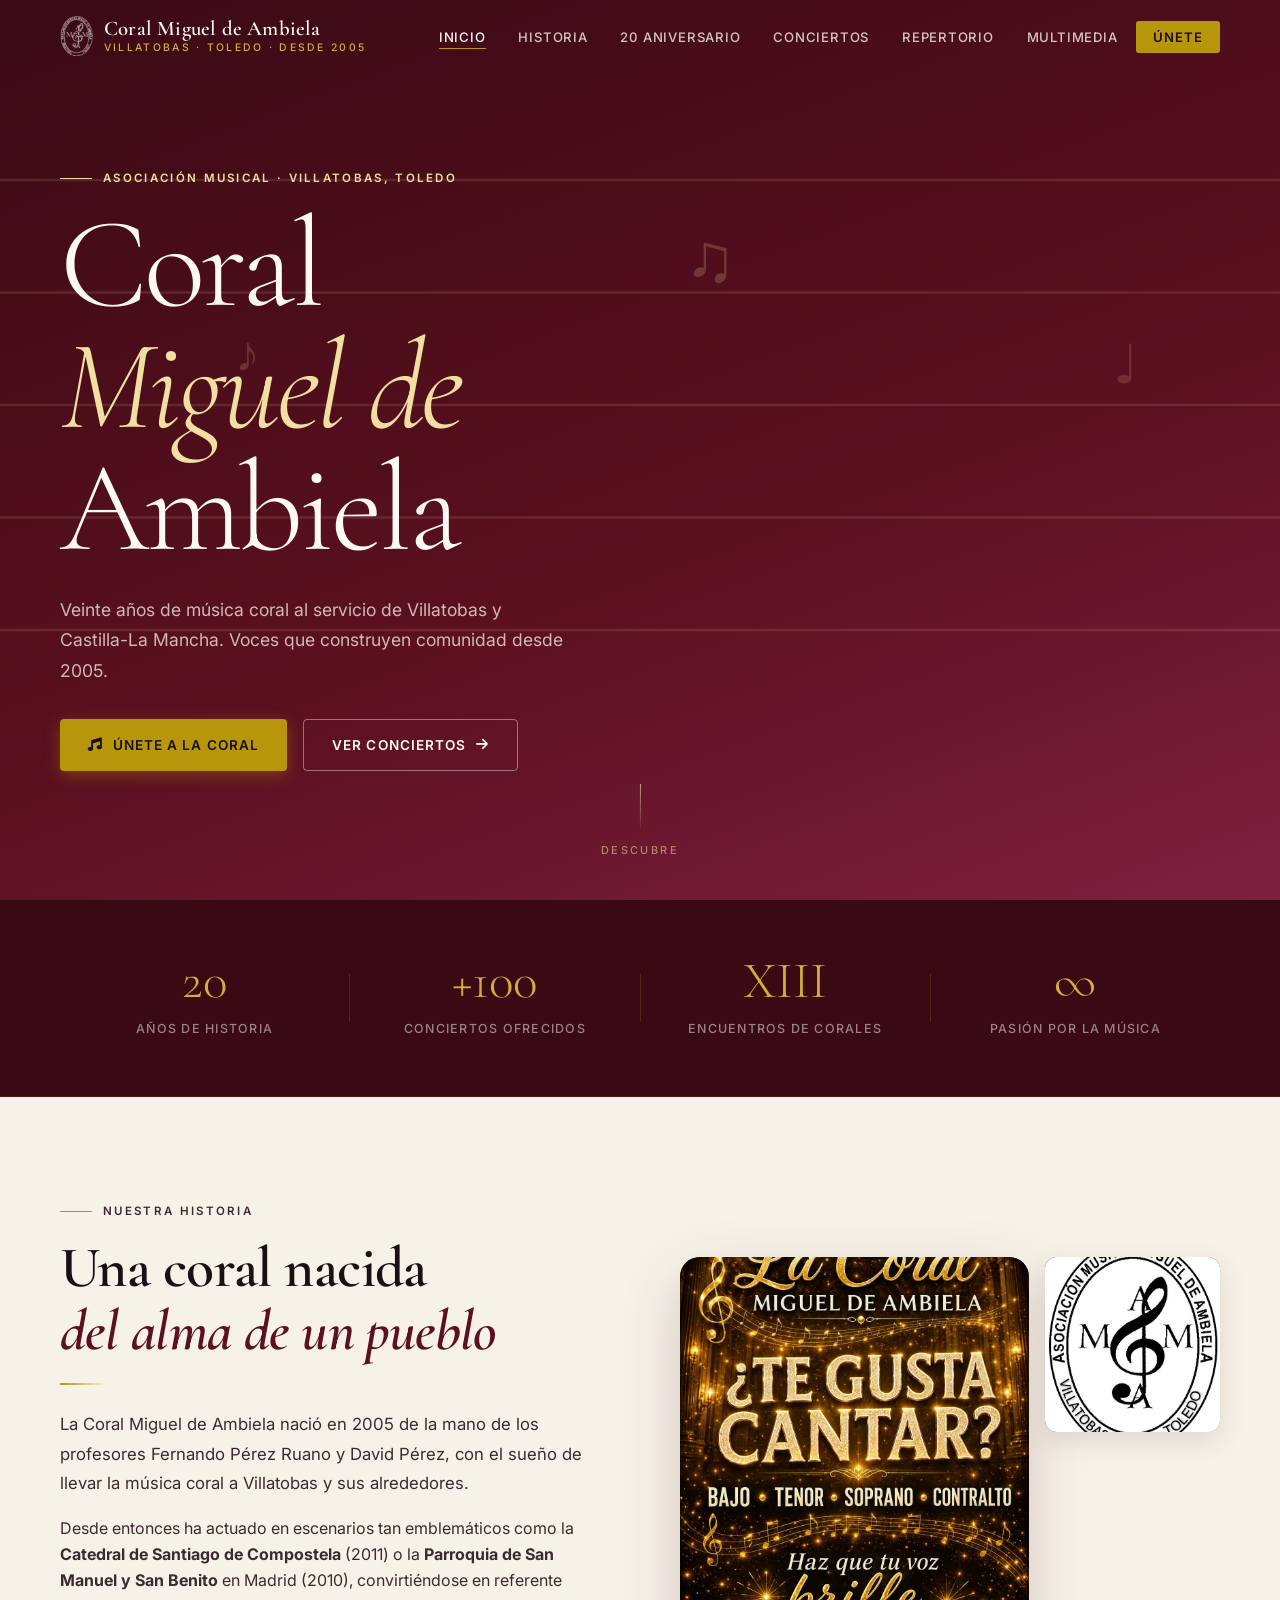
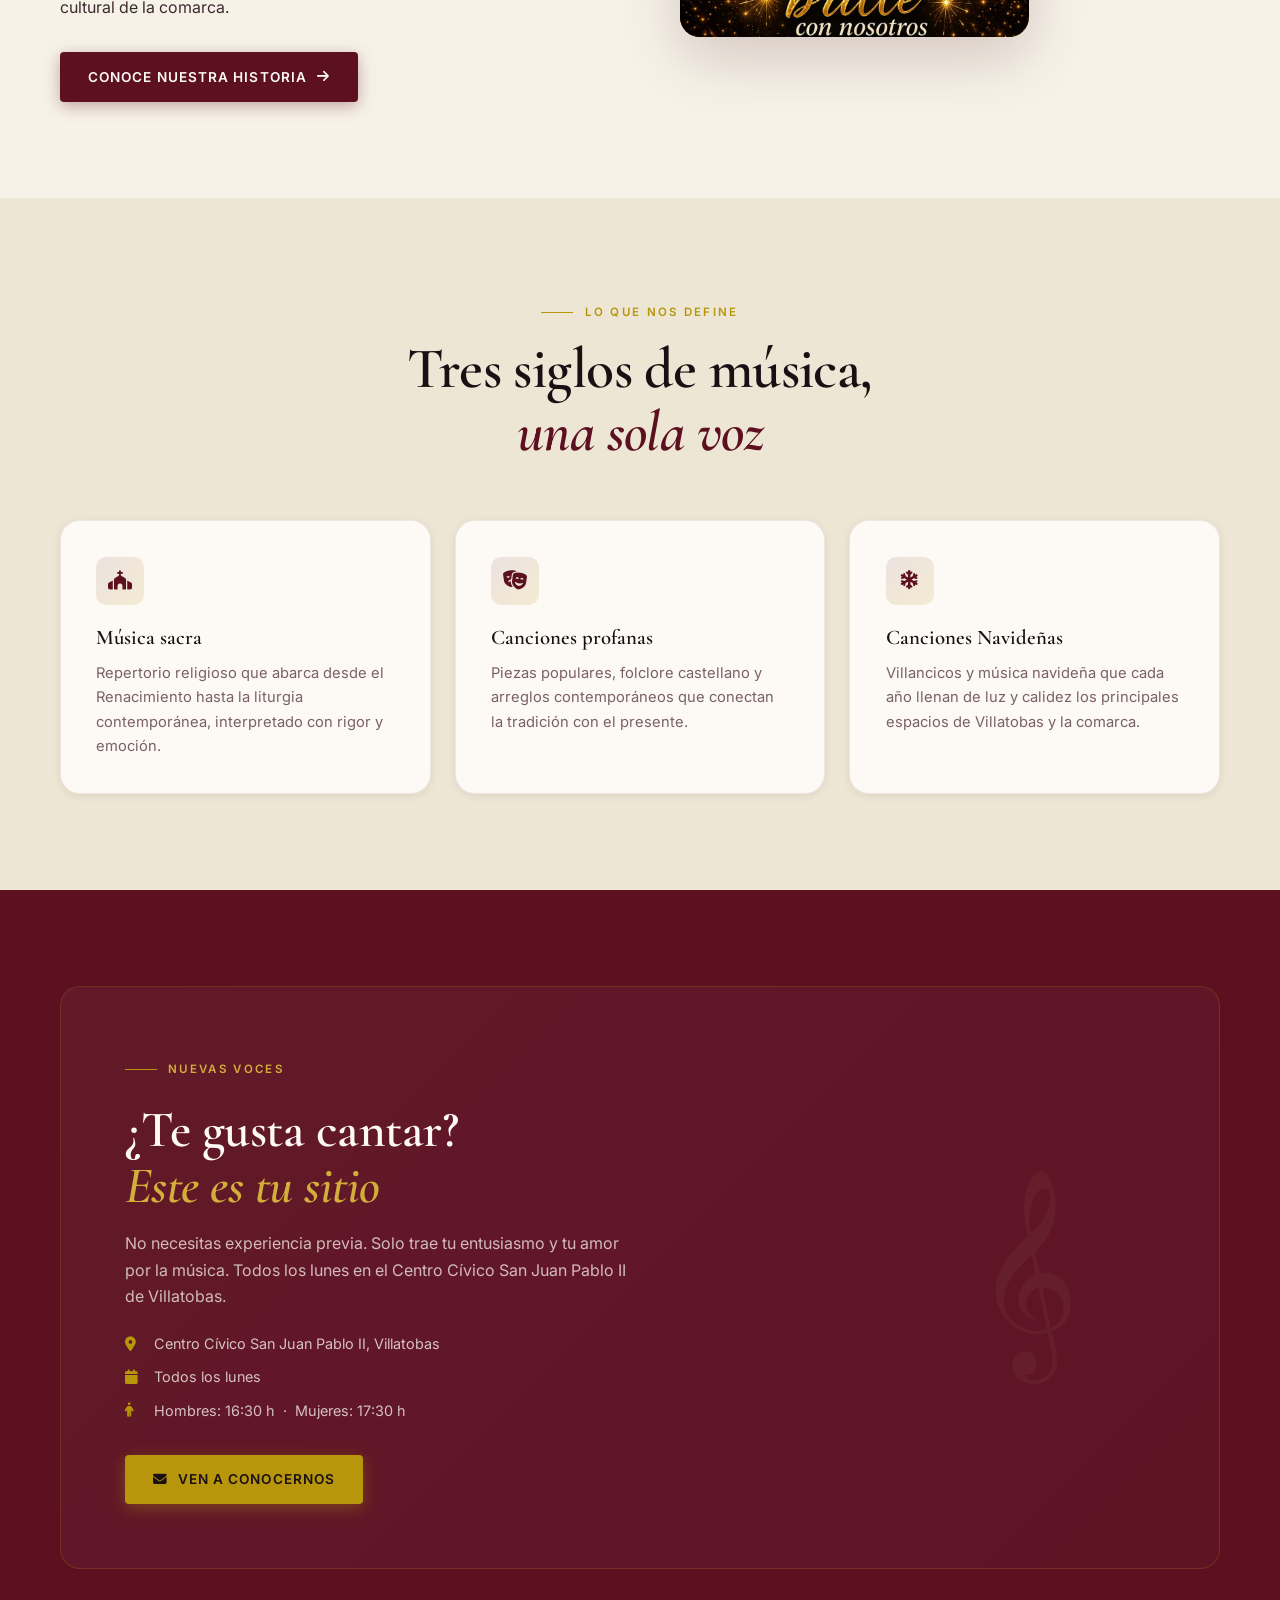
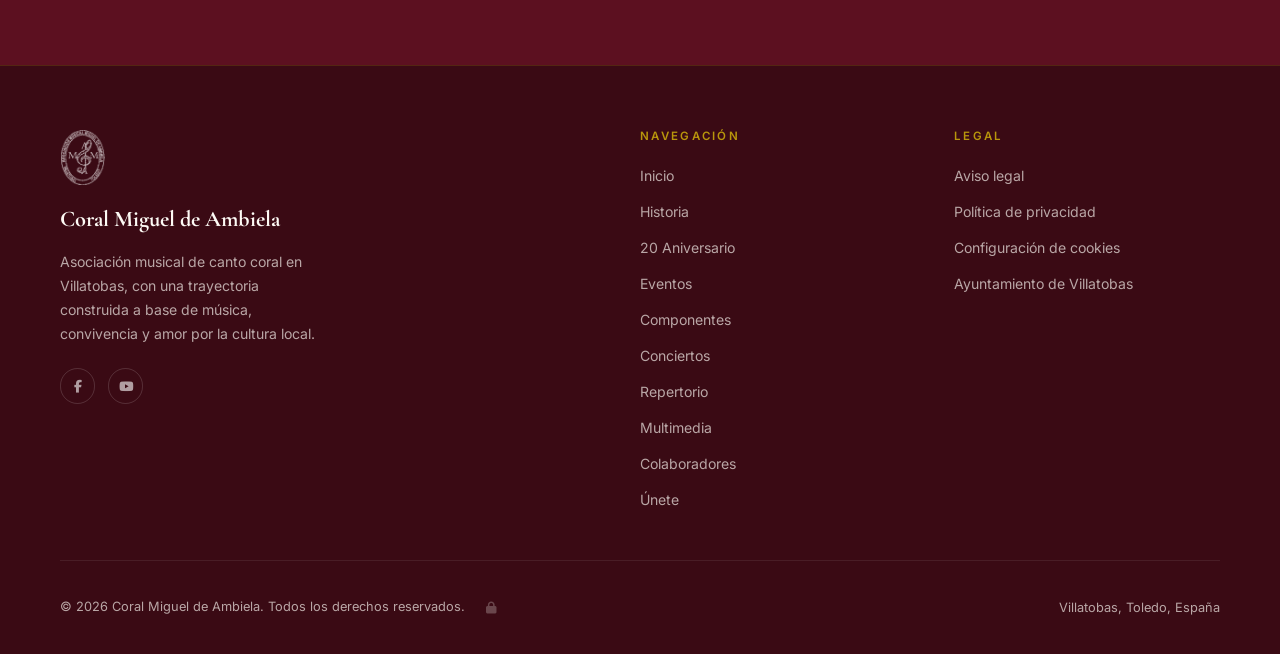
<file: index.html>
<!DOCTYPE html>
<html lang="es">
<head>
  <meta charset="UTF-8">
  <meta name="viewport" content="width=device-width, initial-scale=1.0">
  <title>Coral Miguel de Ambiela | Villatobas, Toledo</title>
  <meta name="description" content="Asociación musical de canto coral desde 2005 en Villatobas, Toledo. Ensayos todos los lunes. Únete sin experiencia previa.">
  <meta property="og:title" content="Coral Miguel de Ambiela">
  <meta property="og:description" content="Canto coral, historia y comunidad desde Villatobas, Toledo.">
  <meta name="theme-color" content="#3A0A14">
  <link rel="icon" type="image/png" href="img/favicon.png">
  <link rel="stylesheet" href="css/main.css">
  <link rel="stylesheet" href="css/home.css">
  <link rel="stylesheet" href="css/media.css">
  <link rel="stylesheet" href="https://cdnjs.cloudflare.com/ajax/libs/font-awesome/6.5.2/css/all.min.css" crossorigin="anonymous">
</head>
<body>

<!-- ── NAV ──────────────────────────────────────────────────── -->
<nav class="site-nav" aria-label="Navegación principal">
  <div class="container nav-inner">
    <a href="index.html" class="nav-brand" aria-label="Inicio Coral Miguel de Ambiela">
      <img src="img/logo-blanco.png" class="nav-logo" alt="" aria-hidden="true">
      <span class="nav-brand-text">
        <strong>Coral Miguel de Ambiela</strong>
        <span>Villatobas · Toledo · Desde 2005</span>
      </span>
    </a>
    <ul class="nav-links" id="nav-links" role="list">
      <li><a href="index.html">Inicio</a></li>
      <li><a href="pages/historia.html">Historia</a></li>
      <li><a href="pages/20-aniversario.html">20 Aniversario</a></li>
      <li><a href="pages/conciertos.html">Conciertos</a></li>
      <li><a href="pages/repertorio.html">Repertorio</a></li>
      <li><a href="pages/multimedia.html">Multimedia</a></li>
      <li><a href="pages/contacto.html" class="nav-cta">Únete</a></li>
    </ul>
    <button class="nav-toggle" id="nav-toggle" aria-controls="nav-links" aria-expanded="false" aria-label="Abrir menú">
      <span></span><span></span><span></span>
    </button>
  </div>
</nav>

<div class="page-wrapper">

<!-- ── HERO ─────────────────────────────────────────────────── -->
<header class="hero" role="banner">
  <!-- Pentagrama SVG animado de fondo -->
  <div class="hero-stave" aria-hidden="true">
    <svg viewBox="0 0 1200 400" preserveAspectRatio="xMidYMid slice" xmlns="http://www.w3.org/2000/svg">
      <line x1="0" y1="80"  x2="1200" y2="80"  stroke="rgba(240,223,160,0.12)" stroke-width="1.2"/>
      <line x1="0" y1="130" x2="1200" y2="130" stroke="rgba(240,223,160,0.12)" stroke-width="1.2"/>
      <line x1="0" y1="180" x2="1200" y2="180" stroke="rgba(240,223,160,0.12)" stroke-width="1.2"/>
      <line x1="0" y1="230" x2="1200" y2="230" stroke="rgba(240,223,160,0.12)" stroke-width="1.2"/>
      <line x1="0" y1="280" x2="1200" y2="280" stroke="rgba(240,223,160,0.12)" stroke-width="1.2"/>
      <!-- Clave de Sol estilizada -->
      <text x="60" y="235" font-size="160" fill="rgba(184,150,12,0.13)" font-family="serif">𝄞</text>
      <text x="960" y="220" font-size="100" fill="rgba(184,150,12,0.08)" font-family="serif">𝄞</text>
      <!-- Notas flotantes -->
      <text class="note n1" x="240" y="115" font-size="28" fill="rgba(240,223,160,0.22)" font-family="serif">♩</text>
      <text class="note n2" x="420" y="165" font-size="22" fill="rgba(240,223,160,0.18)" font-family="serif">♪</text>
      <text class="note n3" x="620" y="125" font-size="30" fill="rgba(240,223,160,0.2)"  font-family="serif">♫</text>
      <text class="note n4" x="810" y="170" font-size="24" fill="rgba(240,223,160,0.16)" font-family="serif">♩</text>
      <text class="note n5" x="1050" y="140" font-size="26" fill="rgba(240,223,160,0.18)" font-family="serif">♪</text>
    </svg>
  </div>

  <div class="container hero-content">
    <p class="eyebrow hero-eyebrow reveal editable" data-edit-id="home-hero-eyebrow" data-edit-type="text">Asociación Musical · Villatobas, Toledo</p>
    <h1 class="hero-title reveal reveal-delay-1">
      Coral<br>
      <em>Miguel de</em><br>
      Ambiela
    </h1>
    <p class="hero-sub reveal reveal-delay-2 editable" data-edit-id="home-hero-sub" data-edit-type="textarea">Veinte años de música coral al servicio de Villatobas y Castilla-La Mancha. Voces que construyen comunidad desde 2005.</p>
    <div class="btn-row reveal reveal-delay-3">
      <a href="pages/contacto.html" class="btn btn-gold">
        <i class="fa-solid fa-music" aria-hidden="true"></i>
        <span class="editable" data-edit-id="home-hero-btn1" data-edit-type="text">Únete a la coral</span>
      </a>
      <a href="pages/conciertos.html" class="btn btn-outline">
        <span class="editable" data-edit-id="home-hero-btn2" data-edit-type="text">Ver conciertos</span>
        <i class="fa-solid fa-arrow-right" aria-hidden="true"></i>
      </a>
    </div>
  </div>

  <!-- Scroll indicator -->
  <div class="hero-scroll" aria-hidden="true">
    <span class="scroll-line"></span>
    <span class="scroll-label">Descubre</span>
  </div>
</header>

<!-- ── STATS ─────────────────────────────────────────────────── -->
<section class="stats-band">
  <div class="container stats-grid">
    <div class="stat reveal">
      <strong class="editable" data-edit-id="stats-anos" data-edit-type="text">20</strong>
      <span>Años de historia</span>
    </div>
    <div class="stat-divider" aria-hidden="true"></div>
    <div class="stat reveal reveal-delay-1">
      <strong class="editable" data-edit-id="stats-conciertos" data-edit-type="text">+100</strong>
      <span>Conciertos ofrecidos</span>
    </div>
    <div class="stat-divider" aria-hidden="true"></div>
    <div class="stat reveal reveal-delay-2">
      <strong class="editable" data-edit-id="stats-encuentros" data-edit-type="text">XIII</strong>
      <span>Encuentros de corales</span>
    </div>
    <div class="stat-divider" aria-hidden="true"></div>
    <div class="stat reveal reveal-delay-3">
      <strong>∞</strong>
      <span>Pasión por la música</span>
    </div>
  </div>
</section>

<!-- ── HISTORIA BREVE ─────────────────────────────────────────── -->
<section class="section about-home">
  <div class="container about-grid">
    <div class="about-text">
      <p class="eyebrow reveal editable" data-edit-id="home-historia-eyebrow" data-edit-type="text">Nuestra historia</p>
      <h2 class="reveal reveal-delay-1">Una coral nacida<br><em>del alma de un pueblo</em></h2>
      <div class="divider reveal reveal-delay-2"></div>
      <p class="lead reveal reveal-delay-2 editable" data-edit-id="home-historia-lead" data-edit-type="textarea">La Coral Miguel de Ambiela nació en 2005 de la mano de los profesores Fernando Pérez Ruano y David Pérez, con el sueño de llevar la música coral a Villatobas y sus alrededores.</p>
      <p class="reveal reveal-delay-3">
        Desde entonces ha actuado en escenarios tan emblemáticos como la <strong>Catedral de Santiago
        de Compostela</strong> (2011) o la <strong>Parroquia de San Manuel y San Benito</strong> en Madrid (2010),
        convirtiéndose en referente cultural de la comarca.
      </p>
      <div class="btn-row reveal reveal-delay-3">
        <a href="pages/historia.html" class="btn btn-primary">
          <span class="editable" data-edit-id="home-historia-btn" data-edit-type="text">Conoce nuestra historia</span>
          <i class="fa-solid fa-arrow-right" aria-hidden="true"></i>
        </a>
      </div>
    </div>
    <div class="about-visual reveal reveal-delay-2">
      <div class="about-img img-ph" data-media-id="home-about-1" role="img" aria-label="Fotografía de la coral">
      </div>
      <div class="about-img-small img-ph" data-media-id="home-about-2" role="img" aria-label="Actuación coral">
      </div>
    </div>
  </div>
</section>

<!-- ── PILARES ─────────────────────────────────────────────────── -->
<section class="section section--cream pillars-section">
  <div class="container">
    <div class="pillars-header reveal">
      <p class="eyebrow editable" data-edit-id="home-pilares-eyebrow" data-edit-type="text">Lo que nos define</p>
      <h2>Tres siglos de música,<br><em>una sola voz</em></h2>
    </div>
    <div class="pillars-grid">
      <div class="pillar-card card reveal reveal-delay-1">
        <div class="pillar-icon">
          <i class="fa-solid fa-church" aria-hidden="true"></i>
        </div>
        <h3 class="editable" data-edit-id="home-pilar1-titulo" data-edit-type="text">Música sacra</h3>
        <p class="editable" data-edit-id="home-pilar1-desc" data-edit-type="textarea">Repertorio religioso que abarca desde el Renacimiento hasta la liturgia contemporánea, interpretado con rigor y emoción.</p>
      </div>
      <div class="pillar-card card reveal reveal-delay-2">
        <div class="pillar-icon">
          <i class="fa-solid fa-masks-theater" aria-hidden="true"></i>
        </div>
        <h3 class="editable" data-edit-id="home-pilar2-titulo" data-edit-type="text">Canciones profanas</h3>
        <p class="editable" data-edit-id="home-pilar2-desc" data-edit-type="textarea">Piezas populares, folclore castellano y arreglos contemporáneos que conectan la tradición con el presente.</p>
      </div>
      <div class="pillar-card card reveal reveal-delay-3">
        <div class="pillar-icon">
          <i class="fa-solid fa-snowflake" aria-hidden="true"></i>
        </div>
        <h3 class="editable" data-edit-id="home-pilar3-titulo" data-edit-type="text">Ciclo de Navidad</h3>
        <p class="editable" data-edit-id="home-pilar3-desc" data-edit-type="textarea">Villancicos y música navideña que cada año llenan de luz y calidez los principales espacios de Villatobas y la comarca.</p>
      </div>
    </div>
  </div>
</section>

<!-- ── ÚNETE CTA ───────────────────────────────────────────────── -->
<section class="section join-cta">
  <div class="container">
    <div class="join-band reveal">
      <div class="join-text">
        <p class="eyebrow editable" data-edit-id="home-join-eyebrow" data-edit-type="text" style="color: var(--gold-soft);">Nuevas voces</p>
        <h2>¿Te gusta cantar?<br><em>Este es tu sitio</em></h2>
        <p class="editable" data-edit-id="home-join-texto" data-edit-type="textarea">No necesitas experiencia previa. Solo trae tu entusiasmo y tu amor por la música. Todos los lunes en el Centro Cívico San Juan Pablo II de Villatobas.</p>
        <ul class="join-details">
          <li><i class="fa-solid fa-location-dot" aria-hidden="true"></i> <span><span class="editable" data-edit-id="info-ensayo-lugar" data-edit-type="text">Centro Cívico San Juan Pablo II</span>, Villatobas</span></li>
          <li><i class="fa-solid fa-calendar" aria-hidden="true"></i> <span class="editable" data-edit-id="info-ensayo-dia" data-edit-type="text">Todos los lunes</span></li>
          <li><i class="fa-solid fa-person" aria-hidden="true"></i> <span>Hombres: <span class="editable" data-edit-id="info-ensayo-hombres" data-edit-type="text">16:30 h</span> &nbsp;·&nbsp; Mujeres: <span class="editable" data-edit-id="info-ensayo-mujeres" data-edit-type="text">17:30 h</span></span></li>
        </ul>
        <div class="btn-row">
          <a href="pages/contacto.html" class="btn btn-gold">
            <i class="fa-solid fa-envelope" aria-hidden="true"></i>
            <span class="editable" data-edit-id="home-join-btn" data-edit-type="text">Ven a conocernos</span>
          </a>
        </div>
      </div>
      <div class="join-deco" aria-hidden="true">
        <svg viewBox="0 0 200 200" xmlns="http://www.w3.org/2000/svg">
          <text x="50%" y="55%" text-anchor="middle" dominant-baseline="middle"
                font-size="140" fill="rgba(240,223,160,0.08)" font-family="serif">𝄞</text>
        </svg>
      </div>
    </div>
  </div>
</section>

<!-- ── FOOTER ─────────────────────────────────────────────────── -->
<footer class="site-footer">
  <div class="container">
    <div class="footer-grid">
      <div class="footer-brand">
        <img src="img/logo-blanco.png" class="footer-logo" alt="Coral Miguel de Ambiela">
        <strong>Coral Miguel de Ambiela</strong>
        <p class="editable" data-edit-id="footer-descripcion" data-edit-type="textarea">Asociación musical de canto coral en Villatobas, con una trayectoria construida a base de música, convivencia y amor por la cultura local.</p>
        <div class="social-links" style="margin-top:1.4rem;">
          <a href="https://www.facebook.com/coralmiguelambiela/" class="social-link" target="_blank" rel="noreferrer" aria-label="Facebook">
            <i class="fa-brands fa-facebook-f" aria-hidden="true"></i>
          </a>
          <a href="https://www.youtube.com/channel/UCY3bQiBl7YdPn1gV87L536Q" class="social-link" target="_blank" rel="noreferrer" aria-label="YouTube">
            <i class="fa-brands fa-youtube" aria-hidden="true"></i>
          </a>
        </div>
      </div>
      <div class="footer-col">
        <h4>Navegación</h4>
        <ul>
          <li><a href="index.html">Inicio</a></li>
          <li><a href="pages/historia.html">Historia</a></li>
          <li><a href="pages/20-aniversario.html">20 Aniversario</a></li>
          <li><a href="pages/eventos.html">Eventos</a></li>
          <li><a href="pages/componentes.html">Componentes</a></li>
          <li><a href="pages/conciertos.html">Conciertos</a></li>
          <li><a href="pages/repertorio.html">Repertorio</a></li>
          <li><a href="pages/multimedia.html">Multimedia</a></li>
          <li><a href="pages/colaboradores.html">Colaboradores</a></li>
          <li><a href="pages/contacto.html">Únete</a></li>
        </ul>
      </div>
      <div class="footer-col">
        <h4>Legal</h4>
        <ul>
          <li><a href="https://www.coralmigueldeambiela.com/aviso-legal/" target="_blank" rel="noreferrer">Aviso legal</a></li>
          <li><a href="https://www.coralmigueldeambiela.com/politica-de-privacidad/" target="_blank" rel="noreferrer">Política de privacidad</a></li>
          <li><a href="pages/privacidad-cookies.html">Configuración de cookies</a></li>
          <li><a href="http://www.villatobas.es/" target="_blank" rel="noreferrer">Ayuntamiento de Villatobas</a></li>
        </ul>
      </div>
    </div>
    <div class="footer-bottom">
      <p>&copy; <span class="copyright-year">2025</span> Coral Miguel de Ambiela. Todos los derechos reservados.</p>
      <p>Villatobas, Toledo, España</p>
    </div>
  </div>
</footer>

</div><!-- /page-wrapper -->

<button class="back-top" id="back-top" aria-label="Volver arriba">
  <i class="fa-solid fa-arrow-up" aria-hidden="true"></i>
</button>

<script src="js/main.js"></script>
<script src="js/media.js"></script>
</body>
</html>
</file>
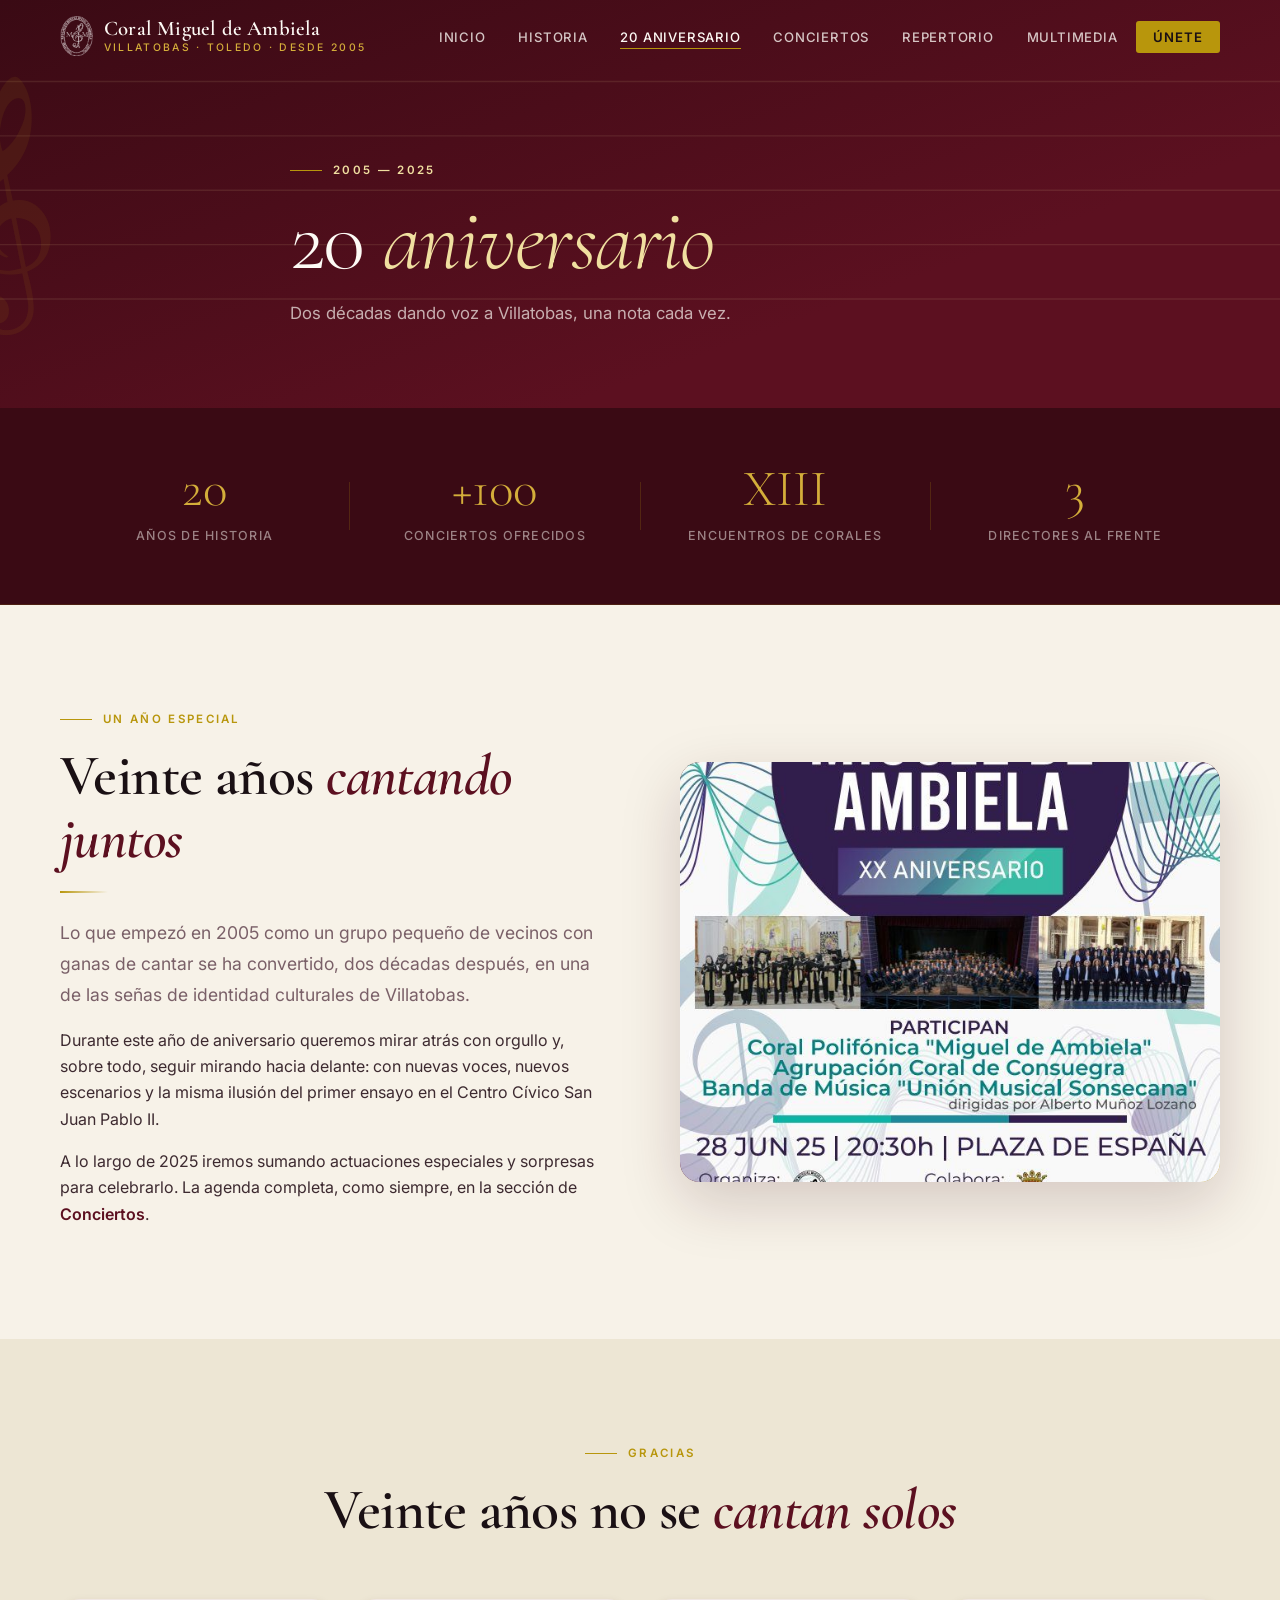
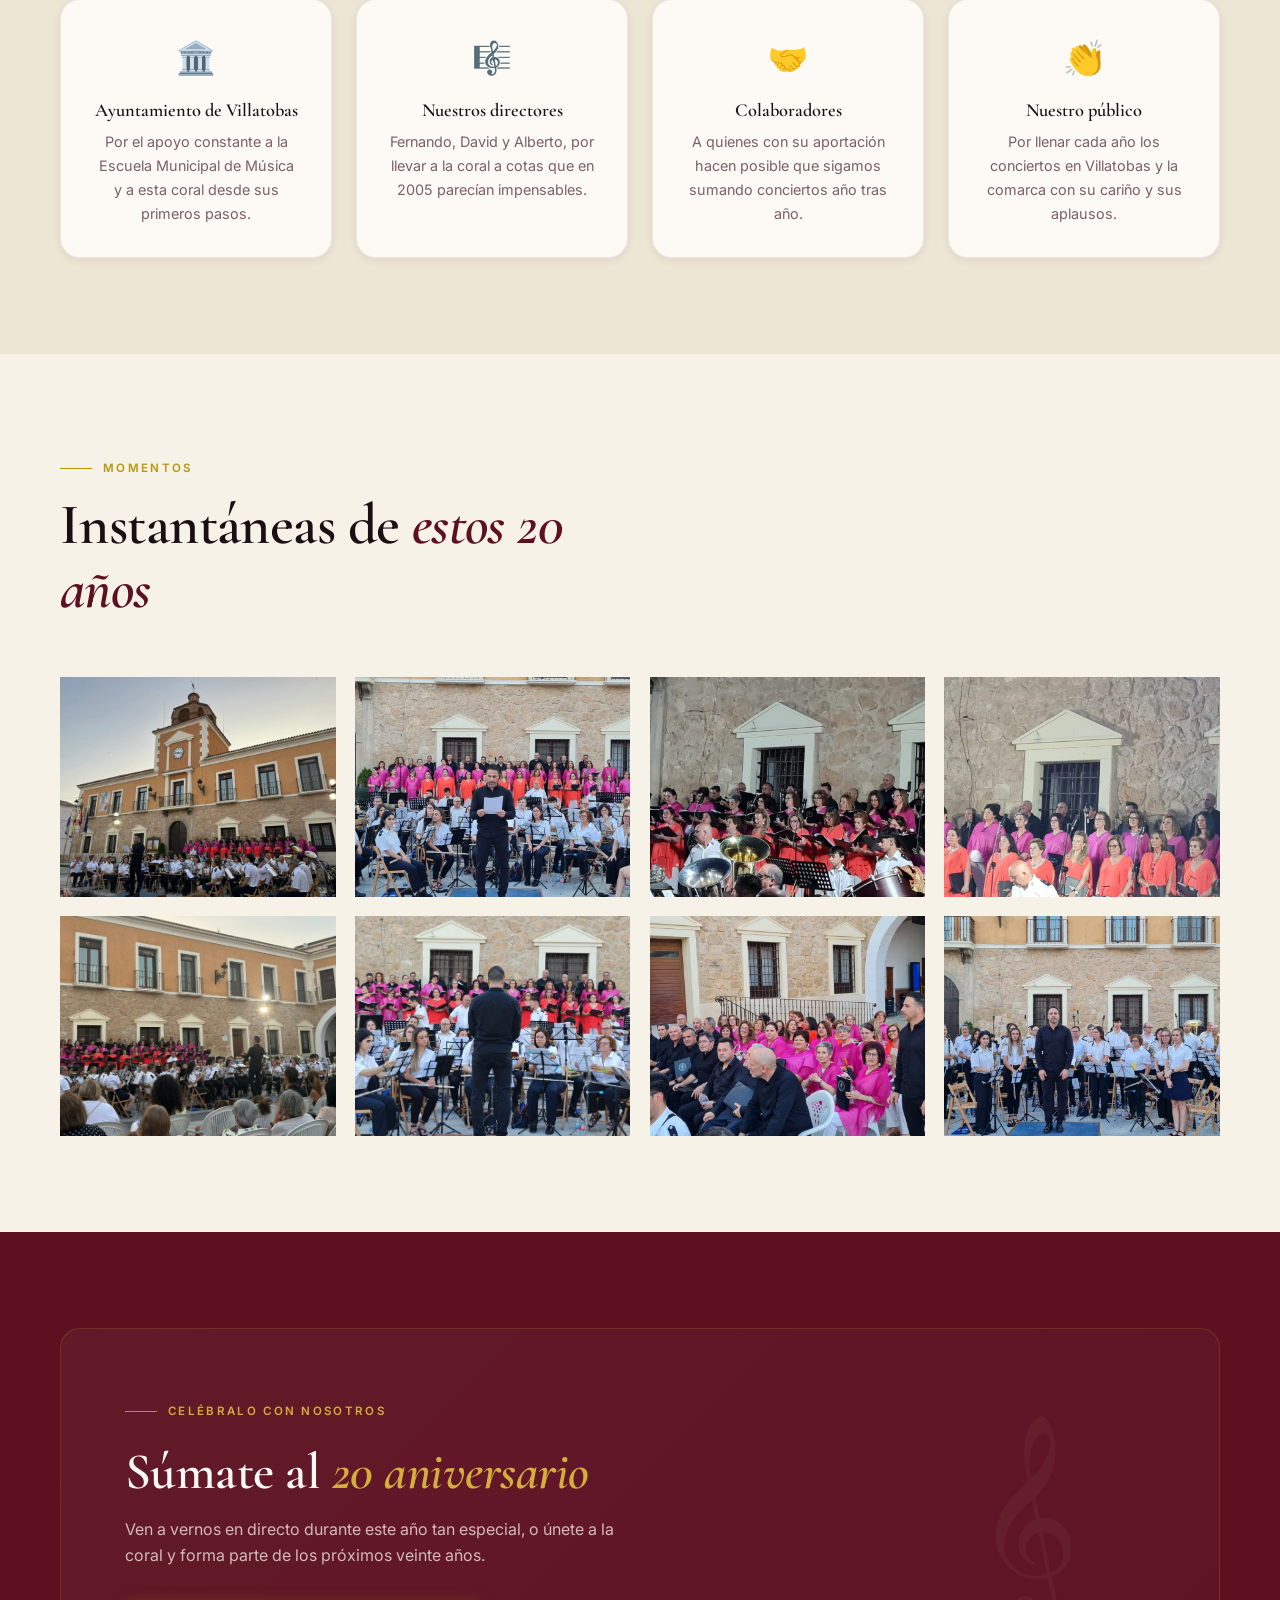
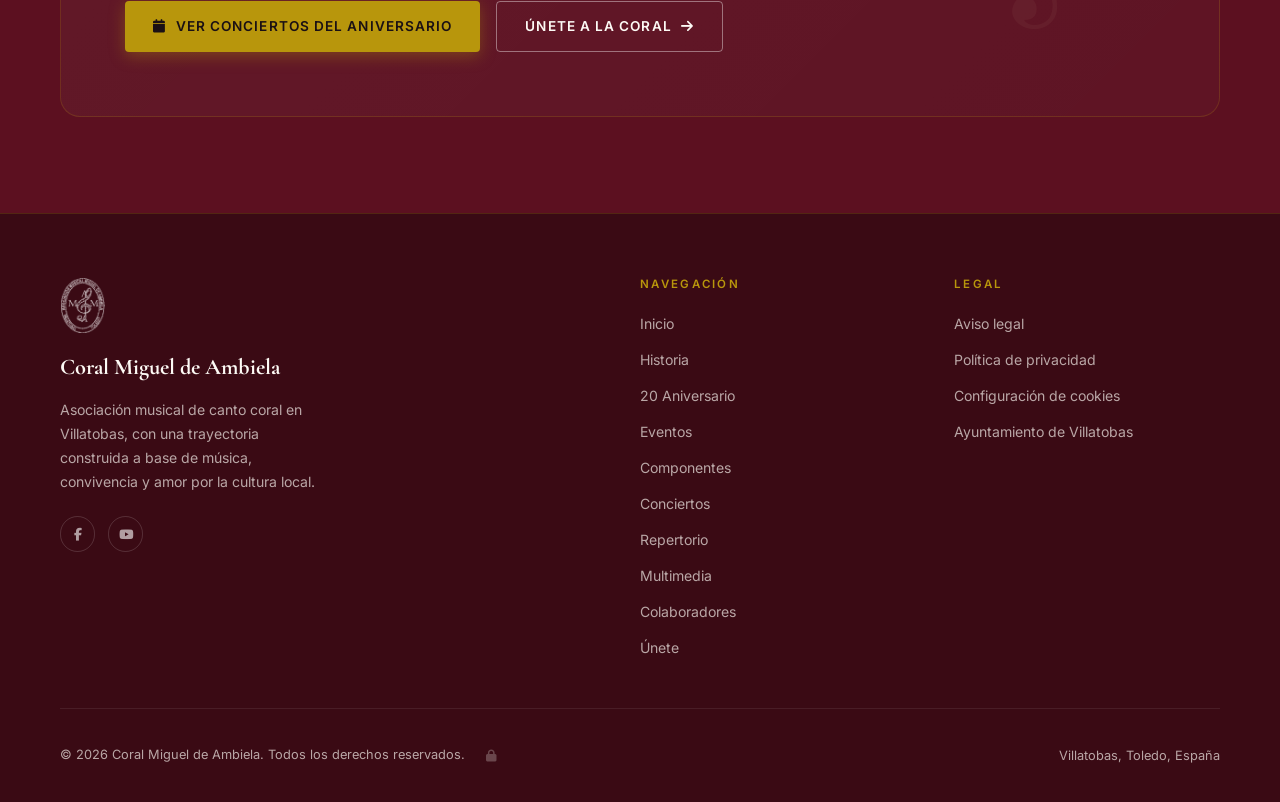
<file: pages/20-aniversario.html>
<!DOCTYPE html>
<html lang="es">
<head>
  <meta charset="UTF-8">
  <meta name="viewport" content="width=device-width, initial-scale=1.0">
  <title>20 Aniversario | Coral Miguel de Ambiela</title>
  <meta name="description" content="La Coral Miguel de Ambiela celebra sus 20 años de historia musical en Villatobas, Toledo. 2005-2025.">
  <meta name="theme-color" content="#3A0A14">
  <link rel="icon" type="image/png" href="../img/favicon.png">
  <link rel="stylesheet" href="../css/main.css">
  <link rel="stylesheet" href="../css/pages.css">
  <link rel="stylesheet" href="../css/home.css">
  <link rel="stylesheet" href="../css/media.css">
  <link rel="stylesheet" href="https://cdnjs.cloudflare.com/ajax/libs/font-awesome/6.5.2/css/all.min.css" crossorigin="anonymous">
</head>
<body>

<nav class="site-nav" aria-label="Navegación principal">
  <div class="container nav-inner">
    <a href="../index.html" class="nav-brand">
      <img src="../img/logo-blanco.png" class="nav-logo" alt="" aria-hidden="true">
      <span class="nav-brand-text">
        <strong>Coral Miguel de Ambiela</strong>
        <span>Villatobas · Toledo · Desde 2005</span>
      </span>
    </a>
    <ul class="nav-links" id="nav-links" role="list">
      <li><a href="../index.html">Inicio</a></li>
      <li><a href="historia.html">Historia</a></li>
      <li><a href="20-aniversario.html">20 Aniversario</a></li>
      <li><a href="conciertos.html">Conciertos</a></li>
      <li><a href="repertorio.html">Repertorio</a></li>
      <li><a href="multimedia.html">Multimedia</a></li>
      <li><a href="contacto.html" class="nav-cta">Únete</a></li>
    </ul>
    <button class="nav-toggle" id="nav-toggle" aria-controls="nav-links" aria-expanded="false" aria-label="Abrir menú">
      <span></span><span></span><span></span>
    </button>
  </div>
</nav>

<div class="page-wrapper">

<header class="page-hero">
  <div class="page-hero-bg" aria-hidden="true">
    <svg viewBox="0 0 1200 300" preserveAspectRatio="xMidYMid slice" xmlns="http://www.w3.org/2000/svg">
      <line x1="0" y1="60"  x2="1200" y2="60"  stroke="rgba(240,223,160,0.1)" stroke-width="1"/>
      <line x1="0" y1="100" x2="1200" y2="100" stroke="rgba(240,223,160,0.1)" stroke-width="1"/>
      <line x1="0" y1="140" x2="1200" y2="140" stroke="rgba(240,223,160,0.1)" stroke-width="1"/>
      <line x1="0" y1="180" x2="1200" y2="180" stroke="rgba(240,223,160,0.1)" stroke-width="1"/>
      <line x1="0" y1="220" x2="1200" y2="220" stroke="rgba(240,223,160,0.1)" stroke-width="1"/>
      <text x="80" y="200" font-size="160" fill="rgba(184,150,12,0.09)" font-family="serif">𝄞</text>
    </svg>
  </div>
  <div class="container page-hero-content">
    <p class="eyebrow reveal editable" data-edit-id="aniv-hero-eyebrow" data-edit-type="text" style="color:var(--gold-pale)">2005 — 2025</p>
    <h1 class="reveal reveal-delay-1">20 <em>aniversario</em></h1>
    <p class="page-hero-sub reveal reveal-delay-2 editable" data-edit-id="aniv-hero-sub" data-edit-type="text">Dos décadas dando voz a Villatobas, una nota cada vez.</p>
  </div>
</header>

<!-- CIFRAS -->
<section class="stats-band">
  <div class="container stats-grid">
    <div class="stat reveal">
      <strong class="editable" data-edit-id="stats-anos" data-edit-type="text">20</strong>
      <span>Años de historia</span>
    </div>
    <div class="stat-divider" aria-hidden="true"></div>
    <div class="stat reveal reveal-delay-1">
      <strong class="editable" data-edit-id="stats-conciertos" data-edit-type="text">+100</strong>
      <span>Conciertos ofrecidos</span>
    </div>
    <div class="stat-divider" aria-hidden="true"></div>
    <div class="stat reveal reveal-delay-2">
      <strong class="editable" data-edit-id="stats-encuentros" data-edit-type="text">XIII</strong>
      <span>Encuentros de corales</span>
    </div>
    <div class="stat-divider" aria-hidden="true"></div>
    <div class="stat reveal reveal-delay-3">
      <strong>3</strong>
      <span>Directores al frente</span>
    </div>
  </div>
</section>

<!-- INTRO ANIVERSARIO -->
<section class="section">
  <div class="container story-block">
    <div class="story-text reveal">
      <p class="eyebrow editable" data-edit-id="aniv-intro-eyebrow" data-edit-type="text">Un año especial</p>
      <h2>Veinte años <em>cantando juntos</em></h2>
      <div class="divider"></div>
      <p class="lead editable" data-edit-id="aniv-intro-lead" data-edit-type="textarea">Lo que empezó en 2005 como un grupo pequeño de vecinos con ganas de cantar se ha convertido, dos décadas después, en una de las señas de identidad culturales de Villatobas.</p>
      <p class="editable" data-edit-id="aniv-intro-p2" data-edit-type="textarea">Durante este año de aniversario queremos mirar atrás con orgullo y, sobre todo, seguir mirando hacia delante: con nuevas voces, nuevos escenarios y la misma ilusión del primer ensayo en el Centro Cívico San Juan Pablo II.</p>
      <p>A lo largo de 2025 iremos sumando actuaciones especiales y sorpresas para celebrarlo. La agenda completa, como siempre, en la sección de <a href="conciertos.html" style="color:var(--garnet); font-weight:600;">Conciertos</a>.</p>
    </div>
    <div class="story-media reveal reveal-delay-2">
      <div class="img-ph story-img" data-media-id="aniversario-portada" role="img" aria-label="20 aniversario de la coral">
      </div>
    </div>
  </div>
</section>

<!-- AGRADECIMIENTOS -->
<section class="section section--cream">
  <div class="container">
    <div class="section-header centered reveal">
      <p class="eyebrow editable" data-edit-id="aniv-gracias-eyebrow" data-edit-type="text">Gracias</p>
      <h2>Veinte años no se <em>cantan solos</em></h2>
    </div>
    <div style="display:grid; grid-template-columns: repeat(auto-fit, minmax(240px,1fr)); gap:1.5rem; margin-top:1rem;">
      <div class="card reveal" style="padding:2rem; text-align:center;">
        <div style="font-size:2rem; margin-bottom:1rem;">🏛️</div>
        <h3 style="font-size:1.15rem; margin-bottom:0.6rem;" class="editable" data-edit-id="aniv-gracias1-titulo" data-edit-type="text">Ayuntamiento de Villatobas</h3>
        <p style="font-size:0.9rem; color:var(--ink-muted)" class="editable" data-edit-id="aniv-gracias1-texto" data-edit-type="textarea">Por el apoyo constante a la Escuela Municipal de Música y a esta coral desde sus primeros pasos.</p>
      </div>
      <div class="card reveal reveal-delay-1" style="padding:2rem; text-align:center;">
        <div style="font-size:2rem; margin-bottom:1rem;">🎼</div>
        <h3 style="font-size:1.15rem; margin-bottom:0.6rem;" class="editable" data-edit-id="aniv-gracias2-titulo" data-edit-type="text">Nuestros directores</h3>
        <p style="font-size:0.9rem; color:var(--ink-muted)" class="editable" data-edit-id="aniv-gracias2-texto" data-edit-type="textarea">Fernando, David y Alberto, por llevar a la coral a cotas que en 2005 parecían impensables.</p>
      </div>
      <div class="card reveal reveal-delay-2" style="padding:2rem; text-align:center;">
        <div style="font-size:2rem; margin-bottom:1rem;">🤝</div>
        <h3 style="font-size:1.15rem; margin-bottom:0.6rem;" class="editable" data-edit-id="aniv-gracias3-titulo" data-edit-type="text">Colaboradores</h3>
        <p style="font-size:0.9rem; color:var(--ink-muted)" class="editable" data-edit-id="aniv-gracias3-texto" data-edit-type="textarea">A quienes con su aportación hacen posible que sigamos sumando conciertos año tras año.</p>
      </div>
      <div class="card reveal reveal-delay-3" style="padding:2rem; text-align:center;">
        <div style="font-size:2rem; margin-bottom:1rem;">👏</div>
        <h3 style="font-size:1.15rem; margin-bottom:0.6rem;" class="editable" data-edit-id="aniv-gracias4-titulo" data-edit-type="text">Nuestro público</h3>
        <p style="font-size:0.9rem; color:var(--ink-muted)" class="editable" data-edit-id="aniv-gracias4-texto" data-edit-type="textarea">Por llenar cada año los conciertos de Villatobas y la comarca con su cariño y sus aplausos.</p>
      </div>
    </div>
  </div>
</section>

<!-- GALERÍA DE LA CELEBRACIÓN -->
<section class="section">
  <div class="container">
    <div class="section-header reveal">
      <p class="eyebrow editable" data-edit-id="aniv-galeria-eyebrow" data-edit-type="text">Momentos</p>
      <h2>Instantáneas de <em>estos 20 años</em></h2>
    </div>
    <div class="dyn-gallery-grid reveal reveal-delay-1" data-gallery-id="aniversario-momentos" data-gallery-variant="grid">
      <div class="img-ph" data-media-id="aniversario-momento-1" role="img" aria-label="Momento del 20 aniversario"></div>
      <div class="img-ph" data-media-id="aniversario-momento-2" role="img" aria-label="Momento del 20 aniversario"></div>
      <button type="button" class="dyn-gallery-add" data-gallery-add>
        <i class="fa-solid fa-plus" aria-hidden="true"></i>
        <span>Añadir foto</span>
      </button>
    </div>
  </div>
</section>

<!-- CTA -->
<section class="section join-cta">
  <div class="container">
    <div class="join-band reveal">
      <div class="join-text">
        <p class="eyebrow editable" data-edit-id="aniv-cta-eyebrow" data-edit-type="text" style="color: var(--gold-soft);">Celébralo con nosotros</p>
        <h2>Súmate al <em>20 aniversario</em></h2>
        <p class="editable" data-edit-id="aniv-cta-texto" data-edit-type="textarea">Ven a vernos en directo durante este año tan especial, o únete a la coral y forma parte de los próximos veinte años.</p>
        <div class="btn-row">
          <a href="conciertos.html" class="btn btn-gold">
            <i class="fa-solid fa-calendar" aria-hidden="true"></i>
            <span class="editable" data-edit-id="aniv-cta-btn1" data-edit-type="text">Ver conciertos del aniversario</span>
          </a>
          <a href="contacto.html" class="btn btn-outline">
            <span class="editable" data-edit-id="aniv-cta-btn2" data-edit-type="text">Únete a la coral</span>
            <i class="fa-solid fa-arrow-right" aria-hidden="true"></i>
          </a>
        </div>
      </div>
      <div class="join-deco" aria-hidden="true">
        <svg viewBox="0 0 200 200" xmlns="http://www.w3.org/2000/svg">
          <text x="50%" y="55%" text-anchor="middle" dominant-baseline="middle"
                font-size="140" fill="rgba(240,223,160,0.08)" font-family="serif">𝄞</text>
        </svg>
      </div>
    </div>
  </div>
</section>

<footer class="site-footer">
  <div class="container">
    <div class="footer-grid">
      <div class="footer-brand">
        <img src="../img/logo-blanco.png" class="footer-logo" alt="Coral Miguel de Ambiela">
        <strong>Coral Miguel de Ambiela</strong>
        <p class="editable" data-edit-id="footer-descripcion" data-edit-type="textarea">Asociación musical de canto coral en Villatobas, con una trayectoria construida a base de música, convivencia y amor por la cultura local.</p>
        <div class="social-links" style="margin-top:1.4rem;">
          <a href="https://www.facebook.com/coralmiguelambiela/" class="social-link" target="_blank" rel="noreferrer" aria-label="Facebook"><i class="fa-brands fa-facebook-f"></i></a>
          <a href="https://www.youtube.com/channel/UCY3bQiBl7YdPn1gV87L536Q" class="social-link" target="_blank" rel="noreferrer" aria-label="YouTube"><i class="fa-brands fa-youtube"></i></a>
        </div>
      </div>
      <div class="footer-col">
        <h4>Navegación</h4>
        <ul>
          <li><a href="../index.html">Inicio</a></li>
          <li><a href="historia.html">Historia</a></li>
          <li><a href="20-aniversario.html">20 Aniversario</a></li>
          <li><a href="eventos.html">Eventos</a></li>
          <li><a href="componentes.html">Componentes</a></li>
          <li><a href="conciertos.html">Conciertos</a></li>
          <li><a href="repertorio.html">Repertorio</a></li>
          <li><a href="multimedia.html">Multimedia</a></li>
          <li><a href="colaboradores.html">Colaboradores</a></li>
          <li><a href="contacto.html">Únete</a></li>
        </ul>
      </div>
      <div class="footer-col">
        <h4>Legal</h4>
        <ul>
          <li><a href="https://www.coralmigueldeambiela.com/aviso-legal/" target="_blank" rel="noreferrer">Aviso legal</a></li>
          <li><a href="https://www.coralmigueldeambiela.com/politica-de-privacidad/" target="_blank" rel="noreferrer">Política de privacidad</a></li>
          <li><a href="privacidad-cookies.html">Configuración de cookies</a></li>
          <li><a href="http://www.villatobas.es/" target="_blank" rel="noreferrer">Ayuntamiento de Villatobas</a></li>
        </ul>
      </div>
    </div>
    <div class="footer-bottom">
      <p>&copy; <span class="copyright-year">2025</span> Coral Miguel de Ambiela. Todos los derechos reservados.</p>
      <p>Villatobas, Toledo, España</p>
    </div>
  </div>
</footer>

</div>

<button class="back-top" id="back-top" aria-label="Volver arriba">
  <i class="fa-solid fa-arrow-up" aria-hidden="true"></i>
</button>

<script src="../js/main.js"></script>
<script src="../js/media.js"></script>
</body>
</html>
</file>
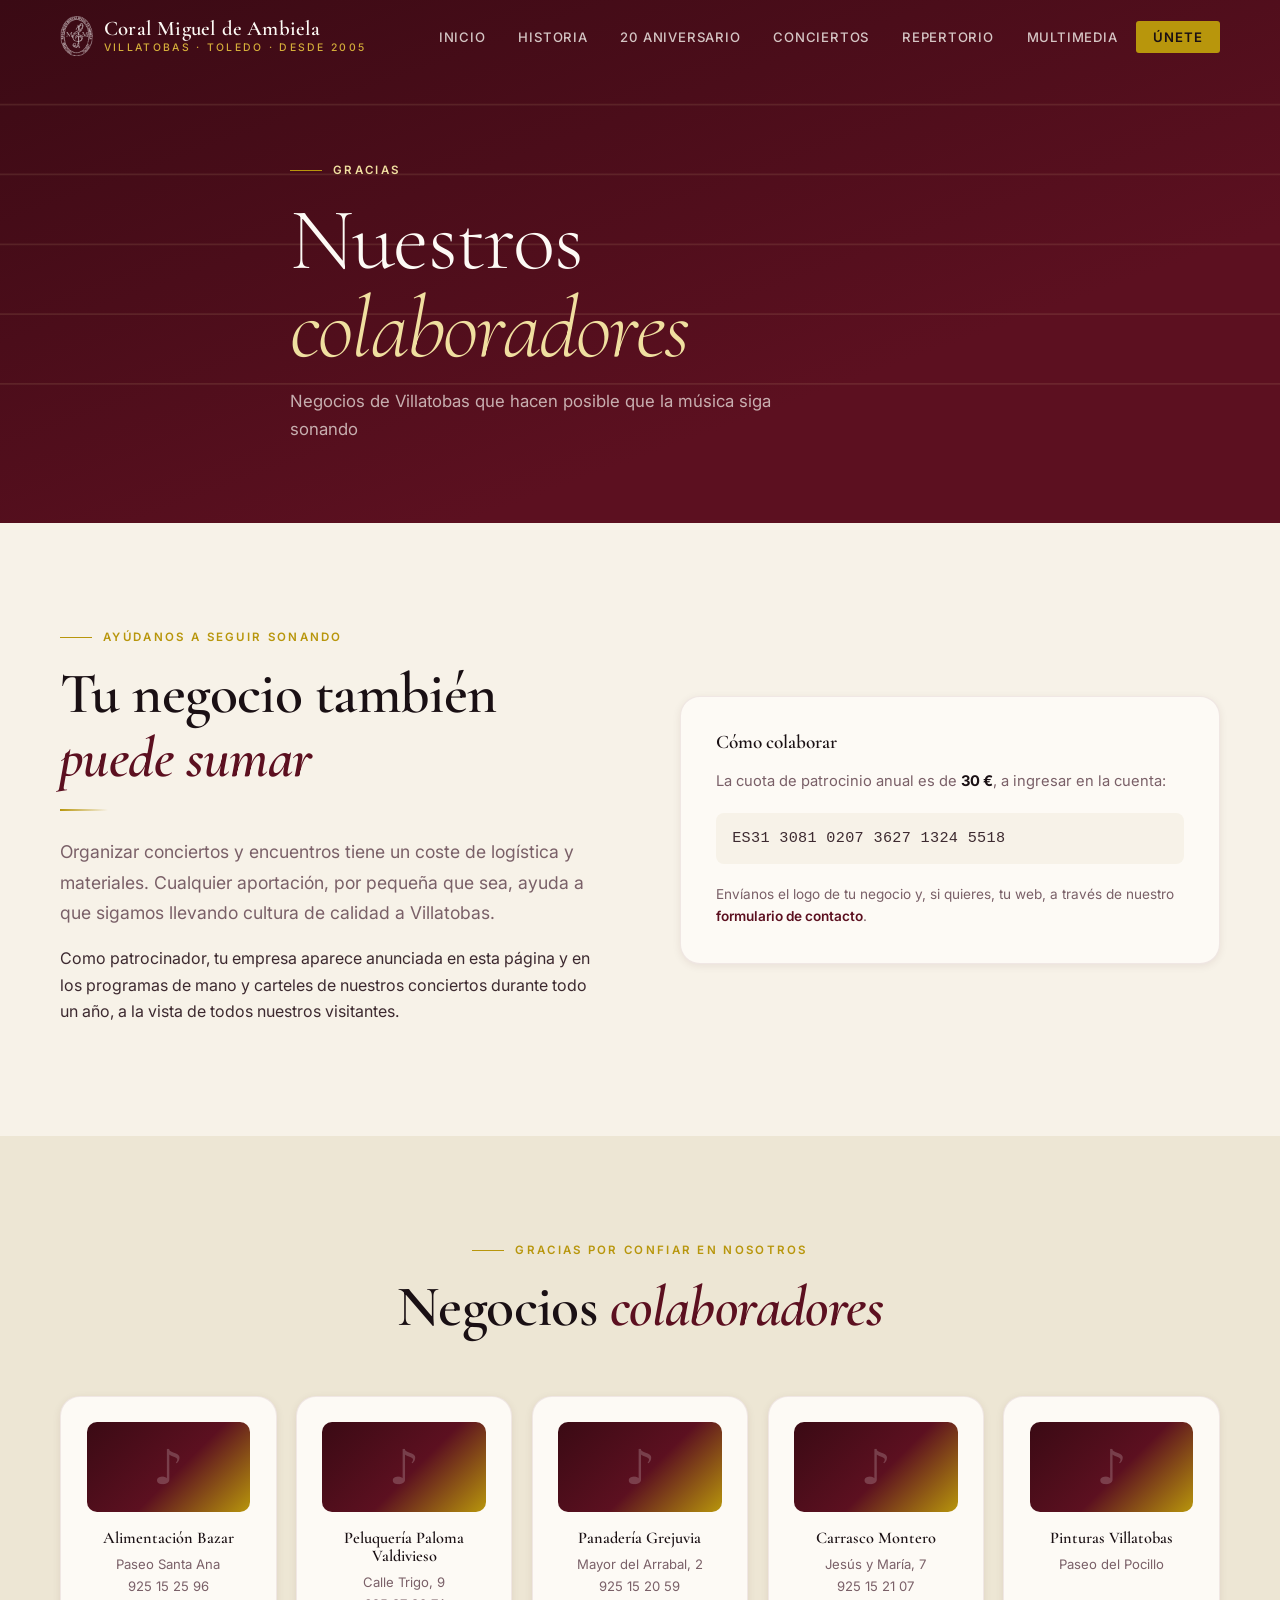
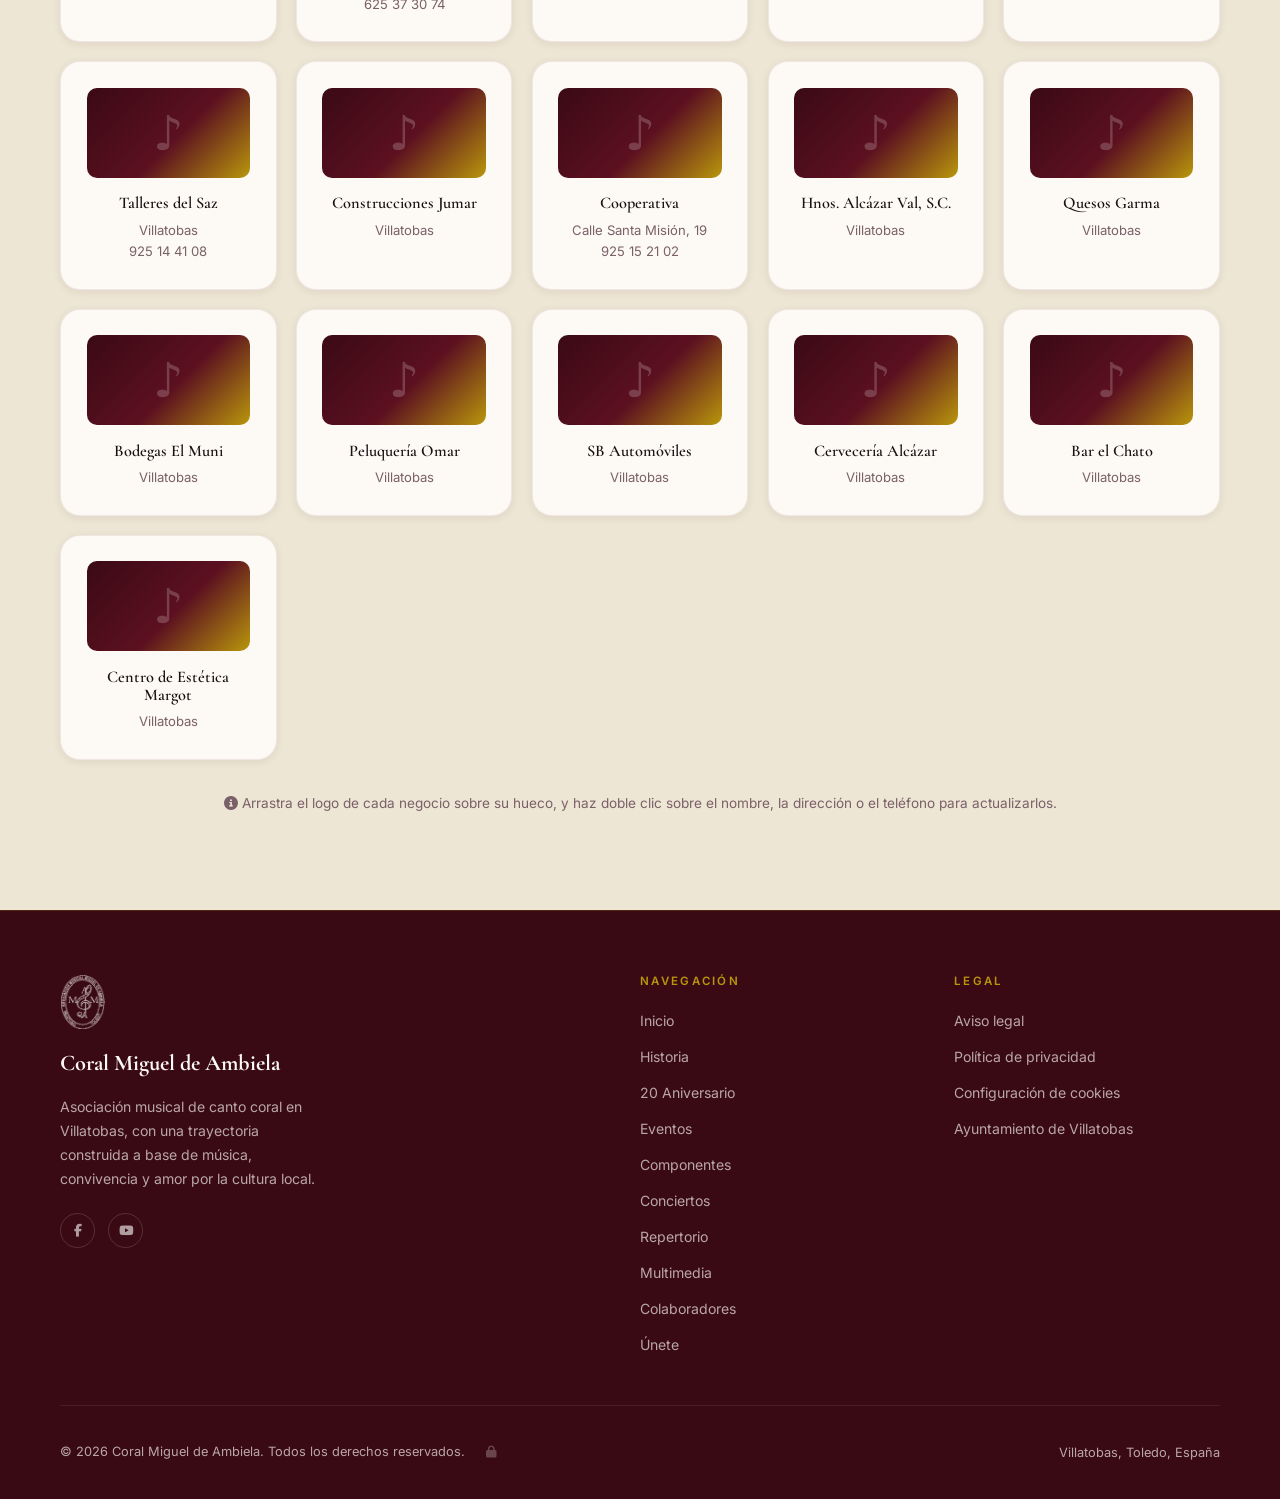
<file: pages/colaboradores.html>
<!DOCTYPE html>
<html lang="es">
<head>
  <meta charset="UTF-8">
  <meta name="viewport" content="width=device-width, initial-scale=1.0">
  <title>Colaboradores | Coral Miguel de Ambiela</title>
  <meta name="description" content="Empresas y comercios colaboradores de la Coral Miguel de Ambiela de Villatobas, Toledo.">
  <meta name="theme-color" content="#3A0A14">
  <link rel="icon" type="image/png" href="../img/favicon.png">
  <link rel="stylesheet" href="../css/main.css">
  <link rel="stylesheet" href="../css/pages.css">
  <link rel="stylesheet" href="../css/media.css">
  <link rel="stylesheet" href="https://cdnjs.cloudflare.com/ajax/libs/font-awesome/6.5.2/css/all.min.css" crossorigin="anonymous">
</head>
<body>

<nav class="site-nav" aria-label="Navegación principal">
  <div class="container nav-inner">
    <a href="../index.html" class="nav-brand">
      <img src="../img/logo-blanco.png" class="nav-logo" alt="" aria-hidden="true">
      <span class="nav-brand-text">
        <strong>Coral Miguel de Ambiela</strong>
        <span>Villatobas · Toledo · Desde 2005</span>
      </span>
    </a>
    <ul class="nav-links" id="nav-links" role="list">
      <li><a href="../index.html">Inicio</a></li>
      <li><a href="historia.html">Historia</a></li>
      <li><a href="20-aniversario.html">20 Aniversario</a></li>
      <li><a href="conciertos.html">Conciertos</a></li>
      <li><a href="repertorio.html">Repertorio</a></li>
      <li><a href="multimedia.html">Multimedia</a></li>
      <li><a href="contacto.html" class="nav-cta">Únete</a></li>
    </ul>
    <button class="nav-toggle" id="nav-toggle" aria-controls="nav-links" aria-expanded="false" aria-label="Abrir menú">
      <span></span><span></span><span></span>
    </button>
  </div>
</nav>

<div class="page-wrapper">

<header class="page-hero">
  <div class="page-hero-bg" aria-hidden="true">
    <svg viewBox="0 0 1200 300" preserveAspectRatio="xMidYMid slice" xmlns="http://www.w3.org/2000/svg">
      <line x1="0" y1="60"  x2="1200" y2="60"  stroke="rgba(240,223,160,0.1)" stroke-width="1"/>
      <line x1="0" y1="100" x2="1200" y2="100" stroke="rgba(240,223,160,0.1)" stroke-width="1"/>
      <line x1="0" y1="140" x2="1200" y2="140" stroke="rgba(240,223,160,0.1)" stroke-width="1"/>
      <line x1="0" y1="180" x2="1200" y2="180" stroke="rgba(240,223,160,0.1)" stroke-width="1"/>
      <line x1="0" y1="220" x2="1200" y2="220" stroke="rgba(240,223,160,0.1)" stroke-width="1"/>
      <text x="80" y="200" font-size="160" fill="rgba(184,150,12,0.09)" font-family="serif">𝄞</text>
    </svg>
  </div>
  <div class="container page-hero-content">
    <p class="eyebrow reveal editable" data-edit-id="colab-hero-eyebrow" data-edit-type="text" style="color:var(--gold-pale)">Gracias</p>
    <h1 class="reveal reveal-delay-1">Nuestros <em>colaboradores</em></h1>
    <p class="page-hero-sub reveal reveal-delay-2 editable" data-edit-id="colab-hero-sub" data-edit-type="text">Negocios de Villatobas que hacen posible que la música siga sonando</p>
  </div>
</header>

<!-- LLAMADA A COLABORAR -->
<section class="section">
  <div class="container story-block">
    <div class="story-text reveal">
      <p class="eyebrow editable" data-edit-id="colab-intro-eyebrow" data-edit-type="text">Ayúdanos a seguir sonando</p>
      <h2>Tu negocio también <em>puede sumar</em></h2>
      <div class="divider"></div>
      <p class="lead editable" data-edit-id="colab-intro-lead" data-edit-type="textarea">Organizar conciertos y encuentros tiene un coste de logística y materiales. Cualquier aportación, por pequeña que sea, ayuda a que sigamos llevando cultura de calidad a Villatobas.</p>
      <p class="editable" data-edit-id="colab-intro-texto" data-edit-type="textarea">Como patrocinador, tu empresa aparece anunciada en esta página y en los programas de mano y carteles de nuestros conciertos durante todo un año, a la vista de todos nuestros visitantes.</p>
    </div>
    <div class="card reveal reveal-delay-2" style="padding:2.2rem;">
      <h3 style="font-size:1.2rem; margin-bottom:1rem;" class="editable" data-edit-id="colab-como-titulo" data-edit-type="text">Cómo colaborar</h3>
      <p style="font-size:0.92rem; color:var(--ink-muted); margin-bottom:1.2rem;">La cuota de patrocinio anual es de <strong class="editable" data-edit-id="colaboradores-cuota" data-edit-type="text" style="color:var(--ink);">30 €</strong>, a ingresar en la cuenta:</p>
      <p style="font-family:var(--font-mono, monospace); font-size:0.95rem; background:var(--parchment); padding:0.8rem 1rem; border-radius:8px; letter-spacing:0.02em; word-break:break-all;" class="editable" data-edit-id="colaboradores-iban" data-edit-type="text">ES31 3081 0207 3627 1324 5518</p>
      <p style="font-size:0.85rem; color:var(--ink-muted); margin-top:1.2rem;">Envíanos el logo de tu negocio y, si quieres, tu web, a través de nuestro <a href="contacto.html" style="color:var(--garnet); font-weight:600;">formulario de contacto</a>.</p>
    </div>
  </div>
</section>

<!-- GRID DE COLABORADORES -->
<section class="section section--cream">
  <div class="container">
    <div class="section-header centered reveal">
      <p class="eyebrow editable" data-edit-id="colab-grid-eyebrow" data-edit-type="text">Gracias por confiar en nosotros</p>
      <h2>Negocios <em>colaboradores</em></h2>
    </div>
    <div style="display:grid; grid-template-columns: repeat(auto-fit, minmax(180px,1fr)); gap:1.2rem;">
      <div class="card reveal reveal-delay-2" style="padding:1.6rem; text-align:center;">
        <div class="img-ph" data-media-id="colaboradores-01-logo" style="height:90px; border-radius:10px; margin-bottom:1.1rem;" role="img" aria-label="Logo de Alimentación Bazar"></div>
        <h3 class="editable" data-edit-id="colaboradores-01-nombre" data-edit-type="text" style="font-size:1.02rem; margin-bottom:0.4rem;">Alimentación Bazar</h3>
        <p class="editable" data-edit-id="colaboradores-01-direccion" data-edit-type="text" style="font-size:0.82rem; color:var(--ink-muted); margin:0;">Paseo Santa Ana</p>
        <p class="editable" data-edit-id="colaboradores-01-telefono" data-edit-type="text" style="font-size:0.82rem; color:var(--ink-muted); margin:0;">925 15 25 96</p>
      </div>
      <div class="card reveal reveal-delay-3" style="padding:1.6rem; text-align:center;">
        <div class="img-ph" data-media-id="colaboradores-02-logo" style="height:90px; border-radius:10px; margin-bottom:1.1rem;" role="img" aria-label="Logo de Peluquería Paloma Valdivieso"></div>
        <h3 class="editable" data-edit-id="colaboradores-02-nombre" data-edit-type="text" style="font-size:1.02rem; margin-bottom:0.4rem;">Peluquería Paloma Valdivieso</h3>
        <p class="editable" data-edit-id="colaboradores-02-direccion" data-edit-type="text" style="font-size:0.82rem; color:var(--ink-muted); margin:0;">Calle Trigo, 9</p>
        <p class="editable" data-edit-id="colaboradores-02-telefono" data-edit-type="text" style="font-size:0.82rem; color:var(--ink-muted); margin:0;">625 37 30 74</p>
      </div>
      <div class="card reveal reveal-delay-4" style="padding:1.6rem; text-align:center;">
        <div class="img-ph" data-media-id="colaboradores-03-logo" style="height:90px; border-radius:10px; margin-bottom:1.1rem;" role="img" aria-label="Logo de Panadería Grejuvia"></div>
        <h3 class="editable" data-edit-id="colaboradores-03-nombre" data-edit-type="text" style="font-size:1.02rem; margin-bottom:0.4rem;">Panadería Grejuvia</h3>
        <p class="editable" data-edit-id="colaboradores-03-direccion" data-edit-type="text" style="font-size:0.82rem; color:var(--ink-muted); margin:0;">Mayor del Arrabal, 2</p>
        <p class="editable" data-edit-id="colaboradores-03-telefono" data-edit-type="text" style="font-size:0.82rem; color:var(--ink-muted); margin:0;">925 15 20 59</p>
      </div>
      <div class="card reveal" style="padding:1.6rem; text-align:center;">
        <div class="img-ph" data-media-id="colaboradores-04-logo" style="height:90px; border-radius:10px; margin-bottom:1.1rem;" role="img" aria-label="Logo de Carrasco Montero"></div>
        <h3 class="editable" data-edit-id="colaboradores-04-nombre" data-edit-type="text" style="font-size:1.02rem; margin-bottom:0.4rem;">Carrasco Montero</h3>
        <p class="editable" data-edit-id="colaboradores-04-direccion" data-edit-type="text" style="font-size:0.82rem; color:var(--ink-muted); margin:0;">Jesús y María, 7</p>
        <p class="editable" data-edit-id="colaboradores-04-telefono" data-edit-type="text" style="font-size:0.82rem; color:var(--ink-muted); margin:0;">925 15 21 07</p>
      </div>
      <div class="card reveal reveal-delay-2" style="padding:1.6rem; text-align:center;">
        <div class="img-ph" data-media-id="colaboradores-05-logo" style="height:90px; border-radius:10px; margin-bottom:1.1rem;" role="img" aria-label="Logo de Pinturas Villatobas"></div>
        <h3 class="editable" data-edit-id="colaboradores-05-nombre" data-edit-type="text" style="font-size:1.02rem; margin-bottom:0.4rem;">Pinturas Villatobas</h3>
        <p class="editable" data-edit-id="colaboradores-05-direccion" data-edit-type="text" style="font-size:0.82rem; color:var(--ink-muted); margin:0;">Paseo del Pocillo</p>
        <p class="editable" data-edit-id="colaboradores-05-telefono" data-edit-type="text" style="font-size:0.82rem; color:var(--ink-muted); margin:0;"></p>
      </div>
      <div class="card reveal reveal-delay-3" style="padding:1.6rem; text-align:center;">
        <div class="img-ph" data-media-id="colaboradores-06-logo" style="height:90px; border-radius:10px; margin-bottom:1.1rem;" role="img" aria-label="Logo de Talleres del Saz"></div>
        <h3 class="editable" data-edit-id="colaboradores-06-nombre" data-edit-type="text" style="font-size:1.02rem; margin-bottom:0.4rem;">Talleres del Saz</h3>
        <p class="editable" data-edit-id="colaboradores-06-direccion" data-edit-type="text" style="font-size:0.82rem; color:var(--ink-muted); margin:0;">Villatobas</p>
        <p class="editable" data-edit-id="colaboradores-06-telefono" data-edit-type="text" style="font-size:0.82rem; color:var(--ink-muted); margin:0;">925 14 41 08</p>
      </div>
      <div class="card reveal reveal-delay-4" style="padding:1.6rem; text-align:center;">
        <div class="img-ph" data-media-id="colaboradores-07-logo" style="height:90px; border-radius:10px; margin-bottom:1.1rem;" role="img" aria-label="Logo de Construcciones Jumar"></div>
        <h3 class="editable" data-edit-id="colaboradores-07-nombre" data-edit-type="text" style="font-size:1.02rem; margin-bottom:0.4rem;">Construcciones Jumar</h3>
        <p class="editable" data-edit-id="colaboradores-07-direccion" data-edit-type="text" style="font-size:0.82rem; color:var(--ink-muted); margin:0;">Villatobas</p>
        <p class="editable" data-edit-id="colaboradores-07-telefono" data-edit-type="text" style="font-size:0.82rem; color:var(--ink-muted); margin:0;"></p>
      </div>
      <div class="card reveal" style="padding:1.6rem; text-align:center;">
        <div class="img-ph" data-media-id="colaboradores-08-logo" style="height:90px; border-radius:10px; margin-bottom:1.1rem;" role="img" aria-label="Logo de Cooperativa"></div>
        <h3 class="editable" data-edit-id="colaboradores-08-nombre" data-edit-type="text" style="font-size:1.02rem; margin-bottom:0.4rem;">Cooperativa</h3>
        <p class="editable" data-edit-id="colaboradores-08-direccion" data-edit-type="text" style="font-size:0.82rem; color:var(--ink-muted); margin:0;">Calle Santa Misión, 19</p>
        <p class="editable" data-edit-id="colaboradores-08-telefono" data-edit-type="text" style="font-size:0.82rem; color:var(--ink-muted); margin:0;">925 15 21 02</p>
      </div>
      <div class="card reveal reveal-delay-2" style="padding:1.6rem; text-align:center;">
        <div class="img-ph" data-media-id="colaboradores-09-logo" style="height:90px; border-radius:10px; margin-bottom:1.1rem;" role="img" aria-label="Logo de Hnos. Alcázar Val, S.C."></div>
        <h3 class="editable" data-edit-id="colaboradores-09-nombre" data-edit-type="text" style="font-size:1.02rem; margin-bottom:0.4rem;">Hnos. Alcázar Val, S.C.</h3>
        <p class="editable" data-edit-id="colaboradores-09-direccion" data-edit-type="text" style="font-size:0.82rem; color:var(--ink-muted); margin:0;">Villatobas</p>
        <p class="editable" data-edit-id="colaboradores-09-telefono" data-edit-type="text" style="font-size:0.82rem; color:var(--ink-muted); margin:0;"></p>
      </div>
      <div class="card reveal reveal-delay-3" style="padding:1.6rem; text-align:center;">
        <div class="img-ph" data-media-id="colaboradores-10-logo" style="height:90px; border-radius:10px; margin-bottom:1.1rem;" role="img" aria-label="Logo de Quesos Garma"></div>
        <h3 class="editable" data-edit-id="colaboradores-10-nombre" data-edit-type="text" style="font-size:1.02rem; margin-bottom:0.4rem;">Quesos Garma</h3>
        <p class="editable" data-edit-id="colaboradores-10-direccion" data-edit-type="text" style="font-size:0.82rem; color:var(--ink-muted); margin:0;">Villatobas</p>
        <p class="editable" data-edit-id="colaboradores-10-telefono" data-edit-type="text" style="font-size:0.82rem; color:var(--ink-muted); margin:0;"></p>
      </div>
      <div class="card reveal reveal-delay-4" style="padding:1.6rem; text-align:center;">
        <div class="img-ph" data-media-id="colaboradores-11-logo" style="height:90px; border-radius:10px; margin-bottom:1.1rem;" role="img" aria-label="Logo de Bodegas El Muni"></div>
        <h3 class="editable" data-edit-id="colaboradores-11-nombre" data-edit-type="text" style="font-size:1.02rem; margin-bottom:0.4rem;">Bodegas El Muni</h3>
        <p class="editable" data-edit-id="colaboradores-11-direccion" data-edit-type="text" style="font-size:0.82rem; color:var(--ink-muted); margin:0;">Villatobas</p>
        <p class="editable" data-edit-id="colaboradores-11-telefono" data-edit-type="text" style="font-size:0.82rem; color:var(--ink-muted); margin:0;"></p>
      </div>
      <div class="card reveal" style="padding:1.6rem; text-align:center;">
        <div class="img-ph" data-media-id="colaboradores-12-logo" style="height:90px; border-radius:10px; margin-bottom:1.1rem;" role="img" aria-label="Logo de Peluquería Omar"></div>
        <h3 class="editable" data-edit-id="colaboradores-12-nombre" data-edit-type="text" style="font-size:1.02rem; margin-bottom:0.4rem;">Peluquería Omar</h3>
        <p class="editable" data-edit-id="colaboradores-12-direccion" data-edit-type="text" style="font-size:0.82rem; color:var(--ink-muted); margin:0;">Villatobas</p>
        <p class="editable" data-edit-id="colaboradores-12-telefono" data-edit-type="text" style="font-size:0.82rem; color:var(--ink-muted); margin:0;"></p>
      </div>
      <div class="card reveal reveal-delay-2" style="padding:1.6rem; text-align:center;">
        <div class="img-ph" data-media-id="colaboradores-13-logo" style="height:90px; border-radius:10px; margin-bottom:1.1rem;" role="img" aria-label="Logo de SB Automóviles"></div>
        <h3 class="editable" data-edit-id="colaboradores-13-nombre" data-edit-type="text" style="font-size:1.02rem; margin-bottom:0.4rem;">SB Automóviles</h3>
        <p class="editable" data-edit-id="colaboradores-13-direccion" data-edit-type="text" style="font-size:0.82rem; color:var(--ink-muted); margin:0;">Villatobas</p>
        <p class="editable" data-edit-id="colaboradores-13-telefono" data-edit-type="text" style="font-size:0.82rem; color:var(--ink-muted); margin:0;"></p>
      </div>
      <div class="card reveal reveal-delay-3" style="padding:1.6rem; text-align:center;">
        <div class="img-ph" data-media-id="colaboradores-14-logo" style="height:90px; border-radius:10px; margin-bottom:1.1rem;" role="img" aria-label="Logo de Cervecería Alcázar"></div>
        <h3 class="editable" data-edit-id="colaboradores-14-nombre" data-edit-type="text" style="font-size:1.02rem; margin-bottom:0.4rem;">Cervecería Alcázar</h3>
        <p class="editable" data-edit-id="colaboradores-14-direccion" data-edit-type="text" style="font-size:0.82rem; color:var(--ink-muted); margin:0;">Villatobas</p>
        <p class="editable" data-edit-id="colaboradores-14-telefono" data-edit-type="text" style="font-size:0.82rem; color:var(--ink-muted); margin:0;"></p>
      </div>
      <div class="card reveal reveal-delay-4" style="padding:1.6rem; text-align:center;">
        <div class="img-ph" data-media-id="colaboradores-15-logo" style="height:90px; border-radius:10px; margin-bottom:1.1rem;" role="img" aria-label="Logo de Bar el Chato"></div>
        <h3 class="editable" data-edit-id="colaboradores-15-nombre" data-edit-type="text" style="font-size:1.02rem; margin-bottom:0.4rem;">Bar el Chato</h3>
        <p class="editable" data-edit-id="colaboradores-15-direccion" data-edit-type="text" style="font-size:0.82rem; color:var(--ink-muted); margin:0;">Villatobas</p>
        <p class="editable" data-edit-id="colaboradores-15-telefono" data-edit-type="text" style="font-size:0.82rem; color:var(--ink-muted); margin:0;"></p>
      </div>
      <div class="card reveal" style="padding:1.6rem; text-align:center;">
        <div class="img-ph" data-media-id="colaboradores-16-logo" style="height:90px; border-radius:10px; margin-bottom:1.1rem;" role="img" aria-label="Logo de Centro de Estética Margot"></div>
        <h3 class="editable" data-edit-id="colaboradores-16-nombre" data-edit-type="text" style="font-size:1.02rem; margin-bottom:0.4rem;">Centro de Estética Margot</h3>
        <p class="editable" data-edit-id="colaboradores-16-direccion" data-edit-type="text" style="font-size:0.82rem; color:var(--ink-muted); margin:0;">Villatobas</p>
        <p class="editable" data-edit-id="colaboradores-16-telefono" data-edit-type="text" style="font-size:0.82rem; color:var(--ink-muted); margin:0;"></p>
      </div>    </div>
    <p class="reveal" style="margin-top:2rem; font-size:0.85rem; color:var(--ink-muted); text-align:center;">
      <i class="fa-solid fa-circle-info" aria-hidden="true"></i>
      Arrastra el logo de cada negocio sobre su hueco, y haz doble clic sobre el nombre, la dirección o el teléfono para actualizarlos.
    </p>
  </div>
</section>

<footer class="site-footer">
  <div class="container">
    <div class="footer-grid">
      <div class="footer-brand">
        <img src="../img/logo-blanco.png" class="footer-logo" alt="Coral Miguel de Ambiela">
        <strong>Coral Miguel de Ambiela</strong>
        <p class="editable" data-edit-id="footer-descripcion" data-edit-type="textarea">Asociación musical de canto coral en Villatobas, con una trayectoria construida a base de música, convivencia y amor por la cultura local.</p>
        <div class="social-links" style="margin-top:1.4rem;">
          <a href="https://www.facebook.com/coralmiguelambiela/" class="social-link" target="_blank" rel="noreferrer" aria-label="Facebook"><i class="fa-brands fa-facebook-f"></i></a>
          <a href="https://www.youtube.com/channel/UCY3bQiBl7YdPn1gV87L536Q" class="social-link" target="_blank" rel="noreferrer" aria-label="YouTube"><i class="fa-brands fa-youtube"></i></a>
        </div>
      </div>
      <div class="footer-col">
        <h4>Navegación</h4>
        <ul>
          <li><a href="../index.html">Inicio</a></li>
          <li><a href="historia.html">Historia</a></li>
          <li><a href="20-aniversario.html">20 Aniversario</a></li>
          <li><a href="eventos.html">Eventos</a></li>
          <li><a href="componentes.html">Componentes</a></li>
          <li><a href="conciertos.html">Conciertos</a></li>
          <li><a href="repertorio.html">Repertorio</a></li>
          <li><a href="multimedia.html">Multimedia</a></li>
          <li><a href="colaboradores.html">Colaboradores</a></li>
          <li><a href="contacto.html">Únete</a></li>
        </ul>
      </div>
      <div class="footer-col">
        <h4>Legal</h4>
        <ul>
          <li><a href="https://www.coralmigueldeambiela.com/aviso-legal/" target="_blank" rel="noreferrer">Aviso legal</a></li>
          <li><a href="https://www.coralmigueldeambiela.com/politica-de-privacidad/" target="_blank" rel="noreferrer">Política de privacidad</a></li>
          <li><a href="privacidad-cookies.html">Configuración de cookies</a></li>
          <li><a href="http://www.villatobas.es/" target="_blank" rel="noreferrer">Ayuntamiento de Villatobas</a></li>
        </ul>
      </div>
    </div>
    <div class="footer-bottom">
      <p>&copy; <span class="copyright-year">2025</span> Coral Miguel de Ambiela. Todos los derechos reservados.</p>
      <p>Villatobas, Toledo, España</p>
    </div>
  </div>
</footer>

</div>

<button class="back-top" id="back-top" aria-label="Volver arriba">
  <i class="fa-solid fa-arrow-up" aria-hidden="true"></i>
</button>

<script src="../js/main.js"></script>
<script src="../js/media.js"></script>
</body>
</html>
</file>
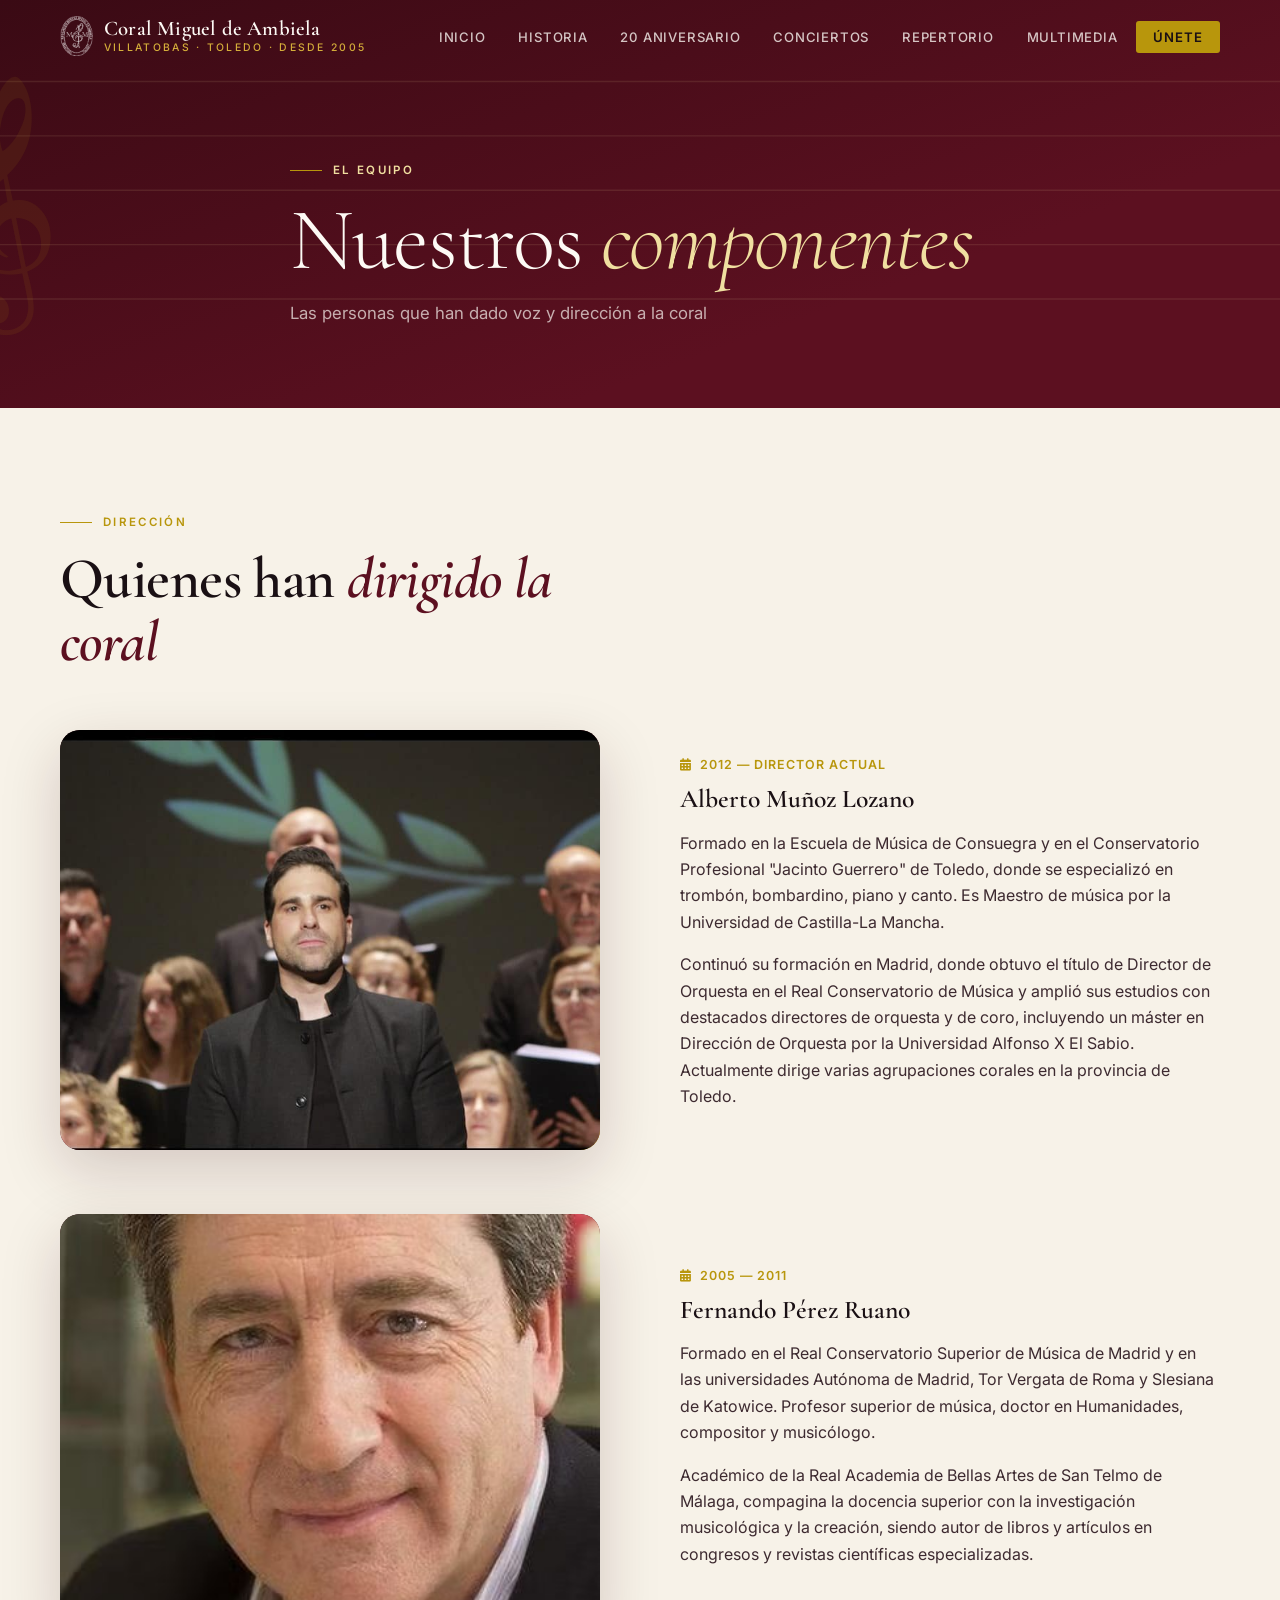
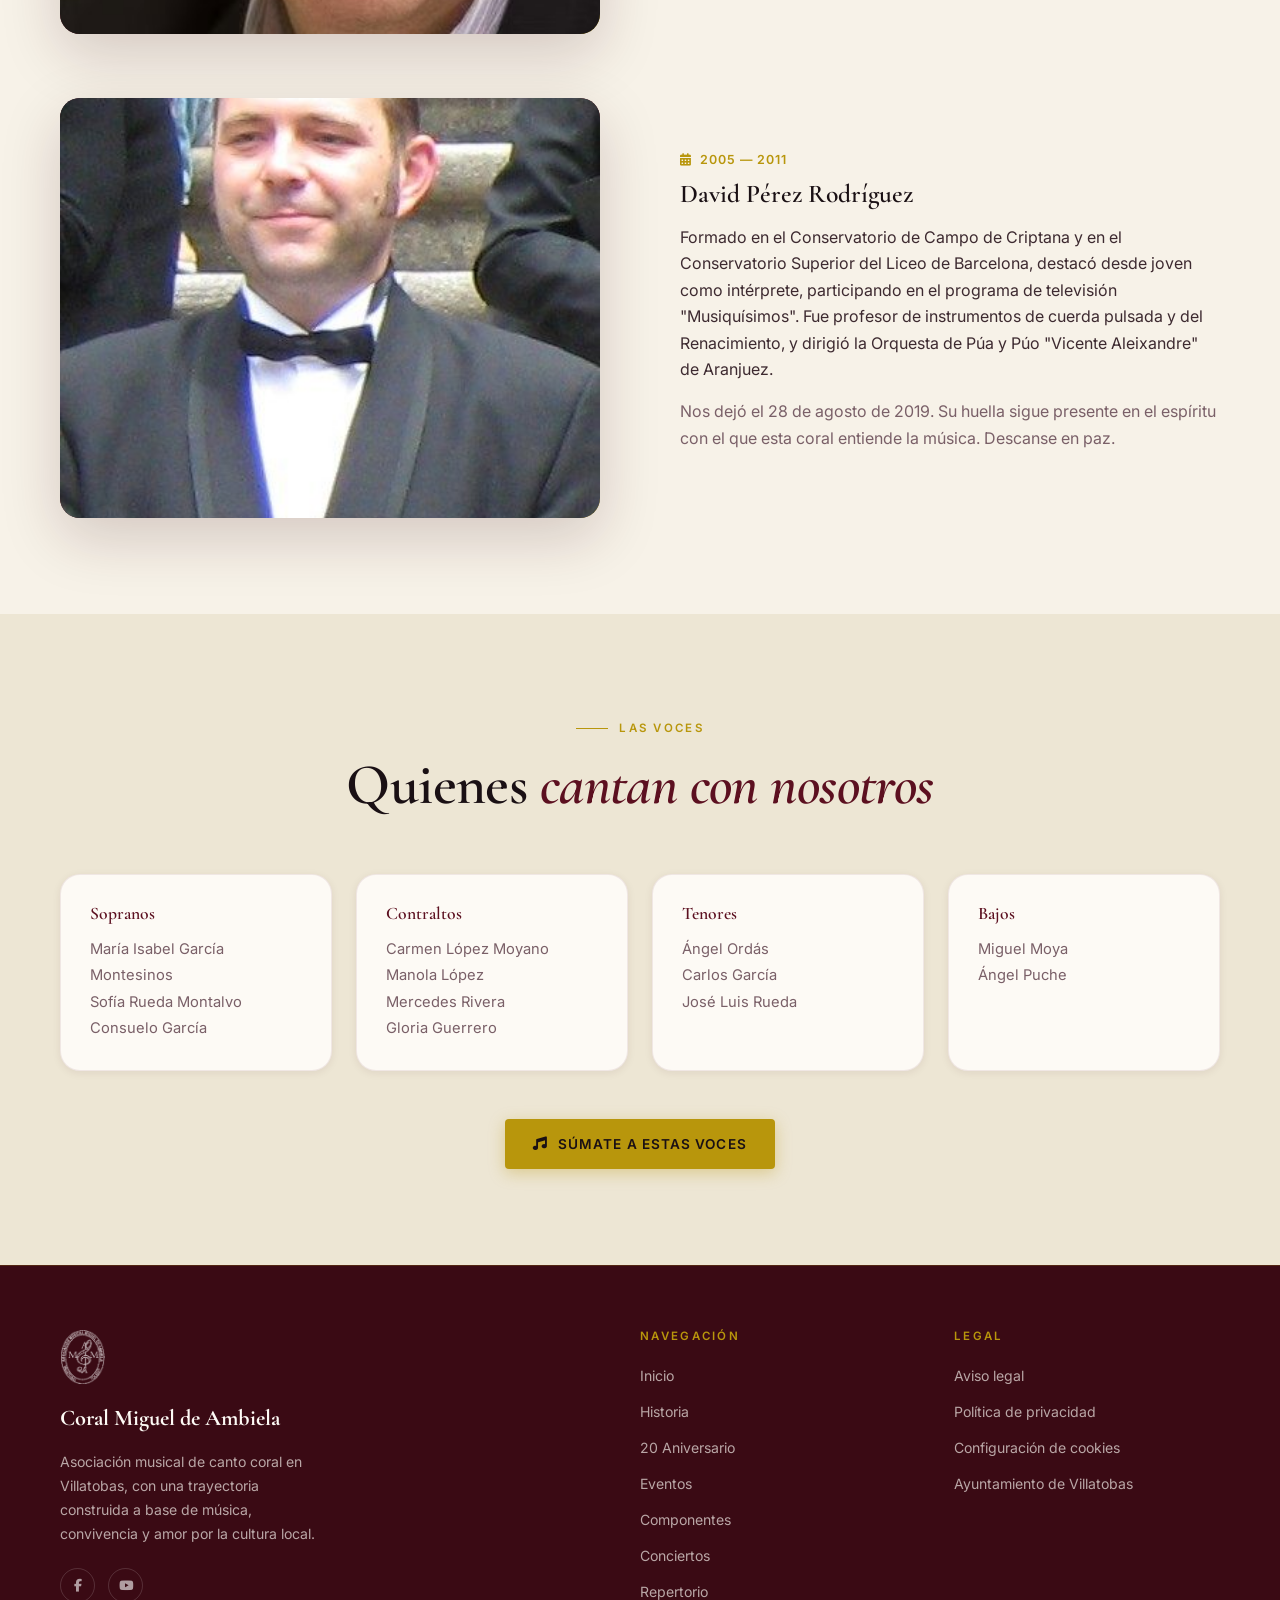
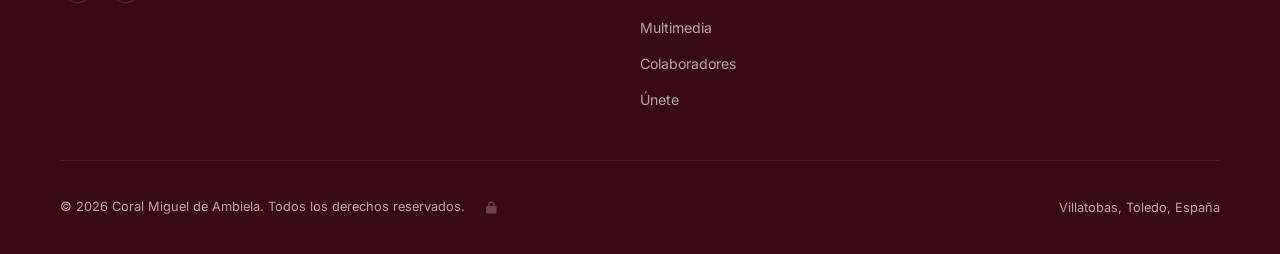
<file: pages/componentes.html>
<!DOCTYPE html>
<html lang="es">
<head>
  <meta charset="UTF-8">
  <meta name="viewport" content="width=device-width, initial-scale=1.0">
  <title>Componentes | Coral Miguel de Ambiela</title>
  <meta name="description" content="Directores y voces de la Coral Miguel de Ambiela de Villatobas, Toledo.">
  <meta name="theme-color" content="#3A0A14">
  <link rel="icon" type="image/png" href="../img/favicon.png">
  <link rel="stylesheet" href="../css/main.css">
  <link rel="stylesheet" href="../css/pages.css">
  <link rel="stylesheet" href="../css/media.css">
  <link rel="stylesheet" href="https://cdnjs.cloudflare.com/ajax/libs/font-awesome/6.5.2/css/all.min.css" crossorigin="anonymous">
</head>
<body>

<nav class="site-nav" aria-label="Navegación principal">
  <div class="container nav-inner">
    <a href="../index.html" class="nav-brand">
      <img src="../img/logo-blanco.png" class="nav-logo" alt="" aria-hidden="true">
      <span class="nav-brand-text">
        <strong>Coral Miguel de Ambiela</strong>
        <span>Villatobas · Toledo · Desde 2005</span>
      </span>
    </a>
    <ul class="nav-links" id="nav-links" role="list">
      <li><a href="../index.html">Inicio</a></li>
      <li><a href="historia.html">Historia</a></li>
      <li><a href="20-aniversario.html">20 Aniversario</a></li>
      <li><a href="conciertos.html">Conciertos</a></li>
      <li><a href="repertorio.html">Repertorio</a></li>
      <li><a href="multimedia.html">Multimedia</a></li>
      <li><a href="contacto.html" class="nav-cta">Únete</a></li>
    </ul>
    <button class="nav-toggle" id="nav-toggle" aria-controls="nav-links" aria-expanded="false" aria-label="Abrir menú">
      <span></span><span></span><span></span>
    </button>
  </div>
</nav>

<div class="page-wrapper">

<header class="page-hero">
  <div class="page-hero-bg" aria-hidden="true">
    <svg viewBox="0 0 1200 300" preserveAspectRatio="xMidYMid slice" xmlns="http://www.w3.org/2000/svg">
      <line x1="0" y1="60"  x2="1200" y2="60"  stroke="rgba(240,223,160,0.1)" stroke-width="1"/>
      <line x1="0" y1="100" x2="1200" y2="100" stroke="rgba(240,223,160,0.1)" stroke-width="1"/>
      <line x1="0" y1="140" x2="1200" y2="140" stroke="rgba(240,223,160,0.1)" stroke-width="1"/>
      <line x1="0" y1="180" x2="1200" y2="180" stroke="rgba(240,223,160,0.1)" stroke-width="1"/>
      <line x1="0" y1="220" x2="1200" y2="220" stroke="rgba(240,223,160,0.1)" stroke-width="1"/>
      <text x="80" y="200" font-size="160" fill="rgba(184,150,12,0.09)" font-family="serif">𝄞</text>
    </svg>
  </div>
  <div class="container page-hero-content">
    <p class="eyebrow reveal editable" data-edit-id="comp-hero-eyebrow" data-edit-type="text" style="color:var(--gold-pale)">El equipo</p>
    <h1 class="reveal reveal-delay-1">Nuestros <em>componentes</em></h1>
    <p class="page-hero-sub reveal reveal-delay-2 editable" data-edit-id="comp-hero-sub" data-edit-type="text">Las personas que han dado voz y dirección a la coral</p>
  </div>
</header>

<!-- DIRECTORES EN DETALLE -->
<section class="section">
  <div class="container">
    <div class="section-header reveal">
      <p class="eyebrow editable" data-edit-id="comp-direccion-eyebrow" data-edit-type="text">Dirección</p>
      <h2>Quienes han <em>dirigido la coral</em></h2>
    </div>

    <div class="story-block reveal" style="margin-bottom:4rem;">
      <div class="story-media">
        <div class="img-ph story-img" data-media-id="componentes-alberto" role="img" aria-label="Alberto Muñoz Lozano"></div>
      </div>
      <div class="story-text">
        <p class="director-period" style="margin-bottom:0.6rem;"><i class="fa-solid fa-calendar-days" aria-hidden="true"></i> <span class="editable" data-edit-id="comp-dir1-periodo" data-edit-type="text">2012 — Director actual</span></p>
        <h3 style="font-size:1.6rem; margin-bottom:1rem;" class="editable" data-edit-id="comp-dir1-nombre" data-edit-type="text">Alberto Muñoz Lozano</h3>
        <p class="editable" data-edit-id="comp-dir1-bio1" data-edit-type="textarea">Formado en la Escuela de Música de Consuegra y en el Conservatorio Profesional "Jacinto Guerrero" de Toledo, donde se especializó en trombón, bombardino, piano y canto. Es Maestro de música por la Universidad de Castilla-La Mancha.</p>
        <p class="editable" data-edit-id="comp-dir1-bio2" data-edit-type="textarea">Continuó su formación en Madrid, donde obtuvo el título de Director de Orquesta en el Real Conservatorio de Música y amplió sus estudios con destacados directores de orquesta y de coro, incluyendo un máster en Dirección de Orquesta por la Universidad Alfonso X El Sabio. Actualmente dirige varias agrupaciones corales en la provincia de Toledo.</p>
      </div>
    </div>

    <div class="story-block reveal" style="margin-bottom:4rem; grid-template-columns: 1fr 1fr;">
      <div class="story-text" style="order:2;">
        <p class="director-period" style="margin-bottom:0.6rem;"><i class="fa-solid fa-calendar-days" aria-hidden="true"></i> <span class="editable" data-edit-id="comp-dir2-periodo" data-edit-type="text">2005 — 2011</span></p>
        <h3 style="font-size:1.6rem; margin-bottom:1rem;" class="editable" data-edit-id="comp-dir2-nombre" data-edit-type="text">Fernando Pérez Ruano</h3>
        <p class="editable" data-edit-id="comp-dir2-bio1" data-edit-type="textarea">Formado en el Real Conservatorio Superior de Música de Madrid y en las universidades Autónoma de Madrid, Tor Vergata de Roma y Slesiana de Katowice. Profesor superior de música, doctor en Humanidades, compositor y musicólogo.</p>
        <p class="editable" data-edit-id="comp-dir2-bio2" data-edit-type="textarea">Académico de la Real Academia de Bellas Artes de San Telmo de Málaga, compagina la docencia superior con la investigación musicológica y la creación, siendo autor de libros y artículos en congresos y revistas científicas especializadas.</p>
      </div>
      <div class="story-media" style="order:1;">
        <div class="img-ph story-img" data-media-id="componentes-fernando" role="img" aria-label="Fernando Pérez Ruano"></div>
      </div>
    </div>

    <div class="story-block reveal">
      <div class="story-media">
        <div class="img-ph story-img" data-media-id="componentes-david" role="img" aria-label="David Pérez Rodríguez"></div>
      </div>
      <div class="story-text">
        <p class="director-period" style="margin-bottom:0.6rem;"><i class="fa-solid fa-calendar-days" aria-hidden="true"></i> <span class="editable" data-edit-id="comp-dir3-periodo" data-edit-type="text">2005 — 2011</span></p>
        <h3 style="font-size:1.6rem; margin-bottom:1rem;" class="editable" data-edit-id="comp-dir3-nombre" data-edit-type="text">David Pérez Rodríguez</h3>
        <p class="editable" data-edit-id="comp-dir3-bio1" data-edit-type="textarea">Formado en el Conservatorio de Campo de Criptana y en el Conservatorio Superior del Liceo de Barcelona, destacó desde joven como intérprete, participando en el programa de televisión "Musiquísimos". Fue profesor de instrumentos de cuerda pulsada y del Renacimiento, y dirigió la Orquesta de Púa y Púo "Vicente Aleixandre" de Aranjuez.</p>
        <p style="color:var(--ink-muted);" class="editable" data-edit-id="comp-dir3-bio2" data-edit-type="textarea">Nos dejó el 28 de agosto de 2019. Su huella sigue presente en el espíritu con el que esta coral entiende la música. Descanse en paz.</p>
      </div>
    </div>
  </div>
</section>

<!-- VOCES -->
<section class="section section--cream">
  <div class="container">
    <div class="section-header centered reveal">
      <p class="eyebrow editable" data-edit-id="comp-voces-eyebrow" data-edit-type="text">Las voces</p>
      <h2>Quienes <em>cantan con nosotros</em></h2>
    </div>
    <div style="display:grid; grid-template-columns: repeat(auto-fit, minmax(220px,1fr)); gap:1.5rem;">
      <div class="card reveal" style="padding:1.8rem;">
        <h3 style="font-size:1.1rem; margin-bottom:0.8rem; color:var(--garnet);">Sopranos</h3>
        <p style="font-size:0.92rem; color:var(--ink-muted); line-height:1.8; white-space:pre-line;" class="editable" data-edit-id="comp-voces-sopranos" data-edit-type="textarea">María Isabel García Montesinos
Sofía Rueda Montalvo
Consuelo García</p>
      </div>
      <div class="card reveal reveal-delay-1" style="padding:1.8rem;">
        <h3 style="font-size:1.1rem; margin-bottom:0.8rem; color:var(--garnet);">Contraltos</h3>
        <p style="font-size:0.92rem; color:var(--ink-muted); line-height:1.8; white-space:pre-line;" class="editable" data-edit-id="comp-voces-contraltos" data-edit-type="textarea">Carmen López Moyano
Manola López
Mercedes Rivera
Gloria Guerrero</p>
      </div>
      <div class="card reveal reveal-delay-2" style="padding:1.8rem;">
        <h3 style="font-size:1.1rem; margin-bottom:0.8rem; color:var(--garnet);">Tenores</h3>
        <p style="font-size:0.92rem; color:var(--ink-muted); line-height:1.8; white-space:pre-line;" class="editable" data-edit-id="comp-voces-tenores" data-edit-type="textarea">Ángel Ordás
Carlos García
José Luis Rueda</p>
      </div>
      <div class="card reveal reveal-delay-3" style="padding:1.8rem;">
        <h3 style="font-size:1.1rem; margin-bottom:0.8rem; color:var(--garnet);">Bajos</h3>
        <p style="font-size:0.92rem; color:var(--ink-muted); line-height:1.8; white-space:pre-line;" class="editable" data-edit-id="comp-voces-bajos" data-edit-type="textarea">Miguel Moya
Ángel Puche</p>
      </div>
    </div>
    <div class="reveal" style="text-align:center; margin-top:3rem;">
      <a href="contacto.html" class="btn btn-gold">
        <i class="fa-solid fa-music" aria-hidden="true"></i>
        <span class="editable" data-edit-id="comp-voces-btn" data-edit-type="text">Súmate a estas voces</span>
      </a>
    </div>
  </div>
</section>

<footer class="site-footer">
  <div class="container">
    <div class="footer-grid">
      <div class="footer-brand">
        <img src="../img/logo-blanco.png" class="footer-logo" alt="Coral Miguel de Ambiela">
        <strong>Coral Miguel de Ambiela</strong>
        <p class="editable" data-edit-id="footer-descripcion" data-edit-type="textarea">Asociación musical de canto coral en Villatobas, con una trayectoria construida a base de música, convivencia y amor por la cultura local.</p>
        <div class="social-links" style="margin-top:1.4rem;">
          <a href="https://www.facebook.com/coralmiguelambiela/" class="social-link" target="_blank" rel="noreferrer" aria-label="Facebook"><i class="fa-brands fa-facebook-f"></i></a>
          <a href="https://www.youtube.com/channel/UCY3bQiBl7YdPn1gV87L536Q" class="social-link" target="_blank" rel="noreferrer" aria-label="YouTube"><i class="fa-brands fa-youtube"></i></a>
        </div>
      </div>
      <div class="footer-col">
        <h4>Navegación</h4>
        <ul>
          <li><a href="../index.html">Inicio</a></li>
          <li><a href="historia.html">Historia</a></li>
          <li><a href="20-aniversario.html">20 Aniversario</a></li>
          <li><a href="eventos.html">Eventos</a></li>
          <li><a href="componentes.html">Componentes</a></li>
          <li><a href="conciertos.html">Conciertos</a></li>
          <li><a href="repertorio.html">Repertorio</a></li>
          <li><a href="multimedia.html">Multimedia</a></li>
          <li><a href="colaboradores.html">Colaboradores</a></li>
          <li><a href="contacto.html">Únete</a></li>
        </ul>
      </div>
      <div class="footer-col">
        <h4>Legal</h4>
        <ul>
          <li><a href="https://www.coralmigueldeambiela.com/aviso-legal/" target="_blank" rel="noreferrer">Aviso legal</a></li>
          <li><a href="https://www.coralmigueldeambiela.com/politica-de-privacidad/" target="_blank" rel="noreferrer">Política de privacidad</a></li>
          <li><a href="privacidad-cookies.html">Configuración de cookies</a></li>
          <li><a href="http://www.villatobas.es/" target="_blank" rel="noreferrer">Ayuntamiento de Villatobas</a></li>
        </ul>
      </div>
    </div>
    <div class="footer-bottom">
      <p>&copy; <span class="copyright-year">2025</span> Coral Miguel de Ambiela. Todos los derechos reservados.</p>
      <p>Villatobas, Toledo, España</p>
    </div>
  </div>
</footer>

</div>

<button class="back-top" id="back-top" aria-label="Volver arriba">
  <i class="fa-solid fa-arrow-up" aria-hidden="true"></i>
</button>

<script src="../js/main.js"></script>
<script src="../js/media.js"></script>
</body>
</html>
</file>
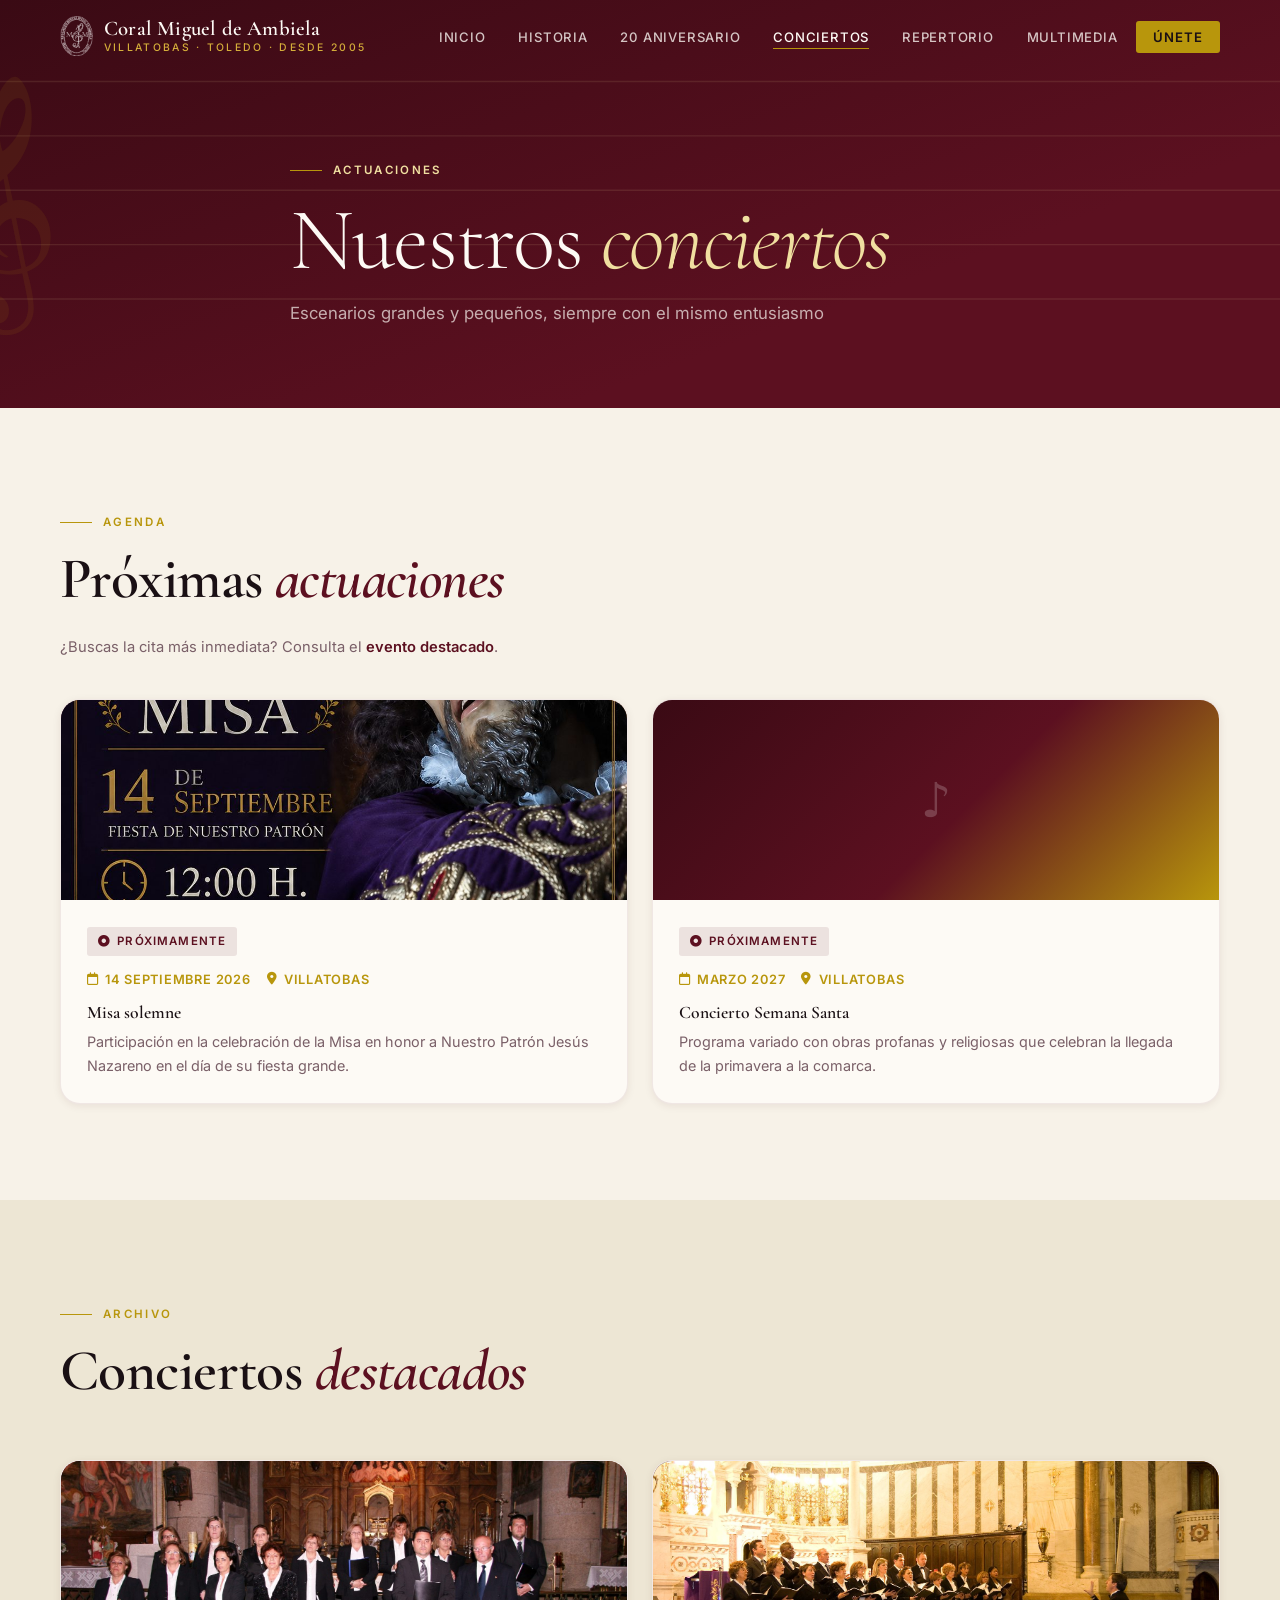
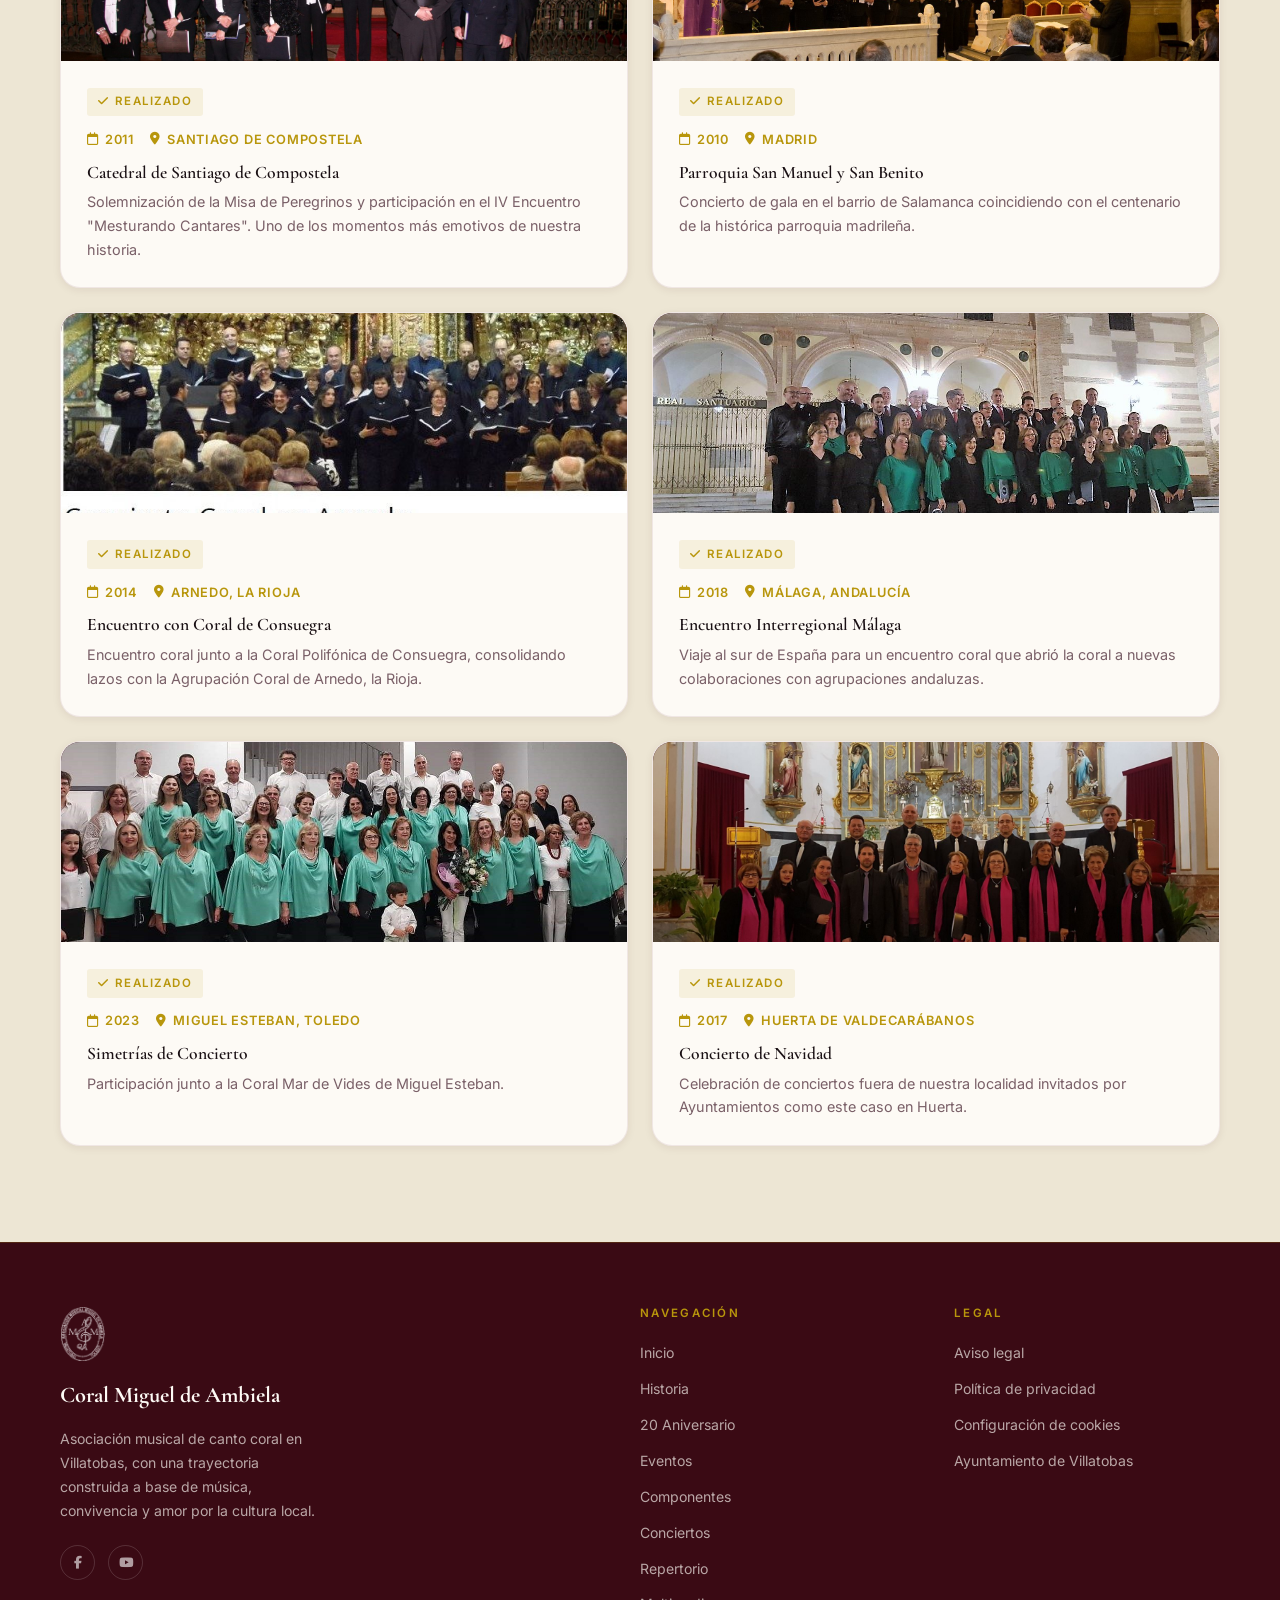
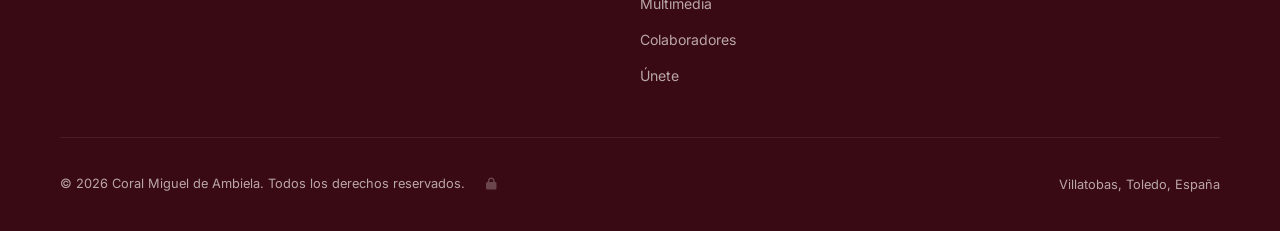
<file: pages/conciertos.html>
<!DOCTYPE html>
<html lang="es">
<head>
  <meta charset="UTF-8">
  <meta name="viewport" content="width=device-width, initial-scale=1.0">
  <title>Conciertos | Coral Miguel de Ambiela</title>
  <meta name="description" content="Conciertos y actuaciones de la Coral Miguel de Ambiela de Villatobas, Toledo.">
  <meta name="theme-color" content="#3A0A14">
  <link rel="icon" type="image/png" href="../img/favicon.png">
  <link rel="stylesheet" href="../css/main.css">
  <link rel="stylesheet" href="../css/pages.css">
  <link rel="stylesheet" href="../css/media.css">
  <link rel="stylesheet" href="https://cdnjs.cloudflare.com/ajax/libs/font-awesome/6.5.2/css/all.min.css" crossorigin="anonymous">
</head>
<body>

<nav class="site-nav" aria-label="Navegación principal">
  <div class="container nav-inner">
    <a href="../index.html" class="nav-brand">
      <img src="../img/logo-blanco.png" class="nav-logo" alt="" aria-hidden="true">
      <span class="nav-brand-text">
        <strong>Coral Miguel de Ambiela</strong>
        <span>Villatobas · Toledo · Desde 2005</span>
      </span>
    </a>
    <ul class="nav-links" id="nav-links" role="list">
      <li><a href="../index.html">Inicio</a></li>
      <li><a href="historia.html">Historia</a></li>
      <li><a href="20-aniversario.html">20 Aniversario</a></li>
      <li><a href="conciertos.html">Conciertos</a></li>
      <li><a href="repertorio.html">Repertorio</a></li>
      <li><a href="multimedia.html">Multimedia</a></li>
      <li><a href="contacto.html" class="nav-cta">Únete</a></li>
    </ul>
    <button class="nav-toggle" id="nav-toggle" aria-controls="nav-links" aria-expanded="false" aria-label="Abrir menú">
      <span></span><span></span><span></span>
    </button>
  </div>
</nav>

<div class="page-wrapper">

<header class="page-hero">
  <div class="page-hero-bg" aria-hidden="true">
    <svg viewBox="0 0 1200 300" preserveAspectRatio="xMidYMid slice" xmlns="http://www.w3.org/2000/svg">
      <line x1="0" y1="60"  x2="1200" y2="60"  stroke="rgba(240,223,160,0.1)" stroke-width="1"/>
      <line x1="0" y1="100" x2="1200" y2="100" stroke="rgba(240,223,160,0.1)" stroke-width="1"/>
      <line x1="0" y1="140" x2="1200" y2="140" stroke="rgba(240,223,160,0.1)" stroke-width="1"/>
      <line x1="0" y1="180" x2="1200" y2="180" stroke="rgba(240,223,160,0.1)" stroke-width="1"/>
      <line x1="0" y1="220" x2="1200" y2="220" stroke="rgba(240,223,160,0.1)" stroke-width="1"/>
      <text x="80" y="200" font-size="160" fill="rgba(184,150,12,0.09)" font-family="serif">𝄞</text>
    </svg>
  </div>
  <div class="container page-hero-content">
    <p class="eyebrow reveal editable" data-edit-id="conciertos-hero-eyebrow" data-edit-type="text" style="color:var(--gold-pale)">Actuaciones</p>
    <h1 class="reveal reveal-delay-1">Nuestros <em>conciertos</em></h1>
    <p class="page-hero-sub reveal reveal-delay-2 editable" data-edit-id="conciertos-hero-sub" data-edit-type="text">Escenarios grandes y pequeños, siempre con el mismo entusiasmo</p>
  </div>
</header>

<!-- PRÓXIMOS -->
<section class="section">
  <div class="container">
    <div class="section-header reveal">
      <p class="eyebrow editable" data-edit-id="conciertos-agenda-eyebrow" data-edit-type="text">Agenda</p>
      <h2>Próximas <em>actuaciones</em></h2>
    </div>
    <p class="reveal" style="margin-top:-2rem; margin-bottom:2.5rem; font-size:0.92rem; color:var(--ink-muted);">
      ¿Buscas la cita más inmediata? Consulta el <a href="eventos.html" style="color:var(--garnet); font-weight:600;">evento destacado</a>.
    </p>
    <div class="concerts-grid">
      <div class="concert-card card reveal">
        <div class="concert-img img-ph" data-media-id="conciertos-navidad-2025"></div>
        <div class="concert-body">
          <span class="badge-upcoming editable" data-edit-id="conciertos-navidad-2025-badge" data-edit-type="badge" data-badge-state="upcoming"><i class="fa-solid fa-circle-dot" aria-hidden="true"></i> Próximamente</span>
          <div class="concert-meta">
            <span><i class="fa-regular fa-calendar" aria-hidden="true"></i> <span class="editable" data-edit-id="conciertos-navidad-2025-fecha" data-edit-type="text">Diciembre 2025</span></span>
            <span><i class="fa-solid fa-location-dot" aria-hidden="true"></i> <span class="editable" data-edit-id="conciertos-navidad-2025-lugar" data-edit-type="text">Villatobas</span></span>
          </div>
          <h3 class="editable" data-edit-id="conciertos-navidad-2025-titulo" data-edit-type="text">Concierto de Navidad 2025</h3>
          <p class="editable" data-edit-id="conciertos-navidad-2025-desc" data-edit-type="textarea">Nuestro tradicional concierto navideño que cierra el año con los villancicos y obras religiosas que más emocionan a nuestro público.</p>
        </div>
      </div>
      <div class="concert-card card reveal reveal-delay-1">
        <div class="concert-img img-ph" data-media-id="conciertos-primavera-2025"></div>
        <div class="concert-body">
          <span class="badge-upcoming editable" data-edit-id="conciertos-primavera-2025-badge" data-edit-type="badge" data-badge-state="upcoming"><i class="fa-solid fa-circle-dot" aria-hidden="true"></i> Próximamente</span>
          <div class="concert-meta">
            <span><i class="fa-regular fa-calendar" aria-hidden="true"></i> <span class="editable" data-edit-id="conciertos-primavera-2025-fecha" data-edit-type="text">Mayo 2025</span></span>
            <span><i class="fa-solid fa-location-dot" aria-hidden="true"></i> <span class="editable" data-edit-id="conciertos-primavera-2025-lugar" data-edit-type="text">Comarca La Mancha</span></span>
          </div>
          <h3 class="editable" data-edit-id="conciertos-primavera-2025-titulo" data-edit-type="text">Concierto de Primavera</h3>
          <p class="editable" data-edit-id="conciertos-primavera-2025-desc" data-edit-type="textarea">Programa variado con obras profanas y religiosas que celebran la llegada de la primavera a la comarca.</p>
        </div>
      </div>
    </div>
  </div>
</section>

<!-- DESTACADOS -->
<section class="section section--cream">
  <div class="container">
    <div class="section-header reveal">
      <p class="eyebrow editable" data-edit-id="conciertos-archivo-eyebrow" data-edit-type="text">Archivo</p>
      <h2>Conciertos <em>destacados</em></h2>
    </div>
    <div class="concerts-grid">

      <div class="concert-card card reveal">
        <div class="concert-img img-ph" data-media-id="conciertos-santiago-2011"></div>
        <div class="concert-body">
          <span class="badge-past editable" data-edit-id="conciertos-santiago-2011-badge" data-edit-type="badge" data-badge-state="past"><i class="fa-solid fa-check" aria-hidden="true"></i> Realizado</span>
          <div class="concert-meta">
            <span><i class="fa-regular fa-calendar" aria-hidden="true"></i> <span class="editable" data-edit-id="conciertos-santiago-2011-fecha" data-edit-type="text">2011</span></span>
            <span><i class="fa-solid fa-location-dot" aria-hidden="true"></i> <span class="editable" data-edit-id="conciertos-santiago-2011-lugar" data-edit-type="text">Santiago de Compostela</span></span>
          </div>
          <h3 class="editable" data-edit-id="conciertos-santiago-2011-titulo" data-edit-type="text">Catedral de Santiago de Compostela</h3>
          <p class="editable" data-edit-id="conciertos-santiago-2011-desc" data-edit-type="textarea">Solemnización de la Misa de Peregrinos y participación en el IV Encuentro "Mesturando Cantares". Uno de los momentos más emotivos de nuestra historia.</p>
        </div>
      </div>

      <div class="concert-card card reveal reveal-delay-1">
        <div class="concert-img img-ph" data-media-id="conciertos-madrid-2010"></div>
        <div class="concert-body">
          <span class="badge-past editable" data-edit-id="conciertos-madrid-2010-badge" data-edit-type="badge" data-badge-state="past"><i class="fa-solid fa-check" aria-hidden="true"></i> Realizado</span>
          <div class="concert-meta">
            <span><i class="fa-regular fa-calendar" aria-hidden="true"></i> <span class="editable" data-edit-id="conciertos-madrid-2010-fecha" data-edit-type="text">2010</span></span>
            <span><i class="fa-solid fa-location-dot" aria-hidden="true"></i> <span class="editable" data-edit-id="conciertos-madrid-2010-lugar" data-edit-type="text">Madrid</span></span>
          </div>
          <h3 class="editable" data-edit-id="conciertos-madrid-2010-titulo" data-edit-type="text">Parroquia San Manuel y San Benito</h3>
          <p class="editable" data-edit-id="conciertos-madrid-2010-desc" data-edit-type="textarea">Concierto de gala en el barrio de Salamanca coincidiendo con el centenario de la histórica parroquia madrileña.</p>
        </div>
      </div>

      <div class="concert-card card reveal">
        <div class="concert-img img-ph" data-media-id="conciertos-arnedo-2014"></div>
        <div class="concert-body">
          <span class="badge-past editable" data-edit-id="conciertos-arnedo-2014-badge" data-edit-type="badge" data-badge-state="past"><i class="fa-solid fa-check" aria-hidden="true"></i> Realizado</span>
          <div class="concert-meta">
            <span><i class="fa-regular fa-calendar" aria-hidden="true"></i> <span class="editable" data-edit-id="conciertos-arnedo-2014-fecha" data-edit-type="text">2014</span></span>
            <span><i class="fa-solid fa-location-dot" aria-hidden="true"></i> <span class="editable" data-edit-id="conciertos-arnedo-2014-lugar" data-edit-type="text">Arnedo, La Rioja</span></span>
          </div>
          <h3 class="editable" data-edit-id="conciertos-arnedo-2014-titulo" data-edit-type="text">Encuentro con Coral de Consuegra</h3>
          <p class="editable" data-edit-id="conciertos-arnedo-2014-desc" data-edit-type="textarea">Encuentro coral junto a la Coral Polifónica de Consuegra, consolidando lazos con otras agrupaciones de Castilla-La Mancha y La Rioja.</p>
        </div>
      </div>

      <div class="concert-card card reveal reveal-delay-1">
        <div class="concert-img img-ph" data-media-id="conciertos-malaga-2018"></div>
        <div class="concert-body">
          <span class="badge-past editable" data-edit-id="conciertos-malaga-2018-badge" data-edit-type="badge" data-badge-state="past"><i class="fa-solid fa-check" aria-hidden="true"></i> Realizado</span>
          <div class="concert-meta">
            <span><i class="fa-regular fa-calendar" aria-hidden="true"></i> <span class="editable" data-edit-id="conciertos-malaga-2018-fecha" data-edit-type="text">2018</span></span>
            <span><i class="fa-solid fa-location-dot" aria-hidden="true"></i> <span class="editable" data-edit-id="conciertos-malaga-2018-lugar" data-edit-type="text">Málaga, Andalucía</span></span>
          </div>
          <h3 class="editable" data-edit-id="conciertos-malaga-2018-titulo" data-edit-type="text">Encuentro Interregional Málaga</h3>
          <p class="editable" data-edit-id="conciertos-malaga-2018-desc" data-edit-type="textarea">Viaje al sur de España para un encuentro coral que abrió la coral a nuevas colaboraciones con agrupaciones andaluzas.</p>
        </div>
      </div>

      <div class="concert-card card reveal">
        <div class="concert-img img-ph" data-media-id="conciertos-miguelesteban-2023"></div>
        <div class="concert-body">
          <span class="badge-past editable" data-edit-id="conciertos-miguelesteban-2023-badge" data-edit-type="badge" data-badge-state="past"><i class="fa-solid fa-check" aria-hidden="true"></i> Realizado</span>
          <div class="concert-meta">
            <span><i class="fa-regular fa-calendar" aria-hidden="true"></i> <span class="editable" data-edit-id="conciertos-miguelesteban-2023-fecha" data-edit-type="text">2023</span></span>
            <span><i class="fa-solid fa-location-dot" aria-hidden="true"></i> <span class="editable" data-edit-id="conciertos-miguelesteban-2023-lugar" data-edit-type="text">Miguel Esteban, Toledo</span></span>
          </div>
          <h3 class="editable" data-edit-id="conciertos-miguelesteban-2023-titulo" data-edit-type="text">XII Encuentro de Corales</h3>
          <p class="editable" data-edit-id="conciertos-miguelesteban-2023-desc" data-edit-type="textarea">Participación en el duodécimo encuentro de corales de la comarca, consolidando la presencia de la coral en el movimiento coral manchego.</p>
        </div>
      </div>

      <div class="concert-card card reveal reveal-delay-1">
        <div class="concert-img img-ph" data-media-id="conciertos-navidad-anual"></div>
        <div class="concert-body">
          <span class="badge-past editable" data-edit-id="conciertos-navidad-anual-badge" data-edit-type="badge" data-badge-state="past"><i class="fa-solid fa-check" aria-hidden="true"></i> Realizado</span>
          <div class="concert-meta">
            <span><i class="fa-regular fa-calendar" aria-hidden="true"></i> <span class="editable" data-edit-id="conciertos-navidad-anual-fecha" data-edit-type="text">Anual</span></span>
            <span><i class="fa-solid fa-location-dot" aria-hidden="true"></i> <span class="editable" data-edit-id="conciertos-navidad-anual-lugar" data-edit-type="text">Villatobas</span></span>
          </div>
          <h3 class="editable" data-edit-id="conciertos-navidad-anual-titulo" data-edit-type="text">Conciertos de Navidad — Tradición anual</h3>
          <p class="editable" data-edit-id="conciertos-navidad-anual-desc" data-edit-type="textarea">Cada diciembre, la coral llena de música el pueblo de Villatobas con sus ya tradicionales conciertos navideños que congregan a vecinos de toda la comarca.</p>
        </div>
      </div>

    </div>
  </div>
</section>

<footer class="site-footer">
  <div class="container">
    <div class="footer-grid">
      <div class="footer-brand">
        <img src="../img/logo-blanco.png" class="footer-logo" alt="Coral Miguel de Ambiela">
        <strong>Coral Miguel de Ambiela</strong>
        <p class="editable" data-edit-id="footer-descripcion" data-edit-type="textarea">Asociación musical de canto coral en Villatobas, con una trayectoria construida a base de música, convivencia y amor por la cultura local.</p>
        <div class="social-links" style="margin-top:1.4rem;">
          <a href="https://www.facebook.com/coralmiguelambiela/" class="social-link" target="_blank" rel="noreferrer" aria-label="Facebook"><i class="fa-brands fa-facebook-f"></i></a>
          <a href="https://www.youtube.com/channel/UCY3bQiBl7YdPn1gV87L536Q" class="social-link" target="_blank" rel="noreferrer" aria-label="YouTube"><i class="fa-brands fa-youtube"></i></a>
        </div>
      </div>
      <div class="footer-col">
        <h4>Navegación</h4>
        <ul>
          <li><a href="../index.html">Inicio</a></li>
          <li><a href="historia.html">Historia</a></li>
          <li><a href="20-aniversario.html">20 Aniversario</a></li>
          <li><a href="eventos.html">Eventos</a></li>
          <li><a href="componentes.html">Componentes</a></li>
          <li><a href="conciertos.html">Conciertos</a></li>
          <li><a href="repertorio.html">Repertorio</a></li>
          <li><a href="multimedia.html">Multimedia</a></li>
          <li><a href="colaboradores.html">Colaboradores</a></li>
          <li><a href="contacto.html">Únete</a></li>
        </ul>
      </div>
      <div class="footer-col">
        <h4>Legal</h4>
        <ul>
          <li><a href="https://www.coralmigueldeambiela.com/aviso-legal/" target="_blank" rel="noreferrer">Aviso legal</a></li>
          <li><a href="https://www.coralmigueldeambiela.com/politica-de-privacidad/" target="_blank" rel="noreferrer">Política de privacidad</a></li>
          <li><a href="privacidad-cookies.html">Configuración de cookies</a></li>
          <li><a href="http://www.villatobas.es/" target="_blank" rel="noreferrer">Ayuntamiento de Villatobas</a></li>
        </ul>
      </div>
    </div>
    <div class="footer-bottom">
      <p>&copy; <span class="copyright-year">2025</span> Coral Miguel de Ambiela. Todos los derechos reservados.</p>
      <p>Villatobas, Toledo, España</p>
    </div>
  </div>
</footer>
</div>

<button class="back-top" id="back-top" aria-label="Volver arriba"><i class="fa-solid fa-arrow-up"></i></button>
<script src="../js/main.js"></script>
<script src="../js/media.js"></script>
</body>
</html>
</file>
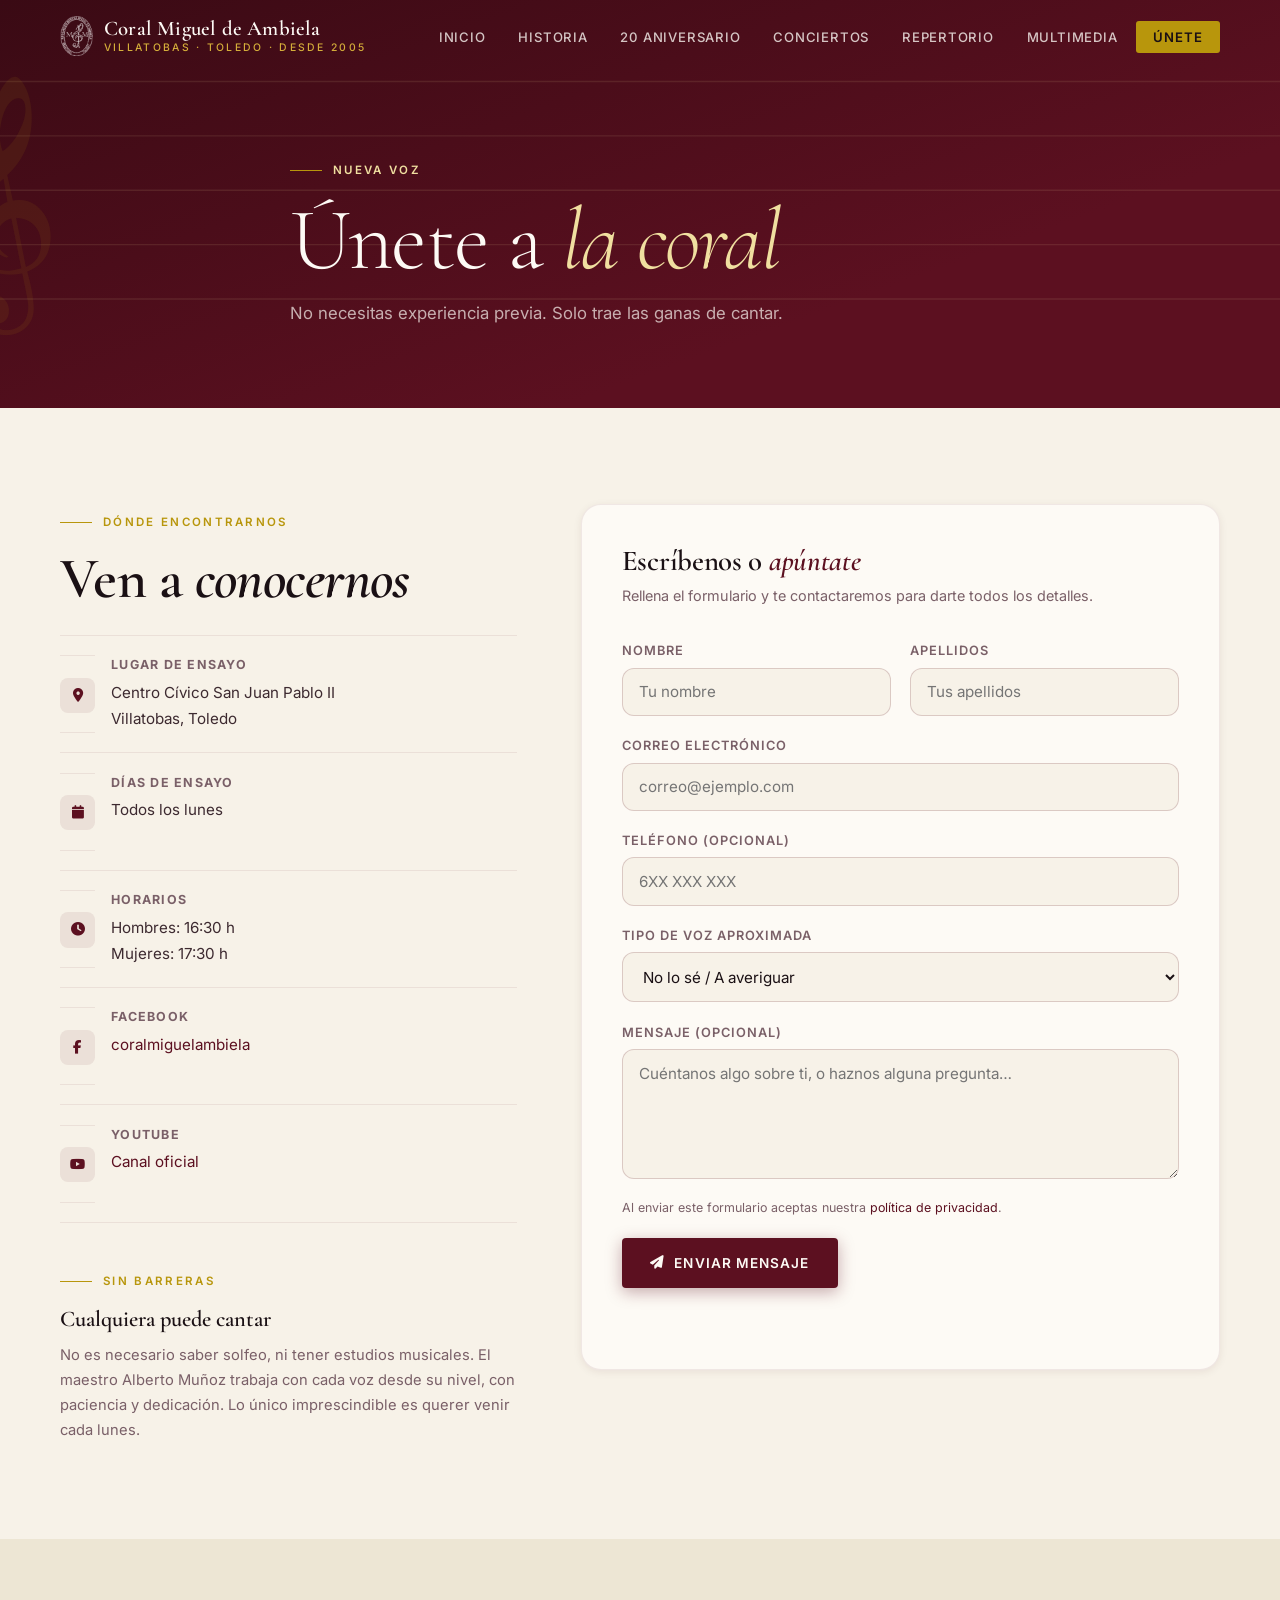
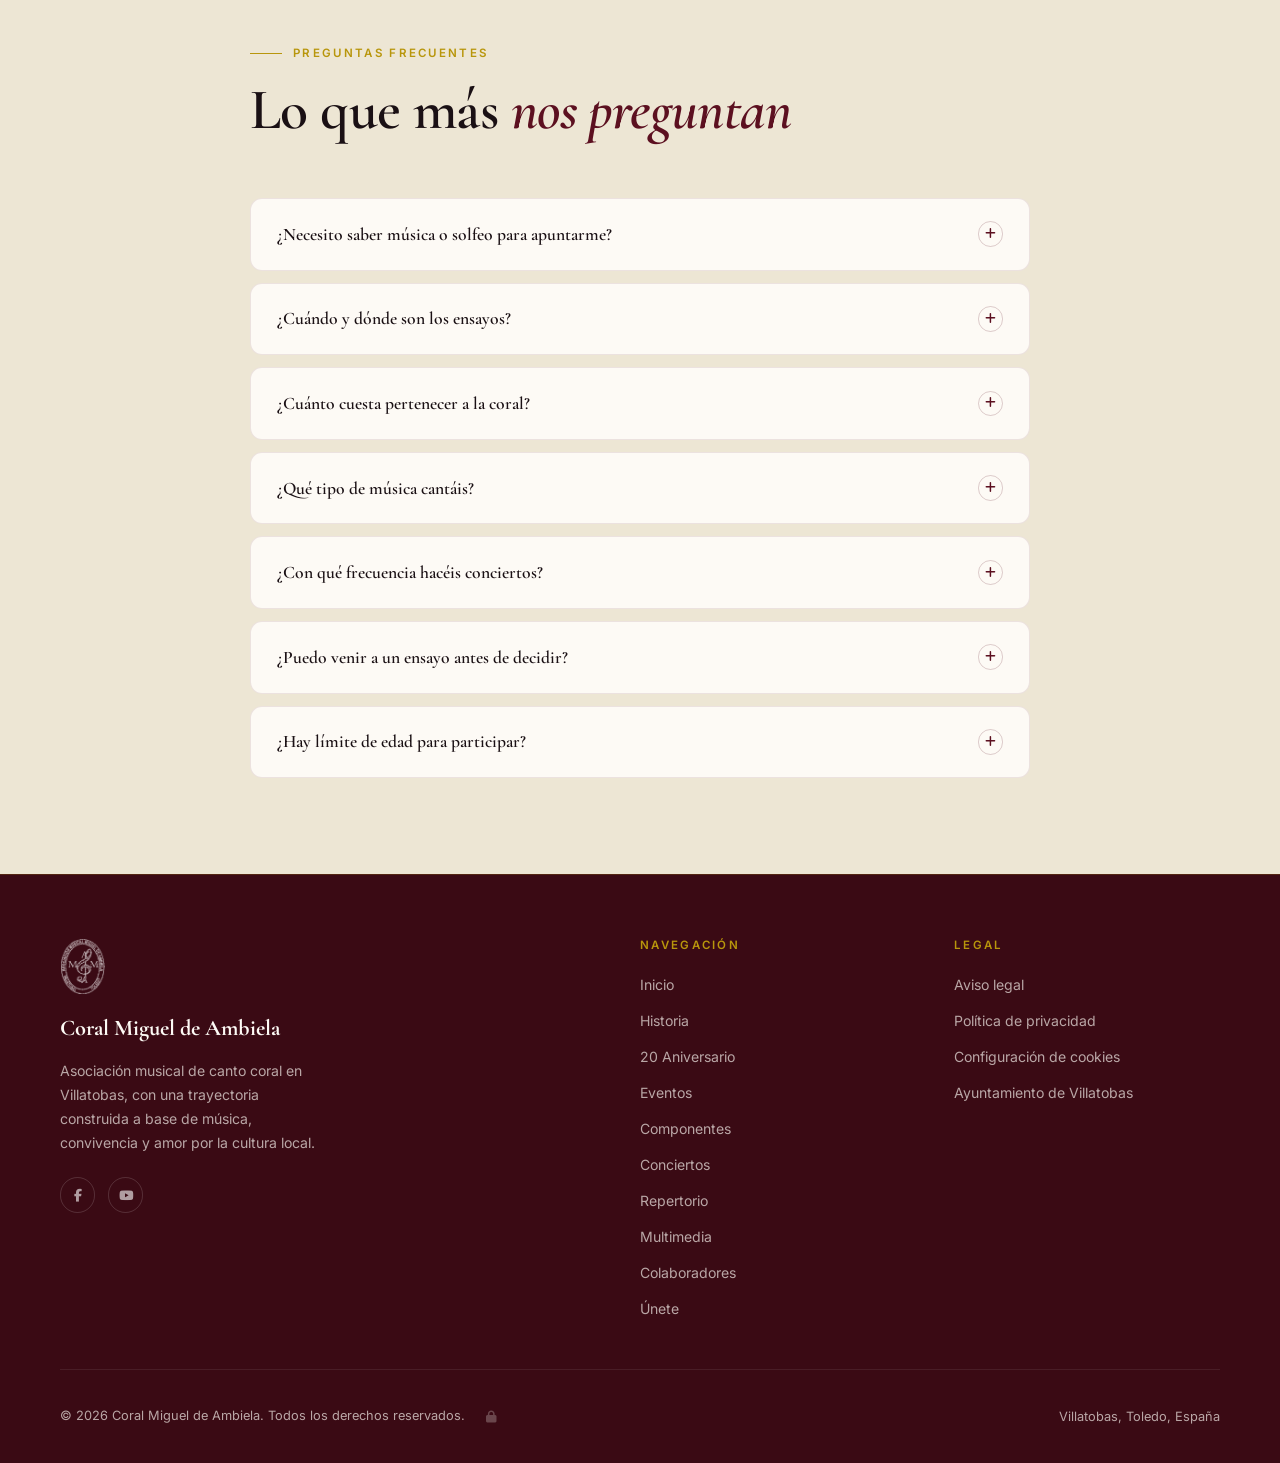
<file: pages/contacto.html>
<!DOCTYPE html>
<html lang="es">
<head>
  <meta charset="UTF-8">
  <meta name="viewport" content="width=device-width, initial-scale=1.0">
  <title>Únete | Coral Miguel de Ambiela</title>
  <meta name="description" content="Contacta con la Coral Miguel de Ambiela y únete al grupo. Ensayos todos los lunes en Villatobas, Toledo.">
  <meta name="theme-color" content="#3A0A14">
  <link rel="icon" type="image/png" href="../img/favicon.png">
  <link rel="stylesheet" href="../css/main.css">
  <link rel="stylesheet" href="../css/pages.css">
  <link rel="stylesheet" href="../css/media.css">
  <link rel="stylesheet" href="https://cdnjs.cloudflare.com/ajax/libs/font-awesome/6.5.2/css/all.min.css" crossorigin="anonymous">
</head>
<body>

<nav class="site-nav" aria-label="Navegación principal">
  <div class="container nav-inner">
    <a href="../index.html" class="nav-brand">
      <img src="../img/logo-blanco.png" class="nav-logo" alt="" aria-hidden="true">
      <span class="nav-brand-text">
        <strong>Coral Miguel de Ambiela</strong>
        <span>Villatobas · Toledo · Desde 2005</span>
      </span>
    </a>
    <ul class="nav-links" id="nav-links" role="list">
      <li><a href="../index.html">Inicio</a></li>
      <li><a href="historia.html">Historia</a></li>
      <li><a href="20-aniversario.html">20 Aniversario</a></li>
      <li><a href="conciertos.html">Conciertos</a></li>
      <li><a href="repertorio.html">Repertorio</a></li>
      <li><a href="multimedia.html">Multimedia</a></li>
      <li><a href="contacto.html" class="nav-cta">Únete</a></li>
    </ul>
    <button class="nav-toggle" id="nav-toggle" aria-controls="nav-links" aria-expanded="false" aria-label="Abrir menú">
      <span></span><span></span><span></span>
    </button>
  </div>
</nav>

<div class="page-wrapper">

<header class="page-hero">
  <div class="page-hero-bg" aria-hidden="true">
    <svg viewBox="0 0 1200 300" preserveAspectRatio="xMidYMid slice" xmlns="http://www.w3.org/2000/svg">
      <line x1="0" y1="60"  x2="1200" y2="60"  stroke="rgba(240,223,160,0.1)" stroke-width="1"/>
      <line x1="0" y1="100" x2="1200" y2="100" stroke="rgba(240,223,160,0.1)" stroke-width="1"/>
      <line x1="0" y1="140" x2="1200" y2="140" stroke="rgba(240,223,160,0.1)" stroke-width="1"/>
      <line x1="0" y1="180" x2="1200" y2="180" stroke="rgba(240,223,160,0.1)" stroke-width="1"/>
      <line x1="0" y1="220" x2="1200" y2="220" stroke="rgba(240,223,160,0.1)" stroke-width="1"/>
      <text x="80" y="200" font-size="160" fill="rgba(184,150,12,0.09)" font-family="serif">𝄞</text>
    </svg>
  </div>
  <div class="container page-hero-content">
    <p class="eyebrow reveal editable" data-edit-id="contacto-hero-eyebrow" data-edit-type="text" style="color:var(--gold-pale)">Nueva voz</p>
    <h1 class="reveal reveal-delay-1">Únete a <em>la coral</em></h1>
    <p class="page-hero-sub reveal reveal-delay-2 editable" data-edit-id="contacto-hero-sub" data-edit-type="text">No necesitas experiencia previa. Solo trae las ganas de cantar.</p>
  </div>
</header>

<!-- CONTACTO + FORM -->
<section class="section">
  <div class="container contact-layout">

    <div class="reveal">
      <p class="eyebrow editable" data-edit-id="contacto-donde-eyebrow" data-edit-type="text">Dónde encontrarnos</p>
      <h2 style="margin-bottom:1.5rem;">Ven a <em>conocernos</em></h2>

      <div class="contact-detail">
        <div class="contact-detail i"><i class="fa-solid fa-location-dot" aria-hidden="true"></i></div>
        <div>
          <strong>Lugar de ensayo</strong>
          <span><span class="editable" data-edit-id="info-ensayo-lugar" data-edit-type="text">Centro Cívico San Juan Pablo II</span><br>Villatobas, Toledo</span>
        </div>
      </div>
      <div class="contact-detail">
        <div class="contact-detail i"><i class="fa-solid fa-calendar" aria-hidden="true"></i></div>
        <div>
          <strong>Días de ensayo</strong>
          <span class="editable" data-edit-id="info-ensayo-dia" data-edit-type="text">Todos los lunes</span>
        </div>
      </div>
      <div class="contact-detail">
        <div class="contact-detail i"><i class="fa-solid fa-clock" aria-hidden="true"></i></div>
        <div>
          <strong>Horarios</strong>
          <span>Hombres: <span class="editable" data-edit-id="info-ensayo-hombres" data-edit-type="text">16:30 h</span><br>Mujeres: <span class="editable" data-edit-id="info-ensayo-mujeres" data-edit-type="text">17:30 h</span></span>
        </div>
      </div>
      <div class="contact-detail">
        <div class="contact-detail i"><i class="fa-brands fa-facebook-f" aria-hidden="true"></i></div>
        <div>
          <strong>Facebook</strong>
          <span><a href="https://www.facebook.com/coralmiguelambiela/" target="_blank" rel="noreferrer" style="color:var(--garnet)">coralmiguelambiela</a></span>
        </div>
      </div>
      <div class="contact-detail">
        <div class="contact-detail i"><i class="fa-brands fa-youtube" aria-hidden="true"></i></div>
        <div>
          <strong>YouTube</strong>
          <span><a href="https://www.youtube.com/channel/UCY3bQiBl7YdPn1gV87L536Q" target="_blank" rel="noreferrer" style="color:var(--garnet)">Canal oficial</a></span>
        </div>
      </div>

      <div style="margin-top:2.5rem;">
        <p class="eyebrow editable" data-edit-id="contacto-barreras-eyebrow" data-edit-type="text">Sin barreras</p>
        <h3 style="font-size:1.4rem; margin-bottom:0.7rem;" class="editable" data-edit-id="contacto-barreras-titulo" data-edit-type="text">Cualquiera puede cantar</h3>
        <p style="font-size:0.92rem; color:var(--ink-muted); line-height:1.7;" class="editable" data-edit-id="contacto-barreras-texto" data-edit-type="textarea">No es necesario saber solfeo, ni tener estudios musicales. El maestro Alberto Muñoz trabaja con cada voz desde su nivel, con paciencia y dedicación. Lo único imprescindible es querer venir cada lunes.</p>
      </div>
    </div>

    <div class="card form-card-page reveal reveal-delay-2">
      <h2>Escríbenos o <em>apúntate</em></h2>
      <p class="editable" data-edit-id="contacto-form-texto" data-edit-type="text">Rellena el formulario y te contactaremos para darte todos los detalles.</p>
      <form class="form-grid" id="contact-form" novalidate>
        <input type="hidden" name="access_key" value="0bdf4790-b8f3-4b6d-8277-672ead5352dd">
        <input type="hidden" name="subject" value="Nuevo mensaje desde la web de la Coral Miguel de Ambiela">
        <input type="hidden" name="from_name" value="Web Coral Miguel de Ambiela">
        <input type="checkbox" name="botcheck" style="display:none" tabindex="-1" autocomplete="off">
        <div style="display:grid; grid-template-columns:1fr 1fr; gap:1.2rem;">
          <div class="form-field">
            <label for="nombre">Nombre</label>
            <input type="text" id="nombre" name="nombre" placeholder="Tu nombre" autocomplete="given-name" required>
          </div>
          <div class="form-field">
            <label for="apellidos">Apellidos</label>
            <input type="text" id="apellidos" name="apellidos" placeholder="Tus apellidos" autocomplete="family-name">
          </div>
        </div>
        <div class="form-field">
          <label for="email">Correo electrónico</label>
          <input type="email" id="email" name="email" placeholder="correo@ejemplo.com" autocomplete="email" required>
        </div>
        <div class="form-field">
          <label for="telefono">Teléfono (opcional)</label>
          <input type="tel" id="telefono" name="telefono" placeholder="6XX XXX XXX" autocomplete="tel">
        </div>
        <div class="form-field">
          <label for="tipo_voz">Tipo de voz aproximada</label>
          <select id="tipo_voz" name="tipo_voz">
            <option value="">No lo sé / A averiguar</option>
            <option value="soprano">Soprano</option>
            <option value="mezzosoprano">Mezzosoprano</option>
            <option value="contralto">Contralto</option>
            <option value="tenor">Tenor</option>
            <option value="baritono">Barítono</option>
            <option value="bajo">Bajo</option>
          </select>
        </div>
        <div class="form-field">
          <label for="mensaje">Mensaje (opcional)</label>
          <textarea id="mensaje" name="mensaje" placeholder="Cuéntanos algo sobre ti, o haznos alguna pregunta…"></textarea>
        </div>
        <p class="form-note">Al enviar este formulario aceptas nuestra <a href="https://www.coralmigueldeambiela.com/politica-de-privacidad/" target="_blank" rel="noreferrer" style="color:var(--garnet);">política de privacidad</a>.</p>
        <button type="submit" class="btn btn-primary" style="justify-self:start;">
          <i class="fa-solid fa-paper-plane" aria-hidden="true"></i>
          Enviar mensaje
        </button>
        <p class="form-feedback" id="form-feedback" aria-live="polite"></p>
      </form>
    </div>

  </div>
</section>

<!-- FAQ -->
<section class="section section--cream">
  <div class="container" style="max-width:780px;">
    <div class="section-header reveal">
      <p class="eyebrow editable" data-edit-id="contacto-faq-eyebrow" data-edit-type="text">Preguntas frecuentes</p>
      <h2>Lo que más <em>nos preguntan</em></h2>
    </div>
    <div class="faq-list reveal reveal-delay-1">

      <div class="faq-item">
        <button class="faq-trigger" aria-expanded="false">
          <span class="editable" data-edit-id="contacto-faq1-pregunta" data-edit-type="text">¿Necesito saber música o solfeo para apuntarme?</span>
          <span class="faq-icon"><i class="fa-solid fa-plus" aria-hidden="true"></i></span>
        </button>
        <div class="faq-body" role="region">
          <div class="faq-body-inner editable" data-edit-id="contacto-faq1-respuesta" data-edit-type="textarea">No, en absoluto. La Coral Miguel de Ambiela está abierta a todas las personas que tengan ganas de cantar, independientemente de su formación musical. El maestro Alberto Muñoz adapta los ensayos para que cada persona pueda avanzar desde su nivel.</div>
        </div>
      </div>

      <div class="faq-item">
        <button class="faq-trigger" aria-expanded="false">
          <span class="editable" data-edit-id="contacto-faq2-pregunta" data-edit-type="text">¿Cuándo y dónde son los ensayos?</span>
          <span class="faq-icon"><i class="fa-solid fa-plus" aria-hidden="true"></i></span>
        </button>
        <div class="faq-body" role="region">
          <div class="faq-body-inner editable" data-edit-id="contacto-faq2-respuesta" data-edit-type="textarea">Los ensayos son todos los lunes en el Centro Cívico San Juan Pablo II de Villatobas. Los hombres ensayan a las 16:30 h y las mujeres a las 17:30 h. ¡Ven a cualquier lunes a conocernos sin compromiso!</div>
        </div>
      </div>

      <div class="faq-item">
        <button class="faq-trigger" aria-expanded="false">
          <span class="editable" data-edit-id="contacto-faq3-pregunta" data-edit-type="text">¿Cuánto cuesta pertenecer a la coral?</span>
          <span class="faq-icon"><i class="fa-solid fa-plus" aria-hidden="true"></i></span>
        </button>
        <div class="faq-body" role="region">
          <div class="faq-body-inner editable" data-edit-id="contacto-faq3-respuesta" data-edit-type="textarea">La asociación tiene una cuota anual simbólica que cubre los gastos de gestión y material. Para más información concreta, escríbenos o pregunta directamente en los ensayos.</div>
        </div>
      </div>

      <div class="faq-item">
        <button class="faq-trigger" aria-expanded="false">
          <span class="editable" data-edit-id="contacto-faq4-pregunta" data-edit-type="text">¿Qué tipo de música cantáis?</span>
          <span class="faq-icon"><i class="fa-solid fa-plus" aria-hidden="true"></i></span>
        </button>
        <div class="faq-body" role="region">
          <div class="faq-body-inner editable" data-edit-id="contacto-faq4-respuesta" data-edit-type="textarea">Nuestro repertorio abarca tres grandes áreas: música sacra (desde el Renacimiento hasta la contemporaneidad), canciones profanas (folclore castellano, madrigales, popular) y un ciclo de Navidad con villancicos tradicionales. Visita la sección de Repertorio para saber más.</div>
        </div>
      </div>

      <div class="faq-item">
        <button class="faq-trigger" aria-expanded="false">
          <span class="editable" data-edit-id="contacto-faq5-pregunta" data-edit-type="text">¿Con qué frecuencia hacéis conciertos?</span>
          <span class="faq-icon"><i class="fa-solid fa-plus" aria-hidden="true"></i></span>
        </button>
        <div class="faq-body" role="region">
          <div class="faq-body-inner editable" data-edit-id="contacto-faq5-respuesta" data-edit-type="textarea">Realizamos varios conciertos al año, siempre con el concierto de Navidad como cita ineludible. También participamos en encuentros de corales regionales y en actuaciones especiales cuando nos invitan. La agenda se puede seguir en nuestra página de Facebook.</div>
        </div>
      </div>

      <div class="faq-item">
        <button class="faq-trigger" aria-expanded="false">
          <span class="editable" data-edit-id="contacto-faq6-pregunta" data-edit-type="text">¿Puedo venir a un ensayo antes de decidir?</span>
          <span class="faq-icon"><i class="fa-solid fa-plus" aria-hidden="true"></i></span>
        </button>
        <div class="faq-body" role="region">
          <div class="faq-body-inner editable" data-edit-id="contacto-faq6-respuesta" data-edit-type="textarea">Por supuesto. Te invitamos a venir cualquier lunes sin compromiso para conocer al grupo, al director y la dinámica de trabajo. No hace falta avisar con antelación, aunque si nos escribes antes podremos recibirte mejor.</div>
        </div>
      </div>

      <div class="faq-item">
        <button class="faq-trigger" aria-expanded="false">
          <span class="editable" data-edit-id="contacto-faq7-pregunta" data-edit-type="text">¿Hay límite de edad para participar?</span>
          <span class="faq-icon"><i class="fa-solid fa-plus" aria-hidden="true"></i></span>
        </button>
        <div class="faq-body" role="region">
          <div class="faq-body-inner editable" data-edit-id="contacto-faq7-respuesta" data-edit-type="textarea">No existe un límite de edad establecido. La coral ha tenido siempre integrantes de distintas generaciones y esa diversidad es uno de sus mayores valores. Si tienes la ilusión, la edad no es un obstáculo.</div>
        </div>
      </div>

    </div>
  </div>
</section>

<footer class="site-footer">
  <div class="container">
    <div class="footer-grid">
      <div class="footer-brand">
        <img src="../img/logo-blanco.png" class="footer-logo" alt="Coral Miguel de Ambiela">
        <strong>Coral Miguel de Ambiela</strong>
        <p class="editable" data-edit-id="footer-descripcion" data-edit-type="textarea">Asociación musical de canto coral en Villatobas, con una trayectoria construida a base de música, convivencia y amor por la cultura local.</p>
        <div class="social-links" style="margin-top:1.4rem;">
          <a href="https://www.facebook.com/coralmiguelambiela/" class="social-link" target="_blank" rel="noreferrer" aria-label="Facebook"><i class="fa-brands fa-facebook-f"></i></a>
          <a href="https://www.youtube.com/channel/UCY3bQiBl7YdPn1gV87L536Q" class="social-link" target="_blank" rel="noreferrer" aria-label="YouTube"><i class="fa-brands fa-youtube"></i></a>
        </div>
      </div>
      <div class="footer-col">
        <h4>Navegación</h4>
        <ul>
          <li><a href="../index.html">Inicio</a></li>
          <li><a href="historia.html">Historia</a></li>
          <li><a href="20-aniversario.html">20 Aniversario</a></li>
          <li><a href="eventos.html">Eventos</a></li>
          <li><a href="componentes.html">Componentes</a></li>
          <li><a href="conciertos.html">Conciertos</a></li>
          <li><a href="repertorio.html">Repertorio</a></li>
          <li><a href="multimedia.html">Multimedia</a></li>
          <li><a href="colaboradores.html">Colaboradores</a></li>
          <li><a href="contacto.html">Únete</a></li>
        </ul>
      </div>
      <div class="footer-col">
        <h4>Legal</h4>
        <ul>
          <li><a href="https://www.coralmigueldeambiela.com/aviso-legal/" target="_blank" rel="noreferrer">Aviso legal</a></li>
          <li><a href="https://www.coralmigueldeambiela.com/politica-de-privacidad/" target="_blank" rel="noreferrer">Política de privacidad</a></li>
          <li><a href="privacidad-cookies.html">Configuración de cookies</a></li>
          <li><a href="http://www.villatobas.es/" target="_blank" rel="noreferrer">Ayuntamiento de Villatobas</a></li>
        </ul>
      </div>
    </div>
    <div class="footer-bottom">
      <p>&copy; <span class="copyright-year">2025</span> Coral Miguel de Ambiela. Todos los derechos reservados.</p>
      <p>Villatobas, Toledo, España</p>
    </div>
  </div>
</footer>
</div>

<button class="back-top" id="back-top" aria-label="Volver arriba"><i class="fa-solid fa-arrow-up"></i></button>
<script src="../js/main.js"></script>
<script src="../js/media.js"></script>
<script>
// FAQ accordion
document.querySelectorAll('.faq-trigger').forEach(btn => {
  btn.addEventListener('click', () => {
    const item = btn.closest('.faq-item');
    const body = item.querySelector('.faq-body');
    const isOpen = item.classList.contains('open');
    // Close all
    document.querySelectorAll('.faq-item').forEach(i => {
      i.classList.remove('open');
      i.querySelector('.faq-trigger').setAttribute('aria-expanded','false');
      i.querySelector('.faq-body').style.maxHeight = '0';
    });
    // Open clicked if it wasn't open
    if (!isOpen) {
      item.classList.add('open');
      btn.setAttribute('aria-expanded','true');
      body.style.maxHeight = body.scrollHeight + 'px';
    }
  });
});

// Form submit (envío real a través de Web3Forms, gratuito)
document.getElementById('contact-form').addEventListener('submit', async e => {
  e.preventDefault();
  const form = e.target;
  const fb = document.getElementById('form-feedback');
  const nombre = document.getElementById('nombre').value.trim();
  const email  = document.getElementById('email').value.trim();
  if (!nombre || !email) {
    fb.textContent = 'Por favor, completa al menos el nombre y el correo electrónico.';
    fb.style.color = 'var(--garnet)';
    return;
  }
  const accessKey = form.querySelector('input[name="access_key"]').value;
  if (!accessKey || accessKey === 'PEGA_AQUI_TU_CLAVE_DE_WEB3FORMS') {
    fb.textContent = 'El formulario todavía no está conectado (falta la clave de Web3Forms). Mientras tanto, escríbenos directamente por Facebook o por teléfono.';
    fb.style.color = 'var(--garnet)';
    return;
  }
  const submitBtn = form.querySelector('button[type="submit"]');
  submitBtn.disabled = true;
  fb.textContent = 'Enviando...';
  fb.style.color = 'var(--ink-muted)';
  try {
    const res = await fetch('https://api.web3forms.com/submit', {
      method: 'POST',
      headers: { 'Accept': 'application/json' },
      body: new FormData(form)
    });
    const data = await res.json();
    if (data.success) {
      fb.textContent = '¡Gracias, ' + nombre + '! Te contactaremos pronto. ¡Te esperamos el próximo lunes!';
      fb.style.color = '#2A6B1A';
      form.reset();
    } else {
      throw new Error(data.message || 'Error al enviar');
    }
  } catch (err) {
    fb.textContent = 'No se pudo enviar el mensaje. Inténtalo de nuevo en un momento, o escríbenos directamente por Facebook.';
    fb.style.color = 'var(--garnet)';
  } finally {
    submitBtn.disabled = false;
  }
});
</script>
</body>
</html>
</file>
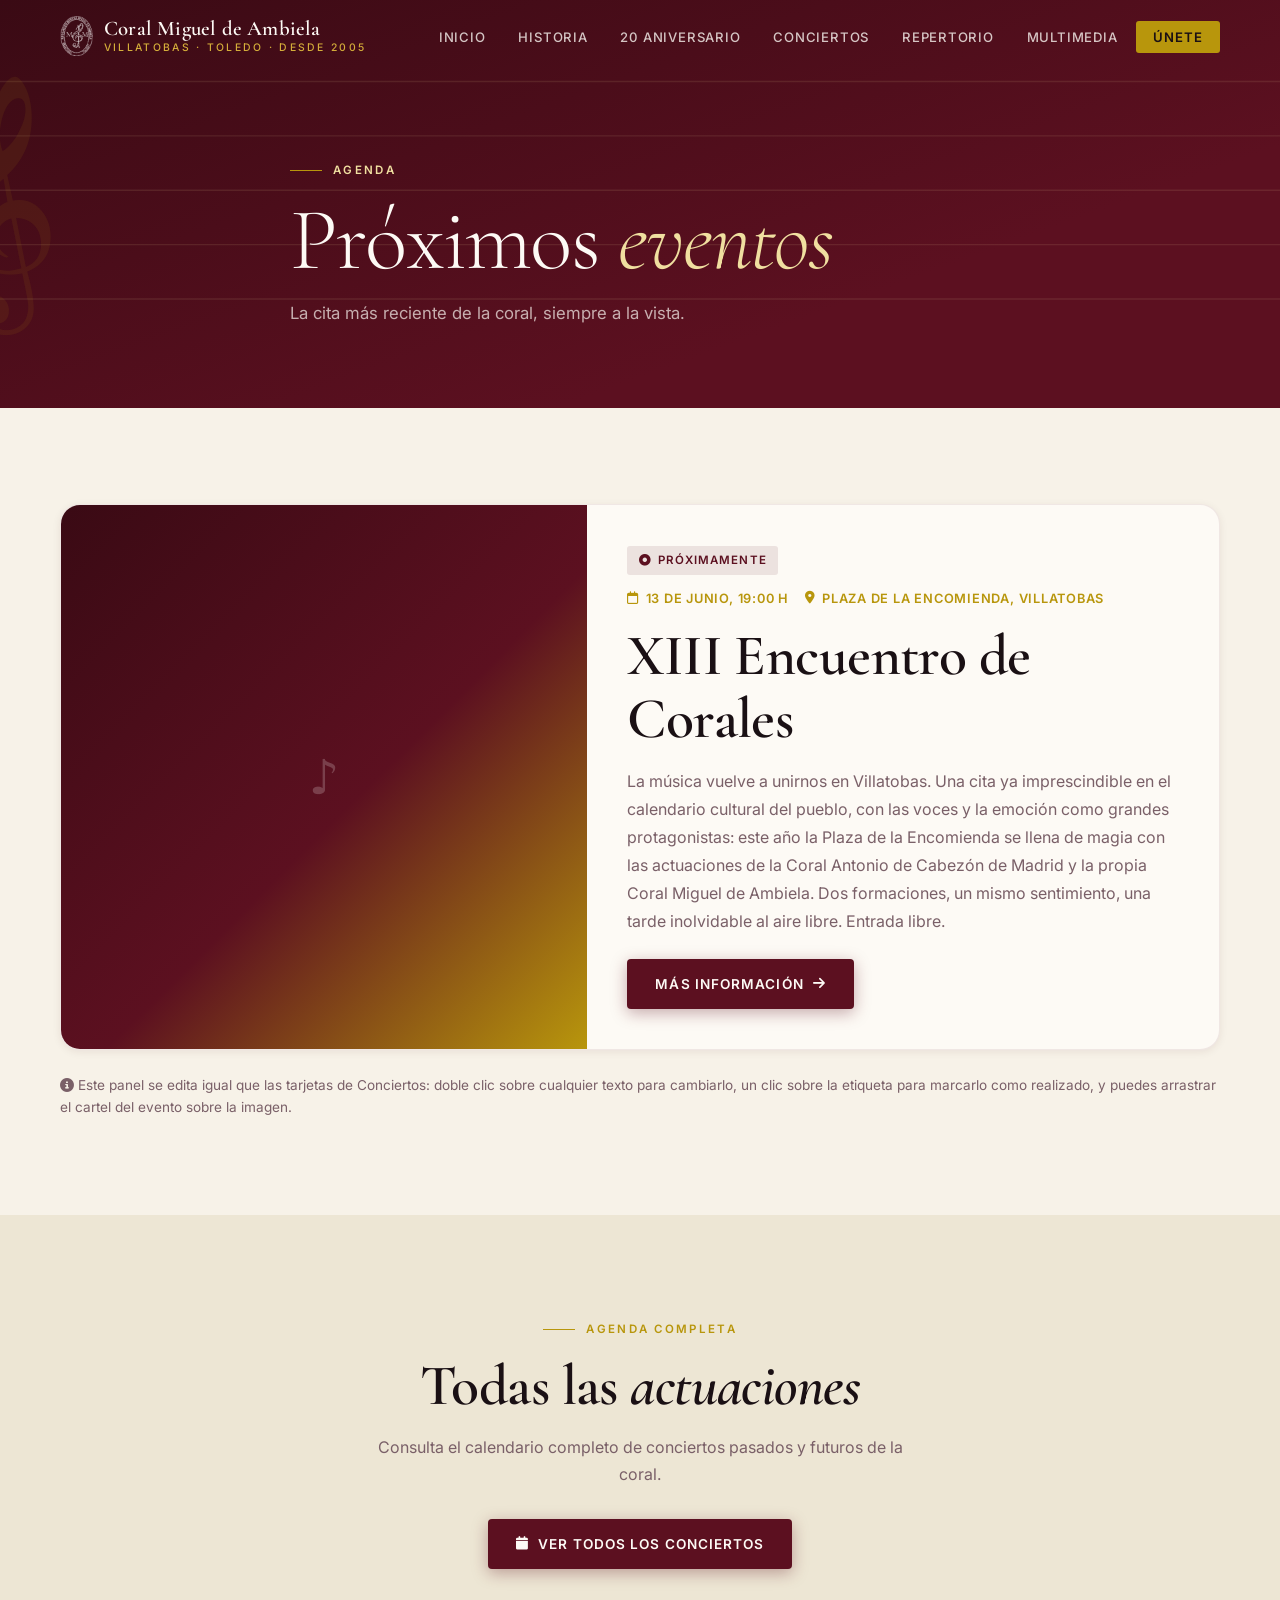
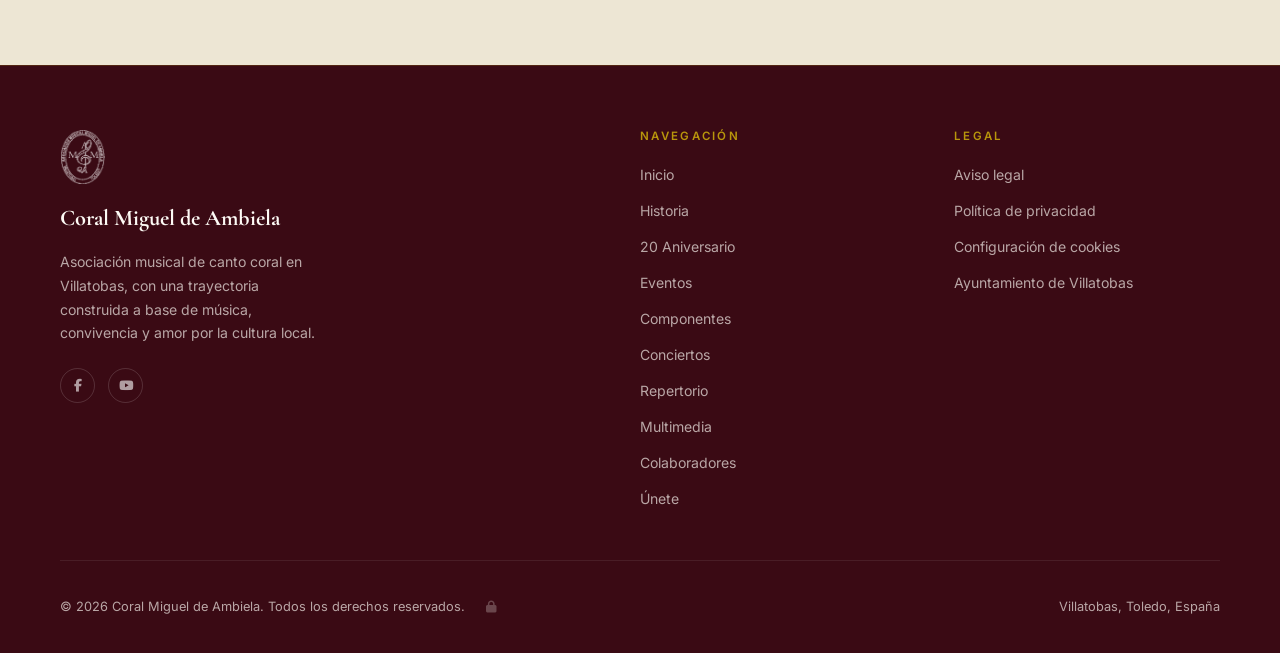
<file: pages/eventos.html>
<!DOCTYPE html>
<html lang="es">
<head>
  <meta charset="UTF-8">
  <meta name="viewport" content="width=device-width, initial-scale=1.0">
  <title>Eventos | Coral Miguel de Ambiela</title>
  <meta name="description" content="Próximos eventos de la Coral Miguel de Ambiela en Villatobas, Toledo.">
  <meta name="theme-color" content="#3A0A14">
  <link rel="icon" type="image/png" href="../img/favicon.png">
  <link rel="stylesheet" href="../css/main.css">
  <link rel="stylesheet" href="../css/pages.css">
  <link rel="stylesheet" href="../css/media.css">
  <link rel="stylesheet" href="https://cdnjs.cloudflare.com/ajax/libs/font-awesome/6.5.2/css/all.min.css" crossorigin="anonymous">
</head>
<body>

<nav class="site-nav" aria-label="Navegación principal">
  <div class="container nav-inner">
    <a href="../index.html" class="nav-brand">
      <img src="../img/logo-blanco.png" class="nav-logo" alt="" aria-hidden="true">
      <span class="nav-brand-text">
        <strong>Coral Miguel de Ambiela</strong>
        <span>Villatobas · Toledo · Desde 2005</span>
      </span>
    </a>
    <ul class="nav-links" id="nav-links" role="list">
      <li><a href="../index.html">Inicio</a></li>
      <li><a href="historia.html">Historia</a></li>
      <li><a href="20-aniversario.html">20 Aniversario</a></li>
      <li><a href="conciertos.html">Conciertos</a></li>
      <li><a href="repertorio.html">Repertorio</a></li>
      <li><a href="multimedia.html">Multimedia</a></li>
      <li><a href="contacto.html" class="nav-cta">Únete</a></li>
    </ul>
    <button class="nav-toggle" id="nav-toggle" aria-controls="nav-links" aria-expanded="false" aria-label="Abrir menú">
      <span></span><span></span><span></span>
    </button>
  </div>
</nav>

<div class="page-wrapper">

<header class="page-hero">
  <div class="page-hero-bg" aria-hidden="true">
    <svg viewBox="0 0 1200 300" preserveAspectRatio="xMidYMid slice" xmlns="http://www.w3.org/2000/svg">
      <line x1="0" y1="60"  x2="1200" y2="60"  stroke="rgba(240,223,160,0.1)" stroke-width="1"/>
      <line x1="0" y1="100" x2="1200" y2="100" stroke="rgba(240,223,160,0.1)" stroke-width="1"/>
      <line x1="0" y1="140" x2="1200" y2="140" stroke="rgba(240,223,160,0.1)" stroke-width="1"/>
      <line x1="0" y1="180" x2="1200" y2="180" stroke="rgba(240,223,160,0.1)" stroke-width="1"/>
      <line x1="0" y1="220" x2="1200" y2="220" stroke="rgba(240,223,160,0.1)" stroke-width="1"/>
      <text x="80" y="200" font-size="160" fill="rgba(184,150,12,0.09)" font-family="serif">𝄞</text>
    </svg>
  </div>
  <div class="container page-hero-content">
    <p class="eyebrow reveal editable" data-edit-id="eventos-hero-eyebrow" data-edit-type="text" style="color:var(--gold-pale)">Agenda</p>
    <h1 class="reveal reveal-delay-1">Próximos <em>eventos</em></h1>
    <p class="page-hero-sub reveal reveal-delay-2 editable" data-edit-id="eventos-hero-sub" data-edit-type="text">La cita más reciente de la coral, siempre a la vista.</p>
  </div>
</header>

<!-- EVENTO DESTACADO -->
<section class="section">
  <div class="container">
    <div class="card reveal" style="overflow:hidden; display:grid; grid-template-columns: 1fr 1.2fr;">
      <div class="img-ph" data-media-id="eventos-destacado" style="min-height:320px;" role="img" aria-label="Cartel del evento destacado">
      </div>
      <div style="padding:2.5rem;">
        <span class="badge-upcoming editable" data-edit-id="eventos-destacado-badge" data-edit-type="badge" data-badge-state="upcoming"><i class="fa-solid fa-circle-dot" aria-hidden="true"></i> Próximamente</span>
        <div class="concert-meta" style="margin-bottom:1rem;">
          <span><i class="fa-regular fa-calendar" aria-hidden="true"></i> <span class="editable" data-edit-id="eventos-destacado-fecha" data-edit-type="text">13 de junio, 19:00 h</span></span>
          <span><i class="fa-solid fa-location-dot" aria-hidden="true"></i> <span class="editable" data-edit-id="eventos-destacado-lugar" data-edit-type="text">Plaza de la Encomienda, Villatobas</span></span>
        </div>
        <h2 class="editable" data-edit-id="eventos-destacado-titulo" data-edit-type="text" style="margin-bottom:1rem;">XIII Encuentro de Corales</h2>
        <p class="editable" data-edit-id="eventos-destacado-desc" data-edit-type="textarea" style="color:var(--ink-muted); line-height:1.75;">La música vuelve a unirnos en Villatobas. Una cita ya imprescindible en el calendario cultural del pueblo, con las voces y la emoción como grandes protagonistas: este año la Plaza de la Encomienda se llena de magia con las actuaciones de la Coral Antonio de Cabezón de Madrid y la propia Coral Miguel de Ambiela. Dos formaciones, un mismo sentimiento, una tarde inolvidable al aire libre. Entrada libre.</p>
        <div class="btn-row" style="margin-top:1.5rem;">
          <a href="contacto.html" class="btn btn-primary">
            <span class="editable" data-edit-id="eventos-destacado-btn" data-edit-type="text">Más información</span>
            <i class="fa-solid fa-arrow-right" aria-hidden="true"></i>
          </a>
        </div>
      </div>
    </div>
    <p class="reveal" style="margin-top:1.5rem; font-size:0.85rem; color:var(--ink-muted);">
      <i class="fa-solid fa-circle-info" aria-hidden="true"></i>
      Este panel se edita igual que las tarjetas de Conciertos: doble clic sobre cualquier texto para cambiarlo,
      un clic sobre la etiqueta para marcarlo como realizado, y puedes arrastrar el cartel del evento sobre la imagen.
    </p>
  </div>
</section>

<!-- ENLACE A CONCIERTOS -->
<section class="section section--cream">
  <div class="container" style="text-align:center; max-width:560px; margin:0 auto;">
    <div class="reveal">
      <p class="eyebrow editable" data-edit-id="eventos-cta-eyebrow" data-edit-type="text" style="justify-content:center;">Agenda completa</p>
      <h2>Todas las <em>actuaciones</em></h2>
      <p class="editable" data-edit-id="eventos-cta-texto" data-edit-type="textarea" style="color:var(--ink-muted); margin:1rem 0 2rem;">Consulta el calendario completo de conciertos pasados y futuros de la coral.</p>
      <a href="conciertos.html" class="btn btn-primary">
        <i class="fa-solid fa-calendar" aria-hidden="true"></i>
        <span class="editable" data-edit-id="eventos-cta-btn" data-edit-type="text">Ver todos los conciertos</span>
      </a>
    </div>
  </div>
</section>

<footer class="site-footer">
  <div class="container">
    <div class="footer-grid">
      <div class="footer-brand">
        <img src="../img/logo-blanco.png" class="footer-logo" alt="Coral Miguel de Ambiela">
        <strong>Coral Miguel de Ambiela</strong>
        <p class="editable" data-edit-id="footer-descripcion" data-edit-type="textarea">Asociación musical de canto coral en Villatobas, con una trayectoria construida a base de música, convivencia y amor por la cultura local.</p>
        <div class="social-links" style="margin-top:1.4rem;">
          <a href="https://www.facebook.com/coralmiguelambiela/" class="social-link" target="_blank" rel="noreferrer" aria-label="Facebook"><i class="fa-brands fa-facebook-f"></i></a>
          <a href="https://www.youtube.com/channel/UCY3bQiBl7YdPn1gV87L536Q" class="social-link" target="_blank" rel="noreferrer" aria-label="YouTube"><i class="fa-brands fa-youtube"></i></a>
        </div>
      </div>
      <div class="footer-col">
        <h4>Navegación</h4>
        <ul>
          <li><a href="../index.html">Inicio</a></li>
          <li><a href="historia.html">Historia</a></li>
          <li><a href="20-aniversario.html">20 Aniversario</a></li>
          <li><a href="eventos.html">Eventos</a></li>
          <li><a href="componentes.html">Componentes</a></li>
          <li><a href="conciertos.html">Conciertos</a></li>
          <li><a href="repertorio.html">Repertorio</a></li>
          <li><a href="multimedia.html">Multimedia</a></li>
          <li><a href="colaboradores.html">Colaboradores</a></li>
          <li><a href="contacto.html">Únete</a></li>
        </ul>
      </div>
      <div class="footer-col">
        <h4>Legal</h4>
        <ul>
          <li><a href="https://www.coralmigueldeambiela.com/aviso-legal/" target="_blank" rel="noreferrer">Aviso legal</a></li>
          <li><a href="https://www.coralmigueldeambiela.com/politica-de-privacidad/" target="_blank" rel="noreferrer">Política de privacidad</a></li>
          <li><a href="privacidad-cookies.html">Configuración de cookies</a></li>
          <li><a href="http://www.villatobas.es/" target="_blank" rel="noreferrer">Ayuntamiento de Villatobas</a></li>
        </ul>
      </div>
    </div>
    <div class="footer-bottom">
      <p>&copy; <span class="copyright-year">2025</span> Coral Miguel de Ambiela. Todos los derechos reservados.</p>
      <p>Villatobas, Toledo, España</p>
    </div>
  </div>
</footer>

</div>

<button class="back-top" id="back-top" aria-label="Volver arriba">
  <i class="fa-solid fa-arrow-up" aria-hidden="true"></i>
</button>

<script src="../js/main.js"></script>
<script src="../js/media.js"></script>
</body>
</html>
</file>
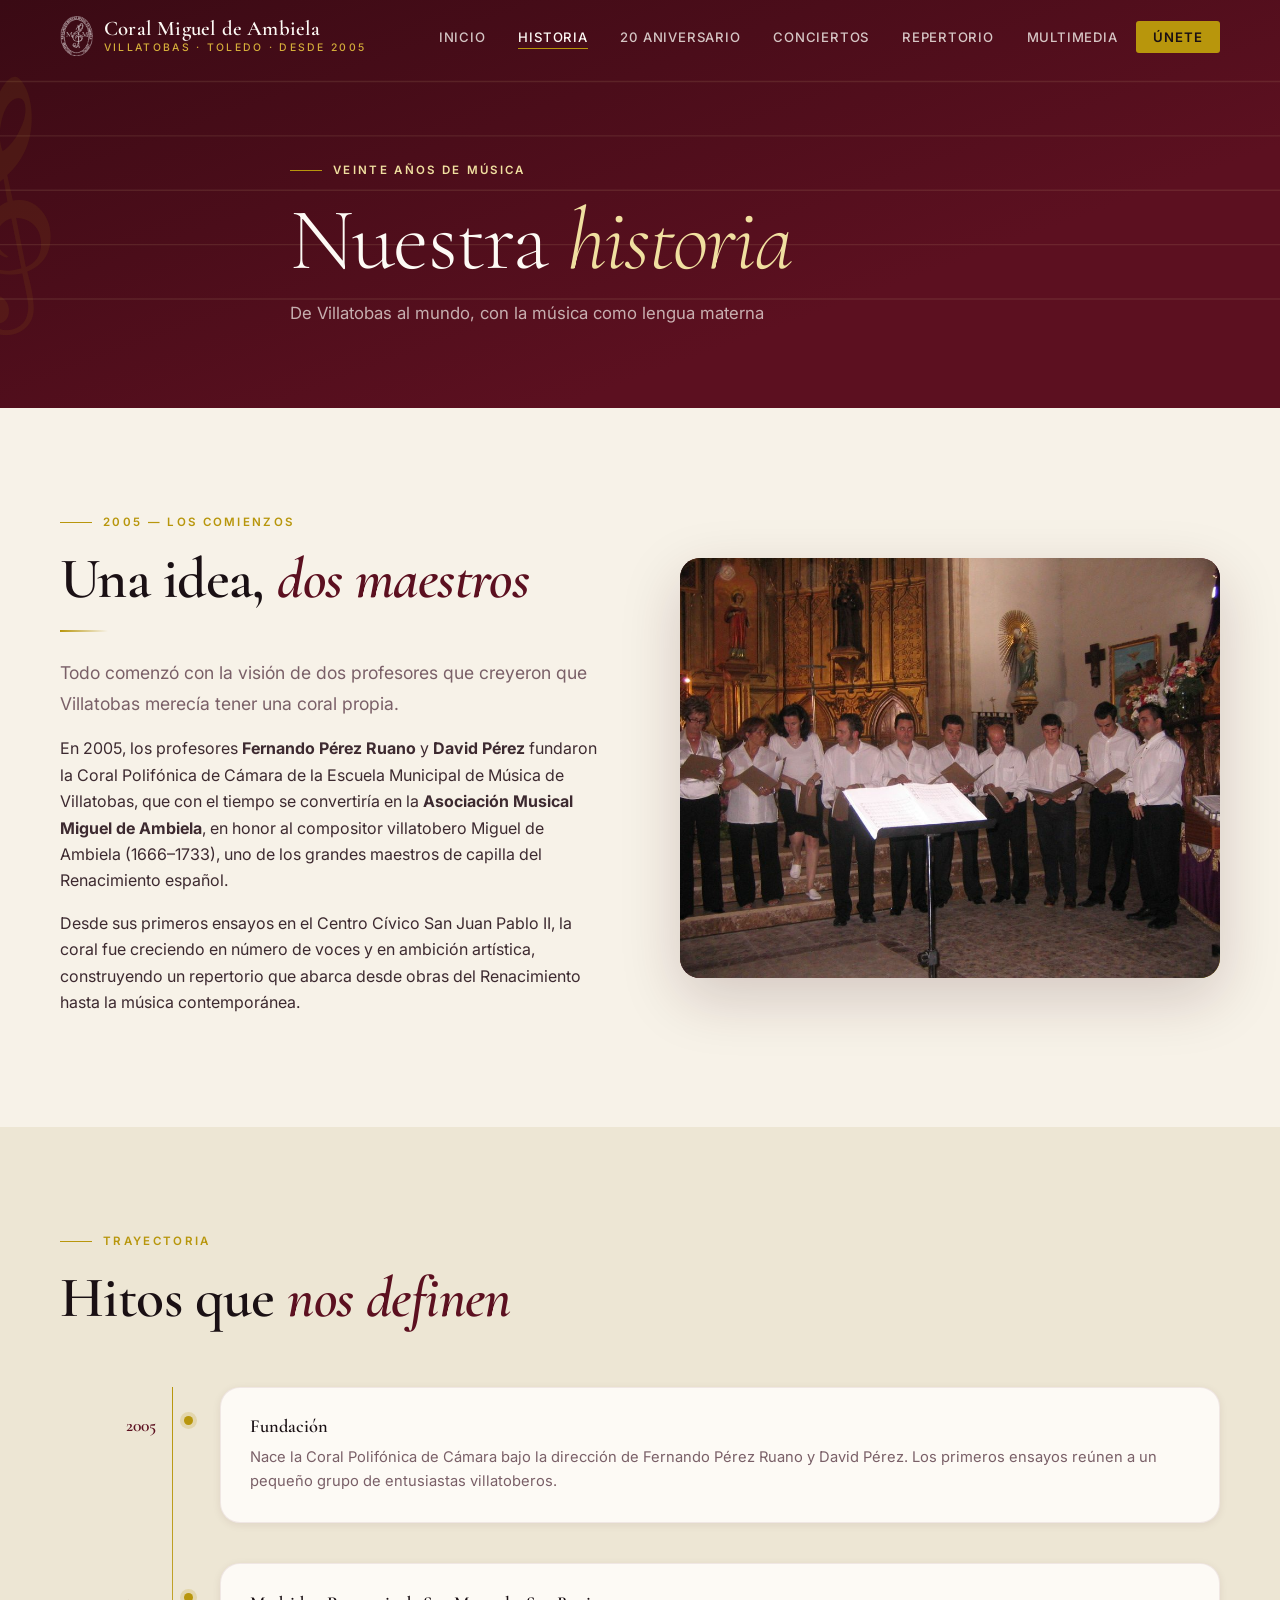
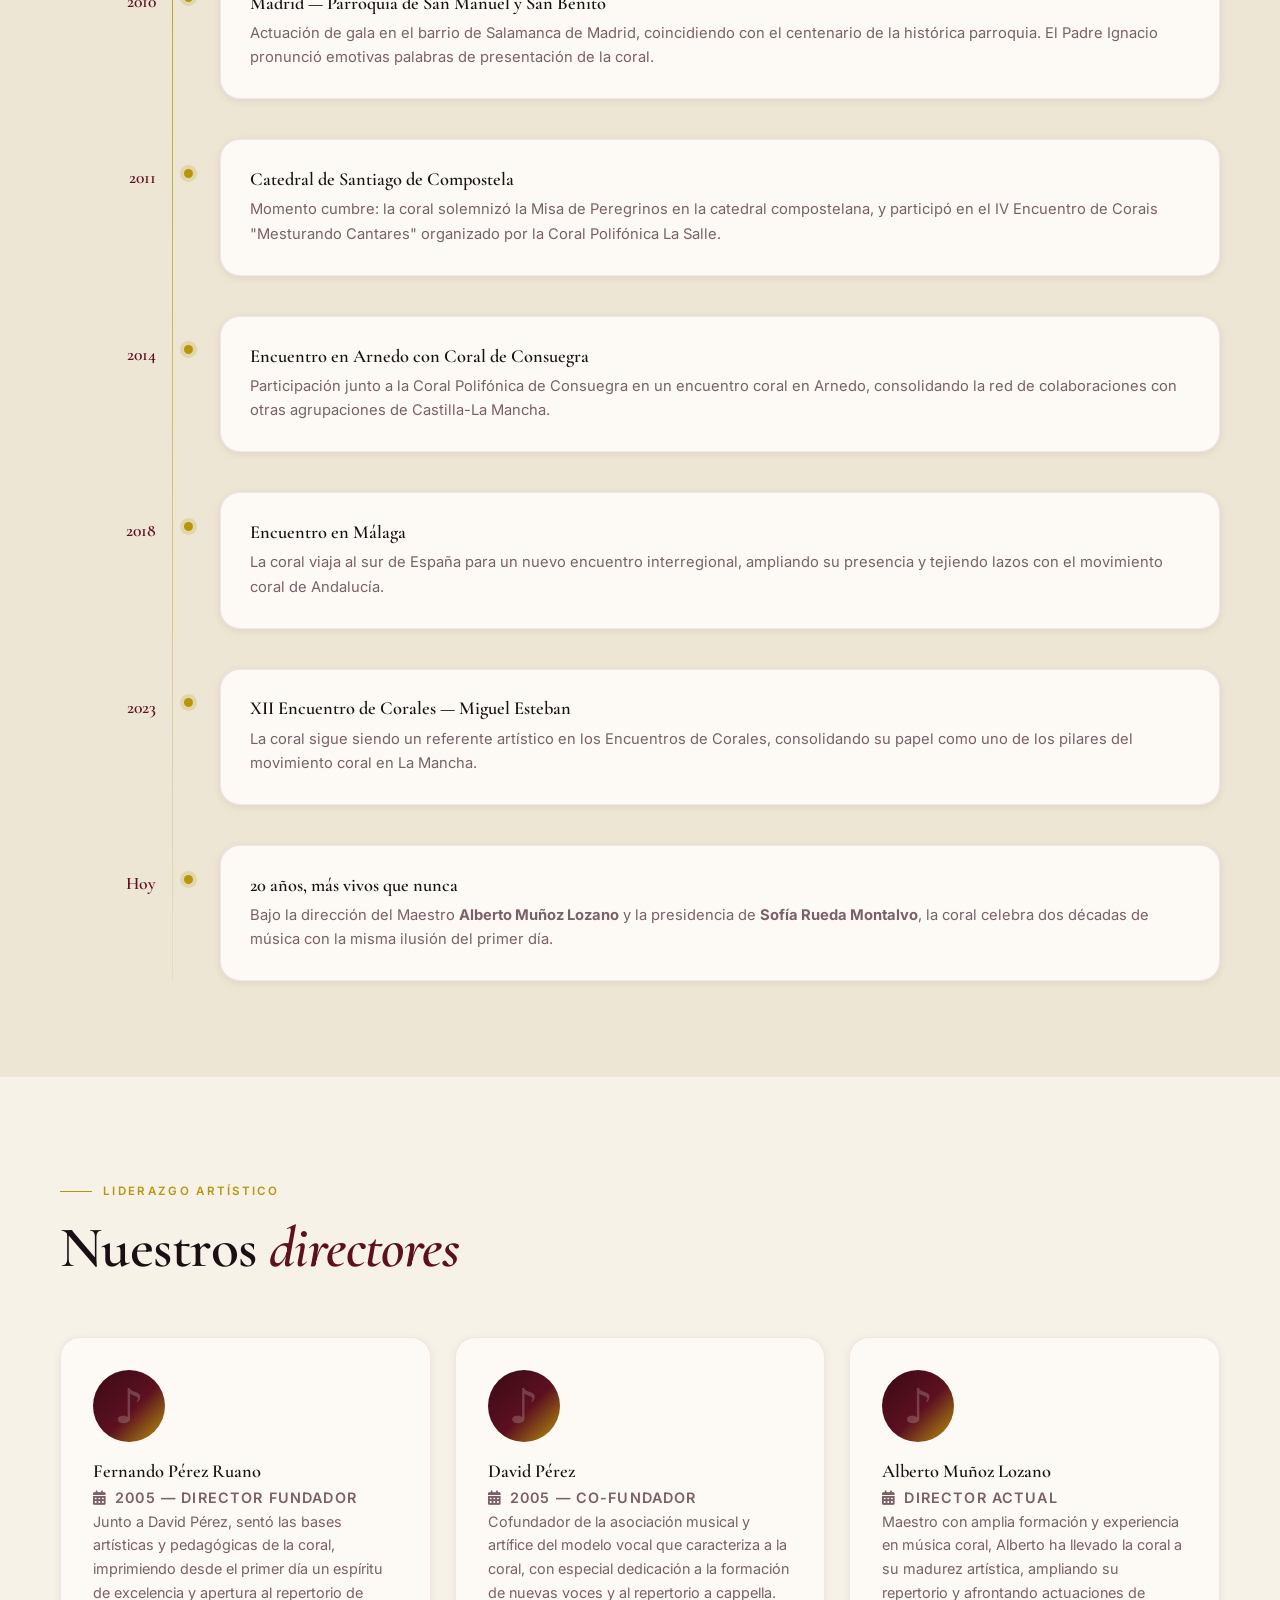
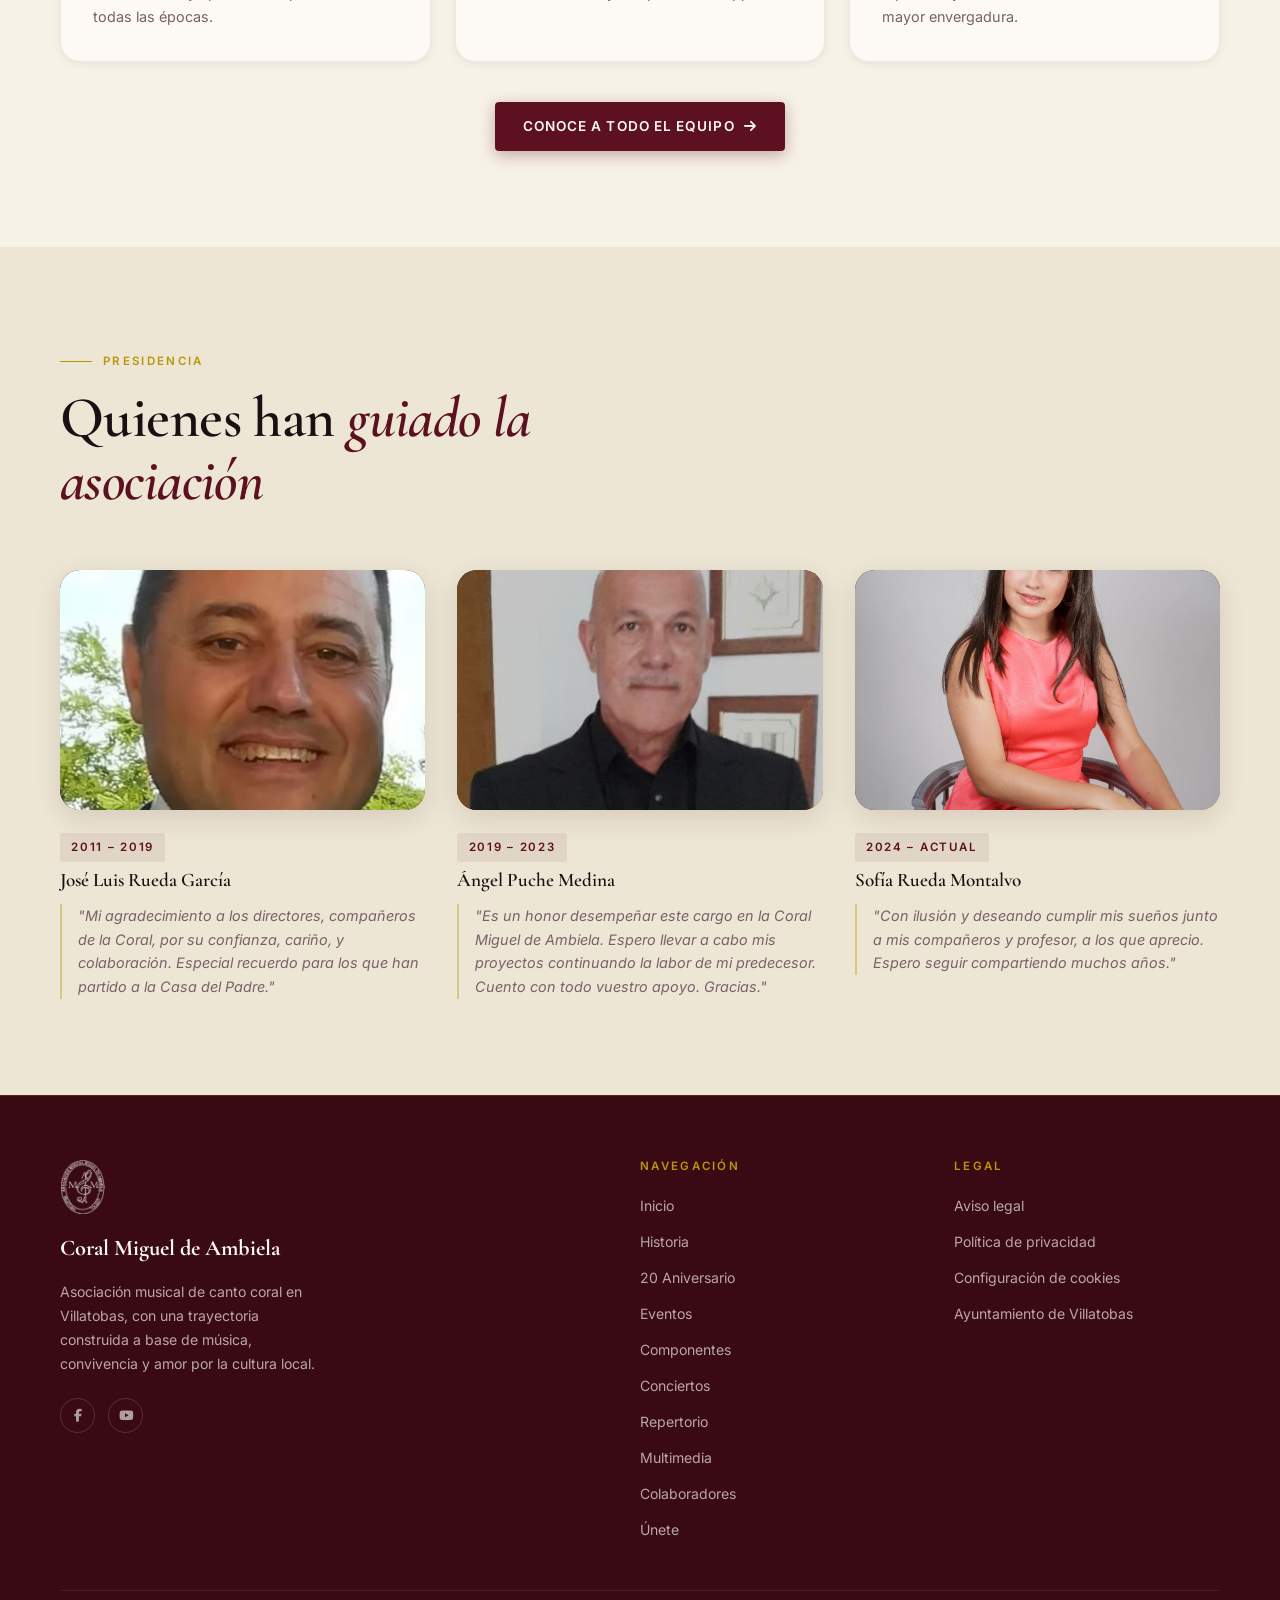
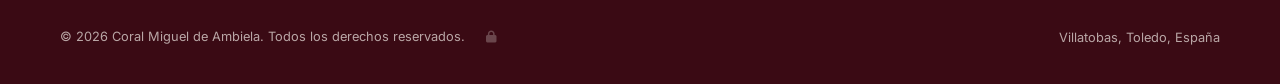
<file: pages/historia.html>
<!DOCTYPE html>
<html lang="es">
<head>
  <meta charset="UTF-8">
  <meta name="viewport" content="width=device-width, initial-scale=1.0">
  <title>Historia | Coral Miguel de Ambiela</title>
  <meta name="description" content="La historia de la Coral Miguel de Ambiela desde su fundación en 2005 en Villatobas, Toledo, sus directores y presidentes.">
  <meta name="theme-color" content="#3A0A14">
  <link rel="icon" type="image/png" href="../img/favicon.png">
  <link rel="stylesheet" href="../css/main.css">
  <link rel="stylesheet" href="../css/pages.css">
  <link rel="stylesheet" href="../css/media.css">
  <link rel="stylesheet" href="https://cdnjs.cloudflare.com/ajax/libs/font-awesome/6.5.2/css/all.min.css" crossorigin="anonymous">
</head>
<body>

<nav class="site-nav" aria-label="Navegación principal">
  <div class="container nav-inner">
    <a href="../index.html" class="nav-brand">
      <img src="../img/logo-blanco.png" class="nav-logo" alt="" aria-hidden="true">
      <span class="nav-brand-text">
        <strong>Coral Miguel de Ambiela</strong>
        <span>Villatobas · Toledo · Desde 2005</span>
      </span>
    </a>
    <ul class="nav-links" id="nav-links" role="list">
      <li><a href="../index.html">Inicio</a></li>
      <li><a href="historia.html">Historia</a></li>
      <li><a href="20-aniversario.html">20 Aniversario</a></li>
      <li><a href="conciertos.html">Conciertos</a></li>
      <li><a href="repertorio.html">Repertorio</a></li>
      <li><a href="multimedia.html">Multimedia</a></li>
      <li><a href="contacto.html" class="nav-cta">Únete</a></li>
    </ul>
    <button class="nav-toggle" id="nav-toggle" aria-controls="nav-links" aria-expanded="false" aria-label="Abrir menú">
      <span></span><span></span><span></span>
    </button>
  </div>
</nav>

<div class="page-wrapper">

<!-- ── PAGE HERO ──────────────────────────────────────────── -->
<header class="page-hero">
  <div class="page-hero-bg" aria-hidden="true">
    <svg viewBox="0 0 1200 300" preserveAspectRatio="xMidYMid slice" xmlns="http://www.w3.org/2000/svg">
      <line x1="0" y1="60"  x2="1200" y2="60"  stroke="rgba(240,223,160,0.1)" stroke-width="1"/>
      <line x1="0" y1="100" x2="1200" y2="100" stroke="rgba(240,223,160,0.1)" stroke-width="1"/>
      <line x1="0" y1="140" x2="1200" y2="140" stroke="rgba(240,223,160,0.1)" stroke-width="1"/>
      <line x1="0" y1="180" x2="1200" y2="180" stroke="rgba(240,223,160,0.1)" stroke-width="1"/>
      <line x1="0" y1="220" x2="1200" y2="220" stroke="rgba(240,223,160,0.1)" stroke-width="1"/>
      <text x="80" y="200" font-size="160" fill="rgba(184,150,12,0.09)" font-family="serif">𝄞</text>
    </svg>
  </div>
  <div class="container page-hero-content">
    <p class="eyebrow reveal editable" data-edit-id="historia-hero-eyebrow" data-edit-type="text" style="color:var(--gold-pale)">Veinte años de música</p>
    <h1 class="reveal reveal-delay-1">Nuestra <em>historia</em></h1>
    <p class="page-hero-sub reveal reveal-delay-2 editable" data-edit-id="historia-hero-sub" data-edit-type="text">De Villatobas al mundo, con la música como lengua materna</p>
  </div>
</header>

<!-- ── NACIMIENTO ──────────────────────────────────────────── -->
<section class="section">
  <div class="container story-block">
    <div class="story-text reveal">
      <p class="eyebrow editable" data-edit-id="historia-nacimiento-eyebrow" data-edit-type="text">2005 — Los comienzos</p>
      <h2>Una idea, <em>dos maestros</em></h2>
      <div class="divider"></div>
      <p class="lead editable" data-edit-id="historia-nacimiento-lead" data-edit-type="textarea">Todo comenzó con la visión de dos profesores que creyeron que Villatobas merecía tener una coral propia.</p>
      <p>En 2005, los profesores <strong>Fernando Pérez Ruano</strong> y <strong>David Pérez</strong> fundaron la Coral Polifónica de Cámara de la Escuela Municipal de Música de Villatobas, que con el tiempo se convertiría en la <strong>Asociación Musical Miguel de Ambiela</strong>, en honor al compositor villatobero Miguel de Ambiela (1666–1733), uno de los grandes maestros de capilla del Renacimiento español.</p>
      <p class="editable" data-edit-id="historia-nacimiento-p2" data-edit-type="textarea">Desde sus primeros ensayos en el Centro Cívico San Juan Pablo II, la coral fue creciendo en número de voces y en ambición artística, construyendo un repertorio que abarca desde obras del Renacimiento hasta la música contemporánea.</p>
    </div>
    <div class="story-media reveal reveal-delay-2">
      <div class="img-ph story-img" data-media-id="historia-fundacion" role="img" aria-label="Fundación de la coral 2005">
      </div>
    </div>
  </div>
</section>

<!-- ── HITOS ──────────────────────────────────────────────── -->
<section class="section section--cream">
  <div class="container">
    <div class="section-header reveal">
      <p class="eyebrow editable" data-edit-id="historia-hitos-eyebrow" data-edit-type="text">Trayectoria</p>
      <h2>Hitos que <em>nos definen</em></h2>
    </div>
    <div class="milestones">

      <div class="milestone reveal">
        <div class="milestone-year"><span>2005</span></div>
        <div class="milestone-content card">
          <div class="card-body">
            <h3 class="editable" data-edit-id="historia-hito-2005-titulo" data-edit-type="text">Fundación</h3>
            <p class="editable" data-edit-id="historia-hito-2005-texto" data-edit-type="textarea">Nace la Coral Polifónica de Cámara bajo la dirección de Fernando Pérez Ruano y David Pérez. Los primeros ensayos reúnen a un pequeño grupo de entusiastas villatoberos.</p>
          </div>
        </div>
      </div>

      <div class="milestone reveal reveal-delay-1">
        <div class="milestone-year"><span>2010</span></div>
        <div class="milestone-content card">
          <div class="card-body">
            <h3 class="editable" data-edit-id="historia-hito-2010-titulo" data-edit-type="text">Madrid — Parroquia de San Manuel y San Benito</h3>
            <p class="editable" data-edit-id="historia-hito-2010-texto" data-edit-type="textarea">Actuación de gala en el barrio de Salamanca de Madrid, coincidiendo con el centenario de la histórica parroquia. El Padre Ignacio pronunció emotivas palabras de presentación de la coral.</p>
          </div>
        </div>
      </div>

      <div class="milestone reveal reveal-delay-2">
        <div class="milestone-year"><span>2011</span></div>
        <div class="milestone-content card">
          <div class="card-body">
            <h3 class="editable" data-edit-id="historia-hito-2011-titulo" data-edit-type="text">Catedral de Santiago de Compostela</h3>
            <p class="editable" data-edit-id="historia-hito-2011-texto" data-edit-type="textarea">Momento cumbre: la coral solemnizó la Misa de Peregrinos en la catedral compostelana, y participó en el IV Encuentro de Corais "Mesturando Cantares" organizado por la Coral Polifónica La Salle.</p>
          </div>
        </div>
      </div>

      <div class="milestone reveal">
        <div class="milestone-year"><span>2014</span></div>
        <div class="milestone-content card">
          <div class="card-body">
            <h3 class="editable" data-edit-id="historia-hito-2014-titulo" data-edit-type="text">Encuentro en Arnedo con Coral de Consuegra</h3>
            <p class="editable" data-edit-id="historia-hito-2014-texto" data-edit-type="textarea">Participación junto a la Coral Polifónica de Consuegra en un encuentro coral en Arnedo, consolidando la red de colaboraciones con otras agrupaciones de Castilla-La Mancha.</p>
          </div>
        </div>
      </div>

      <div class="milestone reveal reveal-delay-1">
        <div class="milestone-year"><span>2018</span></div>
        <div class="milestone-content card">
          <div class="card-body">
            <h3 class="editable" data-edit-id="historia-hito-2018-titulo" data-edit-type="text">Encuentro en Málaga</h3>
            <p class="editable" data-edit-id="historia-hito-2018-texto" data-edit-type="textarea">La coral viaja al sur de España para un nuevo encuentro interregional, ampliando su presencia y tejiendo lazos con el movimiento coral de Andalucía.</p>
          </div>
        </div>
      </div>

      <div class="milestone reveal reveal-delay-2">
        <div class="milestone-year"><span>2023</span></div>
        <div class="milestone-content card">
          <div class="card-body">
            <h3 class="editable" data-edit-id="historia-hito-2023-titulo" data-edit-type="text">XII Encuentro de Corales — Miguel Esteban</h3>
            <p class="editable" data-edit-id="historia-hito-2023-texto" data-edit-type="textarea">La coral sigue siendo un referente artístico en los Encuentros de Corales, consolidando su papel como uno de los pilares del movimiento coral en La Mancha.</p>
          </div>
        </div>
      </div>

      <div class="milestone reveal">
        <div class="milestone-year"><span>Hoy</span></div>
        <div class="milestone-content card">
          <div class="card-body">
            <h3 class="editable" data-edit-id="historia-hito-hoy-titulo" data-edit-type="text">20 años, más vivos que nunca</h3>
            <p>Bajo la dirección del Maestro <strong>Alberto Muñoz Lozano</strong> y la presidencia de <strong>Sofía Rueda Montalvo</strong>, la coral celebra dos décadas de música con la misma ilusión del primer día.</p>
          </div>
        </div>
      </div>

    </div>
  </div>
</section>

<!-- ── DIRECTORES ─────────────────────────────────────────── -->
<section class="section">
  <div class="container">
    <div class="section-header reveal">
      <p class="eyebrow editable" data-edit-id="historia-directores-eyebrow" data-edit-type="text">Liderazgo artístico</p>
      <h2>Nuestros <em>directores</em></h2>
    </div>
    <div class="directors-grid">
      <div class="director-card card reveal">
        <div class="card-body">
          <div class="director-avatar img-ph" data-media-id="historia-director-fernando" role="img" aria-label="Fernando Pérez Ruano"></div>
          <h3 class="editable" data-edit-id="historia-dir1-nombre" data-edit-type="text">Fernando Pérez Ruano</h3>
          <p class="director-period"><i class="fa-solid fa-calendar-days" aria-hidden="true"></i> <span class="editable" data-edit-id="historia-dir1-periodo" data-edit-type="text">2005 — Director fundador</span></p>
          <p class="editable" data-edit-id="historia-dir1-bio" data-edit-type="textarea">Junto a David Pérez, sentó las bases artísticas y pedagógicas de la coral, imprimiendo desde el primer día un espíritu de excelencia y apertura al repertorio de todas las épocas.</p>
        </div>
      </div>
      <div class="director-card card reveal reveal-delay-1">
        <div class="card-body">
          <div class="director-avatar img-ph" data-media-id="historia-director-david" role="img" aria-label="David Pérez"></div>
          <h3 class="editable" data-edit-id="historia-dir2-nombre" data-edit-type="text">David Pérez</h3>
          <p class="director-period"><i class="fa-solid fa-calendar-days" aria-hidden="true"></i> <span class="editable" data-edit-id="historia-dir2-periodo" data-edit-type="text">2005 — Co-fundador</span></p>
          <p class="editable" data-edit-id="historia-dir2-bio" data-edit-type="textarea">Cofundador de la asociación musical y artífice del modelo vocal que caracteriza a la coral, con especial dedicación a la formación de nuevas voces y al repertorio a cappella.</p>
        </div>
      </div>
      <div class="director-card card reveal reveal-delay-2">
        <div class="card-body">
          <div class="director-avatar img-ph" data-media-id="historia-director-alberto" role="img" aria-label="Alberto Muñoz Lozano"></div>
          <h3 class="editable" data-edit-id="historia-dir3-nombre" data-edit-type="text">Alberto Muñoz Lozano</h3>
          <p class="director-period"><i class="fa-solid fa-calendar-days" aria-hidden="true"></i> <span class="editable" data-edit-id="historia-dir3-periodo" data-edit-type="text">Director actual</span></p>
          <p class="editable" data-edit-id="historia-dir3-bio" data-edit-type="textarea">Maestro con amplia formación y experiencia en música coral, Alberto ha llevado la coral a su madurez artística, ampliando su repertorio y afrontando actuaciones de mayor envergadura.</p>
        </div>
      </div>
    </div>
    <div class="reveal" style="text-align:center; margin-top:2.5rem;">
      <a href="componentes.html" class="btn btn-primary">
        Conoce a todo el equipo
        <i class="fa-solid fa-arrow-right" aria-hidden="true"></i>
      </a>
    </div>
  </div>
</section>

<!-- ── PRESIDENTES ────────────────────────────────────────── -->
<section class="section section--cream">
  <div class="container">
    <div class="section-header reveal">
      <p class="eyebrow editable" data-edit-id="historia-presidentes-eyebrow" data-edit-type="text">Presidencia</p>
      <h2>Quienes han <em>guiado la asociación</em></h2>
    </div>
    <div class="presidents-grid">
      <div class="president-card reveal">
        <div class="president-img img-ph" data-media-id="historia-presidente-joseluis" role="img" aria-label="José Luis Rueda García"></div>
        <div class="president-info">
          <span class="period-badge editable" data-edit-id="historia-pres1-periodo" data-edit-type="text">2011 – 2019</span>
          <h3 class="editable" data-edit-id="historia-pres1-nombre" data-edit-type="text">José Luis Rueda García</h3>
          <blockquote class="editable" data-edit-id="historia-pres1-cita" data-edit-type="textarea">"Mi agradecimiento a los directores, compañeros de la Coral, por su confianza, cariño, colaboración. Especial recuerdo para los que han partido a la Casa del Padre."</blockquote>
        </div>
      </div>
      <div class="president-card reveal reveal-delay-1">
        <div class="president-img img-ph" data-media-id="historia-presidente-angel" role="img" aria-label="Ángel Puche Medina"></div>
        <div class="president-info">
          <span class="period-badge editable" data-edit-id="historia-pres2-periodo" data-edit-type="text">2019 – 2023</span>
          <h3 class="editable" data-edit-id="historia-pres2-nombre" data-edit-type="text">Ángel Puche Medina</h3>
          <blockquote class="editable" data-edit-id="historia-pres2-cita" data-edit-type="textarea">"Es un honor desempeñar este cargo en la Coral Miguel de Ambiela. Espero llevar a cabo mis proyectos continuando la labor de mi predecesor. Cuento con todo vuestro apoyo. Gracias."</blockquote>
        </div>
      </div>
      <div class="president-card reveal reveal-delay-2">
        <div class="president-img img-ph" data-media-id="historia-presidente-sofia" role="img" aria-label="Sofía Rueda Montalvo"></div>
        <div class="president-info">
          <span class="period-badge editable" data-edit-id="historia-pres3-periodo" data-edit-type="text">2024 – Actual</span>
          <h3 class="editable" data-edit-id="historia-pres3-nombre" data-edit-type="text">Sofía Rueda Montalvo</h3>
          <blockquote class="editable" data-edit-id="historia-pres3-cita" data-edit-type="textarea">"Con ilusión y deseando cumplir mis sueños junto a mis compañeros y profesor, a los que aprecio. Espero seguir compartiendo muchos años."</blockquote>
        </div>
      </div>
    </div>
  </div>
</section>

<!-- ── FOOTER ─────────────────────────────────────────────── -->
<footer class="site-footer">
  <div class="container">
    <div class="footer-grid">
      <div class="footer-brand">
        <img src="../img/logo-blanco.png" class="footer-logo" alt="Coral Miguel de Ambiela">
        <strong>Coral Miguel de Ambiela</strong>
        <p class="editable" data-edit-id="footer-descripcion" data-edit-type="textarea">Asociación musical de canto coral en Villatobas, con una trayectoria construida a base de música, convivencia y amor por la cultura local.</p>
        <div class="social-links" style="margin-top:1.4rem;">
          <a href="https://www.facebook.com/coralmiguelambiela/" class="social-link" target="_blank" rel="noreferrer" aria-label="Facebook"><i class="fa-brands fa-facebook-f"></i></a>
          <a href="https://www.youtube.com/channel/UCY3bQiBl7YdPn1gV87L536Q" class="social-link" target="_blank" rel="noreferrer" aria-label="YouTube"><i class="fa-brands fa-youtube"></i></a>
        </div>
      </div>
      <div class="footer-col">
        <h4>Navegación</h4>
        <ul>
          <li><a href="../index.html">Inicio</a></li>
          <li><a href="historia.html">Historia</a></li>
          <li><a href="20-aniversario.html">20 Aniversario</a></li>
          <li><a href="eventos.html">Eventos</a></li>
          <li><a href="componentes.html">Componentes</a></li>
          <li><a href="conciertos.html">Conciertos</a></li>
          <li><a href="repertorio.html">Repertorio</a></li>
          <li><a href="multimedia.html">Multimedia</a></li>
          <li><a href="colaboradores.html">Colaboradores</a></li>
          <li><a href="contacto.html">Únete</a></li>
        </ul>
      </div>
      <div class="footer-col">
        <h4>Legal</h4>
        <ul>
          <li><a href="https://www.coralmigueldeambiela.com/aviso-legal/" target="_blank" rel="noreferrer">Aviso legal</a></li>
          <li><a href="https://www.coralmigueldeambiela.com/politica-de-privacidad/" target="_blank" rel="noreferrer">Política de privacidad</a></li>
          <li><a href="privacidad-cookies.html">Configuración de cookies</a></li>
          <li><a href="http://www.villatobas.es/" target="_blank" rel="noreferrer">Ayuntamiento de Villatobas</a></li>
        </ul>
      </div>
    </div>
    <div class="footer-bottom">
      <p>&copy; <span class="copyright-year">2025</span> Coral Miguel de Ambiela. Todos los derechos reservados.</p>
      <p>Villatobas, Toledo, España</p>
    </div>
  </div>
</footer>

</div>

<button class="back-top" id="back-top" aria-label="Volver arriba">
  <i class="fa-solid fa-arrow-up" aria-hidden="true"></i>
</button>

<script src="../js/main.js"></script>
<script src="../js/media.js"></script>
</body>
</html>
</file>
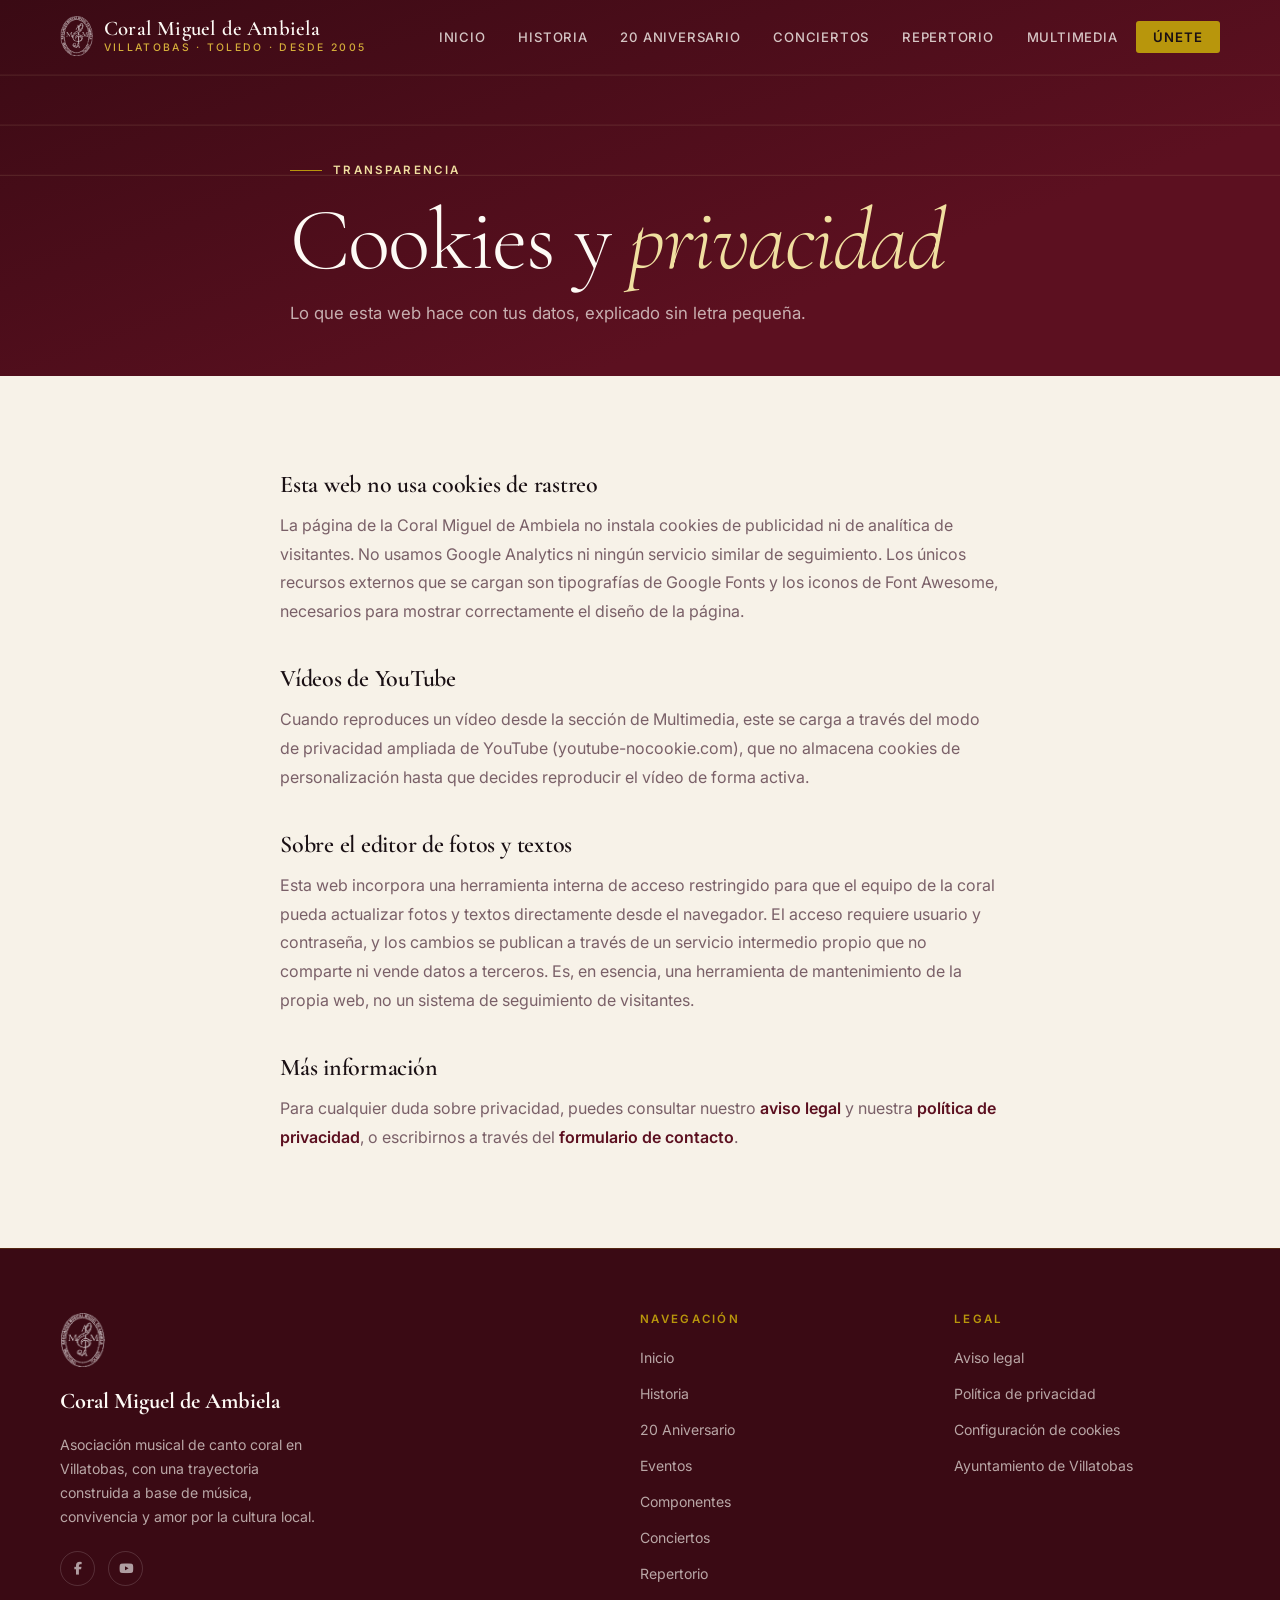
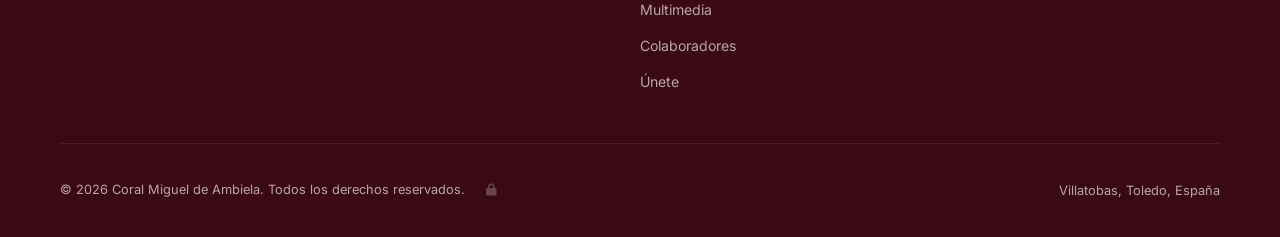
<file: pages/privacidad-cookies.html>
<!DOCTYPE html>
<html lang="es">
<head>
  <meta charset="UTF-8">
  <meta name="viewport" content="width=device-width, initial-scale=1.0">
  <title>Cookies y privacidad | Coral Miguel de Ambiela</title>
  <meta name="description" content="Información sobre cookies y privacidad en la web de la Coral Miguel de Ambiela.">
  <meta name="theme-color" content="#3A0A14">
  <link rel="icon" type="image/png" href="../img/favicon.png">
  <link rel="stylesheet" href="../css/main.css">
  <link rel="stylesheet" href="../css/media.css">
  <link rel="stylesheet" href="../css/pages.css">
  <link rel="stylesheet" href="https://cdnjs.cloudflare.com/ajax/libs/font-awesome/6.5.2/css/all.min.css" crossorigin="anonymous">
</head>
<body>

<nav class="site-nav" aria-label="Navegación principal">
  <div class="container nav-inner">
    <a href="../index.html" class="nav-brand">
      <img src="../img/logo-blanco.png" class="nav-logo" alt="" aria-hidden="true">
      <span class="nav-brand-text">
        <strong>Coral Miguel de Ambiela</strong>
        <span>Villatobas · Toledo · Desde 2005</span>
      </span>
    </a>
    <ul class="nav-links" id="nav-links" role="list">
      <li><a href="../index.html">Inicio</a></li>
      <li><a href="historia.html">Historia</a></li>
      <li><a href="20-aniversario.html">20 Aniversario</a></li>
      <li><a href="conciertos.html">Conciertos</a></li>
      <li><a href="repertorio.html">Repertorio</a></li>
      <li><a href="multimedia.html">Multimedia</a></li>
      <li><a href="contacto.html" class="nav-cta">Únete</a></li>
    </ul>
    <button class="nav-toggle" id="nav-toggle" aria-controls="nav-links" aria-expanded="false" aria-label="Abrir menú">
      <span></span><span></span><span></span>
    </button>
  </div>
</nav>

<div class="page-wrapper">

<header class="page-hero" style="padding-bottom:3rem;">
  <div class="page-hero-bg" aria-hidden="true">
    <svg viewBox="0 0 1200 300" preserveAspectRatio="xMidYMid slice" xmlns="http://www.w3.org/2000/svg">
      <line x1="0" y1="60"  x2="1200" y2="60"  stroke="rgba(240,223,160,0.1)" stroke-width="1"/>
      <line x1="0" y1="100" x2="1200" y2="100" stroke="rgba(240,223,160,0.1)" stroke-width="1"/>
      <line x1="0" y1="140" x2="1200" y2="140" stroke="rgba(240,223,160,0.1)" stroke-width="1"/>
    </svg>
  </div>
  <div class="container page-hero-content">
    <p class="eyebrow reveal editable" data-edit-id="privacidad-hero-eyebrow" data-edit-type="text" style="color:var(--gold-pale)">Transparencia</p>
    <h1 class="reveal reveal-delay-1">Cookies y <em>privacidad</em></h1>
    <p class="page-hero-sub reveal reveal-delay-2 editable" data-edit-id="privacidad-hero-sub" data-edit-type="text">Lo que esta web hace con tus datos, explicado sin letra pequeña.</p>
  </div>
</header>

<section class="section">
  <div class="container" style="max-width:720px;">

    <div class="reveal" style="margin-bottom:2.5rem;">
      <h2 style="font-size:1.5rem; margin-bottom:0.8rem;">Esta web no usa cookies de rastreo</h2>
      <p style="color:var(--ink-muted); line-height:1.8;">La página de la Coral Miguel de Ambiela no instala cookies de publicidad ni de analítica de visitantes. No usamos Google Analytics ni ningún servicio similar de seguimiento. Los únicos recursos externos que se cargan son tipografías de Google Fonts y los iconos de Font Awesome, necesarios para mostrar correctamente el diseño de la página.</p>
    </div>

    <div class="reveal reveal-delay-1" style="margin-bottom:2.5rem;">
      <h2 style="font-size:1.5rem; margin-bottom:0.8rem;">Vídeos de YouTube</h2>
      <p style="color:var(--ink-muted); line-height:1.8;">Cuando reproduces un vídeo desde la sección de Multimedia, este se carga a través del modo de privacidad ampliada de YouTube (youtube-nocookie.com), que no almacena cookies de personalización hasta que decides reproducir el vídeo de forma activa.</p>
    </div>

    <div class="reveal reveal-delay-2" style="margin-bottom:2.5rem;">
      <h2 style="font-size:1.5rem; margin-bottom:0.8rem;">Sobre el editor de fotos y textos</h2>
      <p style="color:var(--ink-muted); line-height:1.8;">Esta web incorpora una herramienta interna de acceso restringido para que el equipo de la coral pueda actualizar fotos y textos directamente desde el navegador. El acceso requiere usuario y contraseña, y los cambios se publican a través de un servicio intermedio propio que no comparte ni vende datos a terceros. Es, en esencia, una herramienta de mantenimiento de la propia web, no un sistema de seguimiento de visitantes.</p>
    </div>

    <div class="reveal reveal-delay-3">
      <h2 style="font-size:1.5rem; margin-bottom:0.8rem;">Más información</h2>
      <p style="color:var(--ink-muted); line-height:1.8;">Para cualquier duda sobre privacidad, puedes consultar nuestro
        <a href="https://www.coralmigueldeambiela.com/aviso-legal/" target="_blank" rel="noreferrer" style="color:var(--garnet); font-weight:600;">aviso legal</a>
        y nuestra
        <a href="https://www.coralmigueldeambiela.com/politica-de-privacidad/" target="_blank" rel="noreferrer" style="color:var(--garnet); font-weight:600;">política de privacidad</a>,
        o escribirnos a través del <a href="contacto.html" style="color:var(--garnet); font-weight:600;">formulario de contacto</a>.
      </p>
    </div>

  </div>
</section>

<footer class="site-footer">
  <div class="container">
    <div class="footer-grid">
      <div class="footer-brand">
        <img src="../img/logo-blanco.png" class="footer-logo" alt="Coral Miguel de Ambiela">
        <strong>Coral Miguel de Ambiela</strong>
        <p class="editable" data-edit-id="footer-descripcion" data-edit-type="textarea">Asociación musical de canto coral en Villatobas, con una trayectoria construida a base de música, convivencia y amor por la cultura local.</p>
        <div class="social-links" style="margin-top:1.4rem;">
          <a href="https://www.facebook.com/coralmiguelambiela/" class="social-link" target="_blank" rel="noreferrer" aria-label="Facebook"><i class="fa-brands fa-facebook-f"></i></a>
          <a href="https://www.youtube.com/channel/UCY3bQiBl7YdPn1gV87L536Q" class="social-link" target="_blank" rel="noreferrer" aria-label="YouTube"><i class="fa-brands fa-youtube"></i></a>
        </div>
      </div>
      <div class="footer-col">
        <h4>Navegación</h4>
        <ul>
          <li><a href="../index.html">Inicio</a></li>
          <li><a href="historia.html">Historia</a></li>
          <li><a href="20-aniversario.html">20 Aniversario</a></li>
          <li><a href="eventos.html">Eventos</a></li>
          <li><a href="componentes.html">Componentes</a></li>
          <li><a href="conciertos.html">Conciertos</a></li>
          <li><a href="repertorio.html">Repertorio</a></li>
          <li><a href="multimedia.html">Multimedia</a></li>
          <li><a href="colaboradores.html">Colaboradores</a></li>
          <li><a href="contacto.html">Únete</a></li>
        </ul>
      </div>
      <div class="footer-col">
        <h4>Legal</h4>
        <ul>
          <li><a href="https://www.coralmigueldeambiela.com/aviso-legal/" target="_blank" rel="noreferrer">Aviso legal</a></li>
          <li><a href="https://www.coralmigueldeambiela.com/politica-de-privacidad/" target="_blank" rel="noreferrer">Política de privacidad</a></li>
          <li><a href="privacidad-cookies.html">Configuración de cookies</a></li>
          <li><a href="http://www.villatobas.es/" target="_blank" rel="noreferrer">Ayuntamiento de Villatobas</a></li>
        </ul>
      </div>
    </div>
    <div class="footer-bottom">
      <p>&copy; <span class="copyright-year">2025</span> Coral Miguel de Ambiela. Todos los derechos reservados.</p>
      <p>Villatobas, Toledo, España</p>
    </div>
  </div>
</footer>

</div>

<button class="back-top" id="back-top" aria-label="Volver arriba">
  <i class="fa-solid fa-arrow-up" aria-hidden="true"></i>
</button>

<script src="../js/main.js"></script>
<script src="../js/media.js"></script>
</body>
</html>
</file>
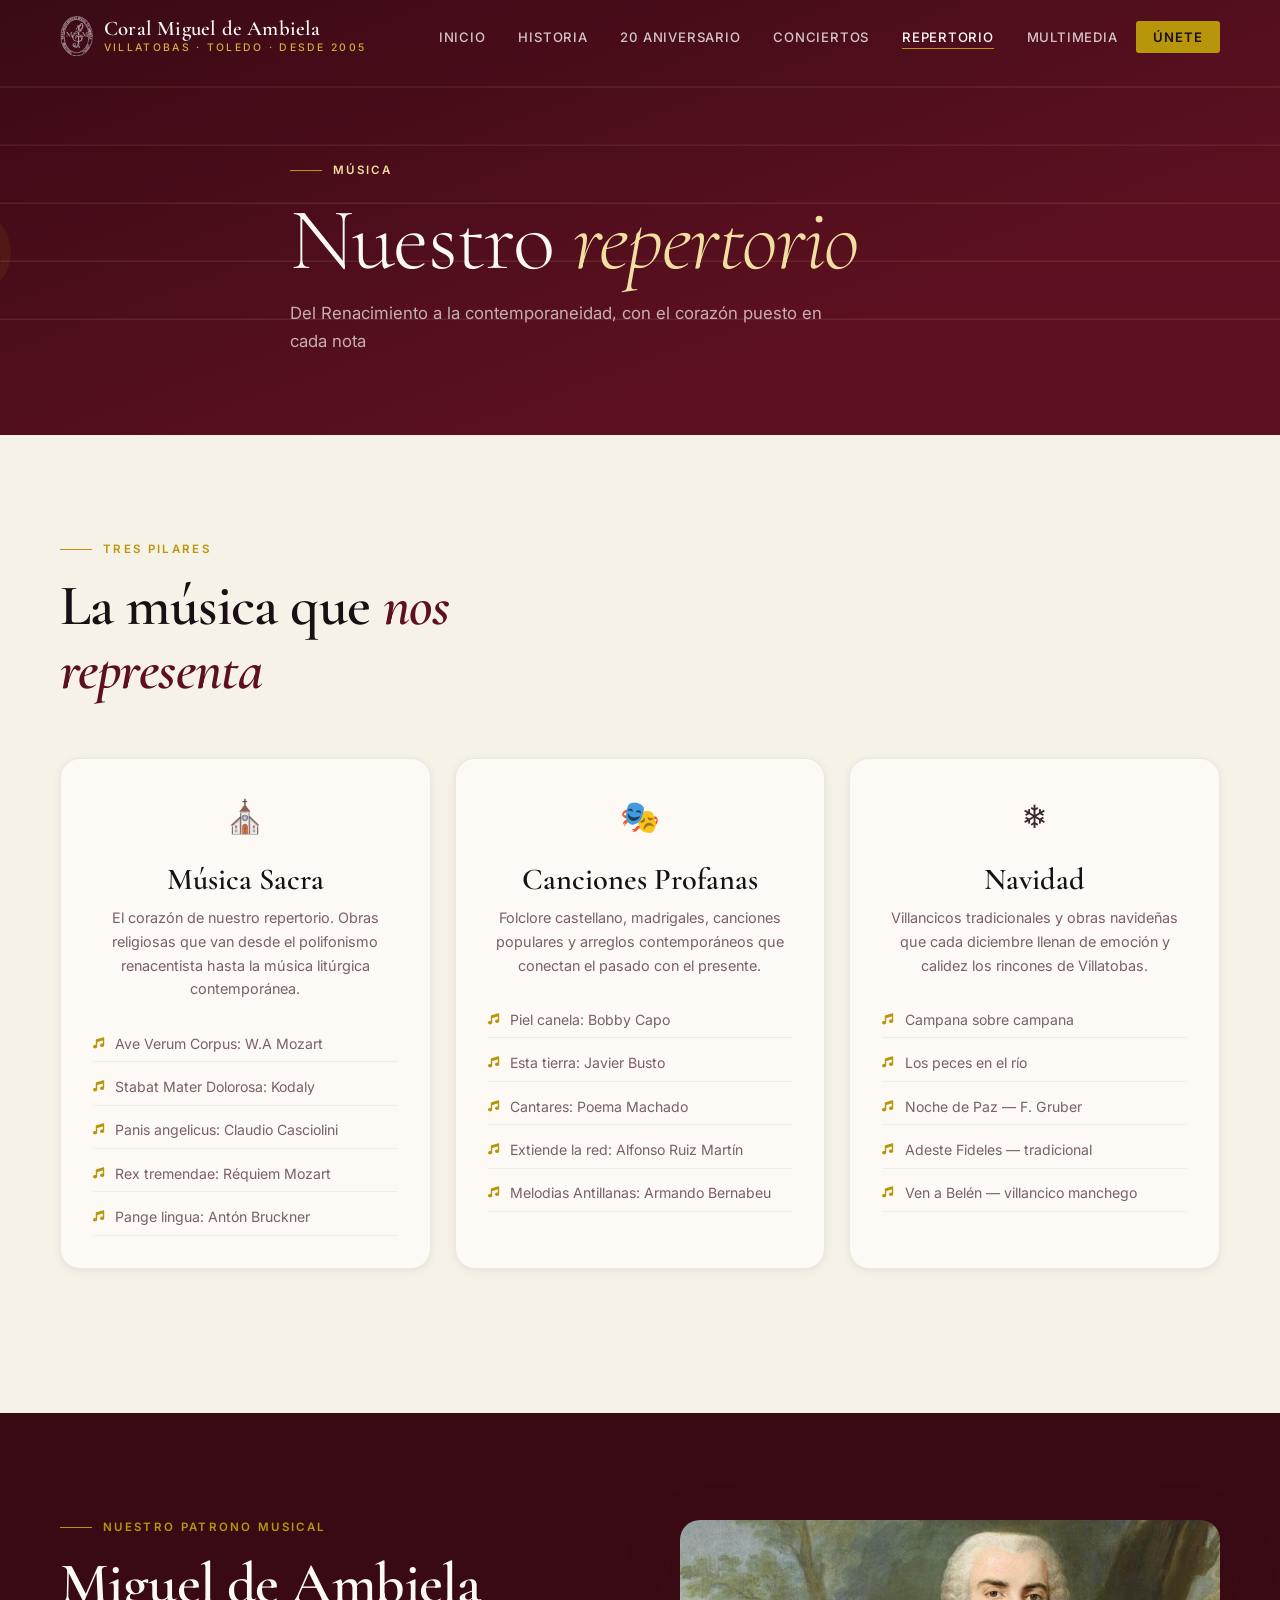
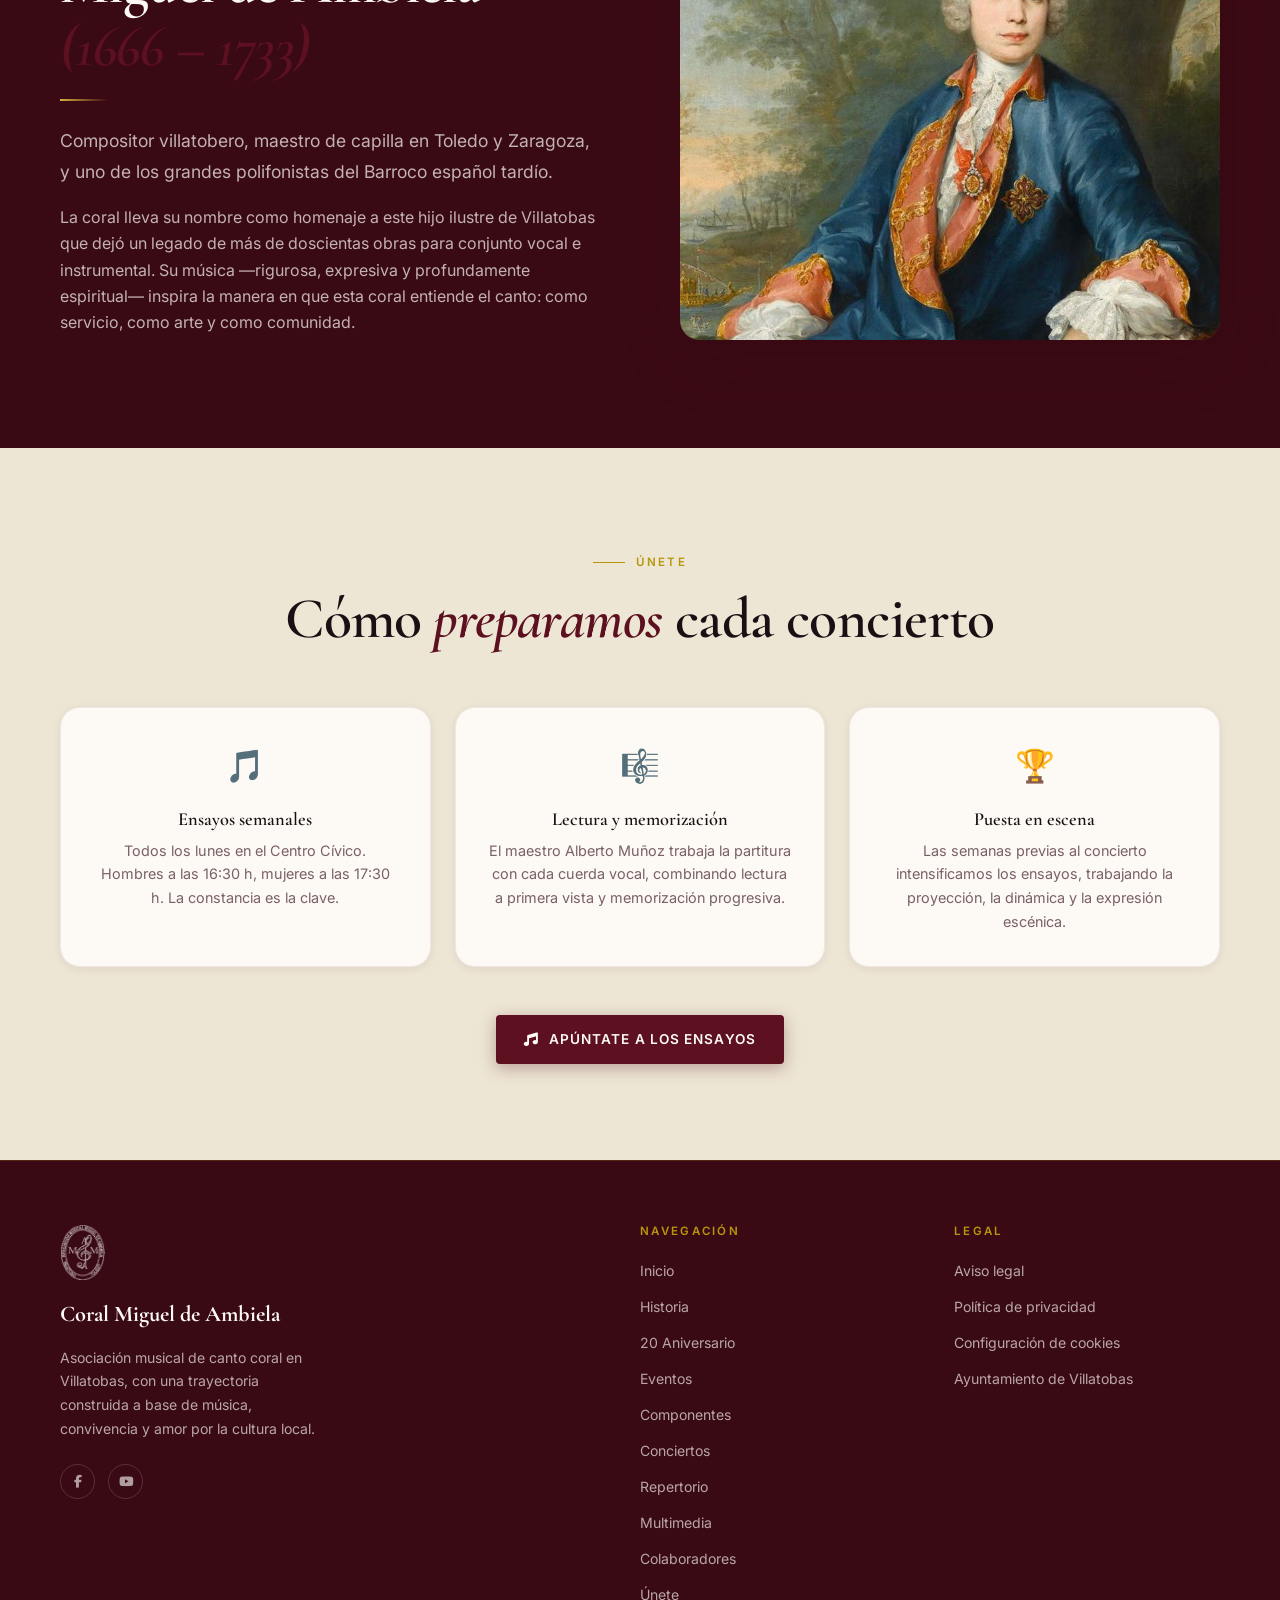
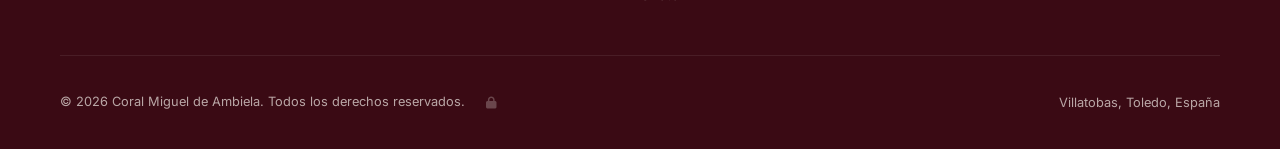
<file: pages/repertorio.html>
<!DOCTYPE html>
<html lang="es">
<head>
  <meta charset="UTF-8">
  <meta name="viewport" content="width=device-width, initial-scale=1.0">
  <title>Repertorio | Coral Miguel de Ambiela</title>
  <meta name="description" content="Repertorio musical de la Coral Miguel de Ambiela: música sacra, canciones profanas y villancicos navideños.">
  <meta name="theme-color" content="#3A0A14">
  <link rel="icon" type="image/png" href="../img/favicon.png">
  <link rel="stylesheet" href="../css/main.css">
  <link rel="stylesheet" href="../css/pages.css">
  <link rel="stylesheet" href="../css/media.css">
  <link rel="stylesheet" href="https://cdnjs.cloudflare.com/ajax/libs/font-awesome/6.5.2/css/all.min.css" crossorigin="anonymous">
</head>
<body>

<nav class="site-nav" aria-label="Navegación principal">
  <div class="container nav-inner">
    <a href="../index.html" class="nav-brand">
      <img src="../img/logo-blanco.png" class="nav-logo" alt="" aria-hidden="true">
      <span class="nav-brand-text">
        <strong>Coral Miguel de Ambiela</strong>
        <span>Villatobas · Toledo · Desde 2005</span>
      </span>
    </a>
    <ul class="nav-links" id="nav-links" role="list">
      <li><a href="../index.html">Inicio</a></li>
      <li><a href="historia.html">Historia</a></li>
      <li><a href="20-aniversario.html">20 Aniversario</a></li>
      <li><a href="conciertos.html">Conciertos</a></li>
      <li><a href="repertorio.html">Repertorio</a></li>
      <li><a href="multimedia.html">Multimedia</a></li>
      <li><a href="contacto.html" class="nav-cta">Únete</a></li>
    </ul>
    <button class="nav-toggle" id="nav-toggle" aria-controls="nav-links" aria-expanded="false" aria-label="Abrir menú">
      <span></span><span></span><span></span>
    </button>
  </div>
</nav>

<div class="page-wrapper">

<header class="page-hero">
  <div class="page-hero-bg" aria-hidden="true">
    <svg viewBox="0 0 1200 300" preserveAspectRatio="xMidYMid slice" xmlns="http://www.w3.org/2000/svg">
      <line x1="0" y1="60"  x2="1200" y2="60"  stroke="rgba(240,223,160,0.1)" stroke-width="1"/>
      <line x1="0" y1="100" x2="1200" y2="100" stroke="rgba(240,223,160,0.1)" stroke-width="1"/>
      <line x1="0" y1="140" x2="1200" y2="140" stroke="rgba(240,223,160,0.1)" stroke-width="1"/>
      <line x1="0" y1="180" x2="1200" y2="180" stroke="rgba(240,223,160,0.1)" stroke-width="1"/>
      <line x1="0" y1="220" x2="1200" y2="220" stroke="rgba(240,223,160,0.1)" stroke-width="1"/>
      <text x="80" y="200" font-size="160" fill="rgba(184,150,12,0.09)" font-family="serif">𝄞</text>
    </svg>
  </div>
  <div class="container page-hero-content">
    <p class="eyebrow reveal editable" data-edit-id="rep-hero-eyebrow" data-edit-type="text" style="color:var(--gold-pale)">Música</p>
    <h1 class="reveal reveal-delay-1">Nuestro <em>repertorio</em></h1>
    <p class="page-hero-sub reveal reveal-delay-2 editable" data-edit-id="rep-hero-sub" data-edit-type="text">Del Renacimiento a la contemporaneidad, con el corazón puesto en cada nota</p>
  </div>
</header>

<!-- CATEGORÍAS -->
<section class="section">
  <div class="container">
    <div class="section-header reveal">
      <p class="eyebrow editable" data-edit-id="rep-categorias-eyebrow" data-edit-type="text">Tres pilares</p>
      <h2>La música que <em>nos representa</em></h2>
    </div>
    <div class="rep-grid">
      <div class="rep-card card reveal">
        <span class="rep-icon">⛪</span>
        <h3 class="editable" data-edit-id="rep-cat1-titulo" data-edit-type="text">Música Sacra</h3>
        <p class="editable" data-edit-id="rep-cat1-desc" data-edit-type="textarea">El corazón de nuestro repertorio. Obras religiosas que van desde el polifonismo renacentista hasta la música litúrgica contemporánea.</p>
        <ul class="sample-list">
          <li><i class="fa-solid fa-music" aria-hidden="true"></i> <span class="editable" data-edit-id="rep-cat1-pieza1" data-edit-type="text">Missa brevis — W.A. Mozart</span></li>
          <li><i class="fa-solid fa-music" aria-hidden="true"></i> <span class="editable" data-edit-id="rep-cat1-pieza2" data-edit-type="text">Ave Maria — F. Schubert</span></li>
          <li><i class="fa-solid fa-music" aria-hidden="true"></i> <span class="editable" data-edit-id="rep-cat1-pieza3" data-edit-type="text">Cantate Domino — H.L. Hassler</span></li>
          <li><i class="fa-solid fa-music" aria-hidden="true"></i> <span class="editable" data-edit-id="rep-cat1-pieza4" data-edit-type="text">O Magnum Mysterium — T.L. de Victoria</span></li>
          <li><i class="fa-solid fa-music" aria-hidden="true"></i> <span class="editable" data-edit-id="rep-cat1-pieza5" data-edit-type="text">Salve Regina — antífona gregoriana</span></li>
        </ul>
      </div>
      <div class="rep-card card reveal reveal-delay-1">
        <span class="rep-icon">🎭</span>
        <h3 class="editable" data-edit-id="rep-cat2-titulo" data-edit-type="text">Canciones Profanas</h3>
        <p class="editable" data-edit-id="rep-cat2-desc" data-edit-type="textarea">Folclore castellano, madrigales, canciones populares y arreglos contemporáneos que conectan el pasado con el presente.</p>
        <ul class="sample-list">
          <li><i class="fa-solid fa-music" aria-hidden="true"></i> <span class="editable" data-edit-id="rep-cat2-pieza1" data-edit-type="text">Al Villar de Frades — popular</span></li>
          <li><i class="fa-solid fa-music" aria-hidden="true"></i> <span class="editable" data-edit-id="rep-cat2-pieza2" data-edit-type="text">La Tarara — Federico García Lorca</span></li>
          <li><i class="fa-solid fa-music" aria-hidden="true"></i> <span class="editable" data-edit-id="rep-cat2-pieza3" data-edit-type="text">Nana — popular manchega</span></li>
          <li><i class="fa-solid fa-music" aria-hidden="true"></i> <span class="editable" data-edit-id="rep-cat2-pieza4" data-edit-type="text">El Vito — copla andaluza arreglada</span></li>
          <li><i class="fa-solid fa-music" aria-hidden="true"></i> <span class="editable" data-edit-id="rep-cat2-pieza5" data-edit-type="text">Clavelitos — popular castellana</span></li>
        </ul>
      </div>
      <div class="rep-card card reveal reveal-delay-2">
        <span class="rep-icon">❄️</span>
        <h3 class="editable" data-edit-id="rep-cat3-titulo" data-edit-type="text">Navidad</h3>
        <p class="editable" data-edit-id="rep-cat3-desc" data-edit-type="textarea">Villancicos tradicionales y obras navideñas que cada diciembre llenan de emoción y calidez los rincones de Villatobas.</p>
        <ul class="sample-list">
          <li><i class="fa-solid fa-music" aria-hidden="true"></i> <span class="editable" data-edit-id="rep-cat3-pieza1" data-edit-type="text">Campana sobre campana</span></li>
          <li><i class="fa-solid fa-music" aria-hidden="true"></i> <span class="editable" data-edit-id="rep-cat3-pieza2" data-edit-type="text">Los peces en el río</span></li>
          <li><i class="fa-solid fa-music" aria-hidden="true"></i> <span class="editable" data-edit-id="rep-cat3-pieza3" data-edit-type="text">Noche de Paz — F. Gruber</span></li>
          <li><i class="fa-solid fa-music" aria-hidden="true"></i> <span class="editable" data-edit-id="rep-cat3-pieza4" data-edit-type="text">Adeste Fideles — tradicional</span></li>
          <li><i class="fa-solid fa-music" aria-hidden="true"></i> <span class="editable" data-edit-id="rep-cat3-pieza5" data-edit-type="text">Ven a Belén — villancico manchego</span></li>
        </ul>
      </div>
    </div>
  </div>
</section>

<!-- MIGUEL DE AMBIELA -->
<section class="section section--dark">
  <div class="container story-block">
    <div class="story-text reveal">
      <p class="eyebrow editable" data-edit-id="rep-ambiela-eyebrow" data-edit-type="text">Nuestro patrono musical</p>
      <h2>Miguel de Ambiela<br><em>(1666 – 1733)</em></h2>
      <div class="divider" style="background: linear-gradient(90deg, var(--gold-soft), transparent);"></div>
      <p class="lead editable" data-edit-id="rep-ambiela-lead" data-edit-type="textarea">Compositor villatobero, maestro de capilla en Toledo y Zaragoza, y uno de los grandes polifonistas del Barroco español tardío.</p>
      <p style="color:rgba(253,250,245,0.7)" class="editable" data-edit-id="rep-ambiela-texto" data-edit-type="textarea">La coral lleva su nombre como homenaje a este hijo ilustre de Villatobas que dejó un legado de más de doscientas obras para conjunto vocal e instrumental. Su música —rigurosa, expresiva y profundamente espiritual— inspira la manera en que esta coral entiende el canto: como servicio, como arte y como comunidad.</p>
    </div>
    <div class="story-media reveal reveal-delay-2">
      <div class="img-ph story-img" data-media-id="repertorio-ambiela" role="img" aria-label="Miguel de Ambiela compositor" style="background: linear-gradient(135deg, #2A0A18 0%, #5C1020 60%, #8B4A00 100%)">
      </div>
    </div>
  </div>
</section>

<!-- ENSAYOS -->
<section class="section section--cream">
  <div class="container">
    <div class="section-header centered reveal">
      <p class="eyebrow editable" data-edit-id="rep-ensayos-eyebrow" data-edit-type="text">Únete</p>
      <h2>Cómo <em>preparamos</em> cada concierto</h2>
    </div>
    <div style="display:grid; grid-template-columns: repeat(auto-fit, minmax(260px,1fr)); gap:1.5rem; margin-top:1rem;">
      <div class="card reveal" style="padding:2rem; text-align:center;">
        <div style="font-size:2rem; margin-bottom:1rem;">🎵</div>
        <h3 style="font-size:1.15rem; margin-bottom:0.6rem;" class="editable" data-edit-id="rep-ensayo1-titulo" data-edit-type="text">Ensayos semanales</h3>
        <p style="font-size:0.9rem; color:var(--ink-muted)" class="editable" data-edit-id="rep-ensayo1-texto" data-edit-type="textarea">Todos los lunes en el Centro Cívico. Hombres a las 16:30 h, mujeres a las 17:30 h. La constancia es la clave.</p>
      </div>
      <div class="card reveal reveal-delay-1" style="padding:2rem; text-align:center;">
        <div style="font-size:2rem; margin-bottom:1rem;">🎼</div>
        <h3 style="font-size:1.15rem; margin-bottom:0.6rem;" class="editable" data-edit-id="rep-ensayo2-titulo" data-edit-type="text">Lectura y memorización</h3>
        <p style="font-size:0.9rem; color:var(--ink-muted)" class="editable" data-edit-id="rep-ensayo2-texto" data-edit-type="textarea">El maestro Alberto Muñoz trabaja la partitura con cada cuerda vocal, combinando lectura a primera vista y memorización progresiva.</p>
      </div>
      <div class="card reveal reveal-delay-2" style="padding:2rem; text-align:center;">
        <div style="font-size:2rem; margin-bottom:1rem;">🏆</div>
        <h3 style="font-size:1.15rem; margin-bottom:0.6rem;" class="editable" data-edit-id="rep-ensayo3-titulo" data-edit-type="text">Puesta en escena</h3>
        <p style="font-size:0.9rem; color:var(--ink-muted)" class="editable" data-edit-id="rep-ensayo3-texto" data-edit-type="textarea">Las semanas previas al concierto intensificamos los ensayos, trabajando la proyección, la dinámica y la expresión escénica.</p>
      </div>
    </div>
    <div style="text-align:center; margin-top:3rem;" class="reveal">
      <a href="contacto.html" class="btn btn-primary">
        <i class="fa-solid fa-music" aria-hidden="true"></i>
        <span class="editable" data-edit-id="rep-ensayos-btn" data-edit-type="text">Apúntate a los ensayos</span>
      </a>
    </div>
  </div>
</section>

<footer class="site-footer">
  <div class="container">
    <div class="footer-grid">
      <div class="footer-brand">
        <img src="../img/logo-blanco.png" class="footer-logo" alt="Coral Miguel de Ambiela">
        <strong>Coral Miguel de Ambiela</strong>
        <p class="editable" data-edit-id="footer-descripcion" data-edit-type="textarea">Asociación musical de canto coral en Villatobas, con una trayectoria construida a base de música, convivencia y amor por la cultura local.</p>
        <div class="social-links" style="margin-top:1.4rem;">
          <a href="https://www.facebook.com/coralmiguelambiela/" class="social-link" target="_blank" rel="noreferrer" aria-label="Facebook"><i class="fa-brands fa-facebook-f"></i></a>
          <a href="https://www.youtube.com/channel/UCY3bQiBl7YdPn1gV87L536Q" class="social-link" target="_blank" rel="noreferrer" aria-label="YouTube"><i class="fa-brands fa-youtube"></i></a>
        </div>
      </div>
      <div class="footer-col">
        <h4>Navegación</h4>
        <ul>
          <li><a href="../index.html">Inicio</a></li>
          <li><a href="historia.html">Historia</a></li>
          <li><a href="20-aniversario.html">20 Aniversario</a></li>
          <li><a href="eventos.html">Eventos</a></li>
          <li><a href="componentes.html">Componentes</a></li>
          <li><a href="conciertos.html">Conciertos</a></li>
          <li><a href="repertorio.html">Repertorio</a></li>
          <li><a href="multimedia.html">Multimedia</a></li>
          <li><a href="colaboradores.html">Colaboradores</a></li>
          <li><a href="contacto.html">Únete</a></li>
        </ul>
      </div>
      <div class="footer-col">
        <h4>Legal</h4>
        <ul>
          <li><a href="https://www.coralmigueldeambiela.com/aviso-legal/" target="_blank" rel="noreferrer">Aviso legal</a></li>
          <li><a href="https://www.coralmigueldeambiela.com/politica-de-privacidad/" target="_blank" rel="noreferrer">Política de privacidad</a></li>
          <li><a href="privacidad-cookies.html">Configuración de cookies</a></li>
          <li><a href="http://www.villatobas.es/" target="_blank" rel="noreferrer">Ayuntamiento de Villatobas</a></li>
        </ul>
      </div>
    </div>
    <div class="footer-bottom">
      <p>&copy; <span class="copyright-year">2025</span> Coral Miguel de Ambiela. Todos los derechos reservados.</p>
      <p>Villatobas, Toledo, España</p>
    </div>
  </div>
</footer>
</div>

<button class="back-top" id="back-top" aria-label="Volver arriba"><i class="fa-solid fa-arrow-up"></i></button>
<script src="../js/main.js"></script>
<script src="../js/media.js"></script>
</body>
</html>
</file>
<file: css/main.css>
/* ═══════════════════════════════════════════════════════════
   CORAL MIGUEL DE AMBIELA — Design System
   ═══════════════════════════════════════════════════════════ */

@import url('https://fonts.googleapis.com/css2?family=Cormorant+Garamond:ital,wght@0,300;0,400;0,600;0,700;1,300;1,400;1,600&family=Inter:wght@300;400;500;600&display=swap');

/* ── Tokens ──────────────────────────────────────────────── */
:root {
  --garnet:       #5C1020;
  --garnet-deep:  #3A0A14;
  --garnet-light: #7D1A2E;
  --gold:         #B8960C;
  --gold-soft:    #D4AE3A;
  --gold-pale:    #F0DFA0;
  --parchment:    #F7F2E8;
  --parchment-2:  #EDE6D4;
  --ink:          #1A1014;
  --ink-soft:     #3D2A30;
  --ink-muted:    #7A6068;
  --white:        #FDFAF5;

  --font-display: 'Cormorant Garamond', Georgia, serif;
  --font-body:    'Inter', system-ui, sans-serif;

  --nav-h:        72px;
  --max-w:        1160px;
  --radius:       12px;
  --radius-lg:    20px;

  --ease-out:     cubic-bezier(0.16, 1, 0.3, 1);
  --ease-in-out:  cubic-bezier(0.45, 0, 0.55, 1);

  --shadow-sm:    0 2px 8px rgba(58,10,20,0.08);
  --shadow-md:    0 8px 28px rgba(58,10,20,0.12);
  --shadow-lg:    0 20px 60px rgba(58,10,20,0.18);
}

/* ── Reset ───────────────────────────────────────────────── */
*, *::before, *::after { box-sizing: border-box; margin: 0; padding: 0; }
html { scroll-behavior: smooth; -webkit-text-size-adjust: 100%; }
body {
  font-family: var(--font-body);
  color: var(--ink-soft);
  background: var(--parchment);
  line-height: 1.65;
  overflow-x: hidden;
  -webkit-font-smoothing: antialiased;
}
img { max-width: 100%; display: block; }
a { color: inherit; text-decoration: none; }
button { cursor: pointer; font: inherit; border: none; background: none; }
ul { list-style: none; }
:focus-visible { outline: 2px solid var(--gold); outline-offset: 3px; }

/* ── Page transition ─────────────────────────────────────── */
.page-wrapper {
  opacity: 0;
  transform: translateY(18px);
  transition: opacity 0.55s var(--ease-out), transform 0.55s var(--ease-out);
}
.page-wrapper.is-visible {
  opacity: 1;
  transform: translateY(0);
}

/* ── Layout helpers ──────────────────────────────────────── */
.container {
  width: min(calc(100% - 2.5rem), var(--max-w));
  margin: 0 auto;
}
.section { padding: 6rem 0; }
.section--dark {
  background: var(--garnet-deep);
  color: var(--white);
}
.section--cream { background: var(--parchment-2); }

/* ── Typography ──────────────────────────────────────────── */
h1, h2, h3, h4 {
  font-family: var(--font-display);
  color: var(--ink);
  line-height: 1.1;
  font-weight: 600;
}
.section--dark h1,
.section--dark h2,
.section--dark h3 { color: var(--white); }

h1 { font-size: clamp(3rem, 7vw, 6rem); letter-spacing: -0.02em; }
h2 { font-size: clamp(2.2rem, 4.5vw, 3.8rem); letter-spacing: -0.01em; }
h3 { font-size: clamp(1.4rem, 2.5vw, 1.9rem); }
h4 { font-size: 1.2rem; }

.eyebrow {
  display: inline-flex;
  align-items: center;
  gap: 0.7rem;
  font-family: var(--font-body);
  font-size: 0.72rem;
  font-weight: 600;
  letter-spacing: 0.2em;
  text-transform: uppercase;
  color: var(--gold);
  margin-bottom: 1rem;
}
.eyebrow::before {
  content: '';
  display: block;
  width: 2rem;
  height: 1px;
  background: var(--gold);
  flex-shrink: 0;
}
.lead {
  font-size: 1.1rem;
  line-height: 1.75;
  color: var(--ink-muted);
  max-width: 52ch;
}
.section--dark .lead { color: rgba(253,250,245,0.7); }

/* ── Buttons ─────────────────────────────────────────────── */
.btn {
  display: inline-flex;
  align-items: center;
  gap: 0.6rem;
  padding: 0.85rem 1.75rem;
  border-radius: 4px;
  font-family: var(--font-body);
  font-size: 0.85rem;
  font-weight: 600;
  letter-spacing: 0.08em;
  text-transform: uppercase;
  transition: transform 0.2s var(--ease-out),
              background 0.2s ease,
              box-shadow 0.2s ease,
              color 0.2s ease;
  position: relative;
  overflow: hidden;
}
.btn::after {
  content: '';
  position: absolute;
  inset: 0;
  background: rgba(255,255,255,0);
  transition: background 0.2s ease;
}
.btn:hover { transform: translateY(-2px); }
.btn:hover::after { background: rgba(255,255,255,0.07); }
.btn:active { transform: translateY(0); }

.btn-primary {
  background: var(--garnet);
  color: var(--white);
  box-shadow: 0 4px 16px rgba(92,16,32,0.35);
}
.btn-primary:hover { box-shadow: 0 8px 28px rgba(92,16,32,0.45); }

.btn-gold {
  background: var(--gold);
  color: var(--ink);
  box-shadow: 0 4px 16px rgba(184,150,12,0.35);
}
.btn-gold:hover { box-shadow: 0 8px 28px rgba(184,150,12,0.45); }

.btn-outline {
  background: transparent;
  color: var(--white);
  border: 1px solid rgba(255,255,255,0.4);
}
.btn-outline:hover { border-color: var(--gold-pale); color: var(--gold-pale); }

.btn-row { display: flex; flex-wrap: wrap; gap: 1rem; margin-top: 2rem; }

/* ── Navigation ──────────────────────────────────────────── */
.site-nav {
  position: fixed;
  top: 0; left: 0; right: 0;
  height: var(--nav-h);
  z-index: 900;
  transition: background 0.4s ease, box-shadow 0.4s ease;
}
.site-nav.nav-solid {
  background: rgba(58,10,20,0.97);
  backdrop-filter: blur(14px);
  box-shadow: 0 1px 0 rgba(184,150,12,0.25);
}
.nav-inner {
  height: var(--nav-h);
  display: flex;
  align-items: center;
  justify-content: space-between;
  gap: 2rem;
}
.nav-brand {
  display: flex;
  align-items: center;
  gap: 0.7rem;
  color: var(--white);
}
.nav-logo {
  height: 2.5rem;
  width: auto;
  flex-shrink: 0;
}
.nav-brand-text {
  display: flex;
  flex-direction: column;
  line-height: 1.2;
}
.nav-brand strong {
  font-family: var(--font-display);
  font-size: 1.3rem;
  font-weight: 600;
  letter-spacing: 0.01em;
}
.nav-brand-text span {
  font-size: 0.65rem;
  letter-spacing: 0.22em;
  text-transform: uppercase;
  color: var(--gold-soft);
  font-weight: 500;
}
.nav-links {
  display: flex;
  align-items: center;
  gap: 0.25rem;
}
.nav-links a {
  color: rgba(253,250,245,0.78);
  font-size: 0.82rem;
  font-weight: 500;
  letter-spacing: 0.06em;
  text-transform: uppercase;
  padding: 0.5rem 0.9rem;
  border-radius: 3px;
  transition: color 0.2s ease, background 0.2s ease;
  position: relative;
}
.nav-links a::after {
  content: '';
  position: absolute;
  bottom: 4px; left: 0.9rem; right: 0.9rem;
  height: 1px;
  background: var(--gold);
  transform: scaleX(0);
  transform-origin: left;
  transition: transform 0.25s var(--ease-out);
}
.nav-links a:hover { color: var(--white); }
.nav-links a:hover::after,
.nav-links a.active::after { transform: scaleX(1); }
.nav-links a.active { color: var(--white); }
.nav-cta {
  background: var(--gold) !important;
  color: var(--ink) !important;
  padding: 0.5rem 1.1rem !important;
  border-radius: 3px;
  font-weight: 600 !important;
}
.nav-cta:hover { background: var(--gold-soft) !important; }
.nav-cta::after { display: none !important; }

/* Mobile toggle */
.nav-toggle {
  display: none;
  width: 2.6rem; height: 2.6rem;
  flex-direction: column;
  justify-content: center;
  align-items: center;
  gap: 5px;
  color: var(--white);
  border: 1px solid rgba(255,255,255,0.25);
  border-radius: 4px;
  padding: 0.4rem;
}
.nav-toggle span {
  display: block;
  width: 1.3rem; height: 1.5px;
  background: currentColor;
  transition: transform 0.3s ease, opacity 0.3s ease;
  transform-origin: center;
}
.nav-toggle.open span:nth-child(1) { transform: translateY(6.5px) rotate(45deg); }
.nav-toggle.open span:nth-child(2) { opacity: 0; transform: scaleX(0); }
.nav-toggle.open span:nth-child(3) { transform: translateY(-6.5px) rotate(-45deg); }

/* ── Reveal animations ───────────────────────────────────── */
.reveal {
  opacity: 0;
  transform: translateY(32px);
  transition: opacity 0.7s var(--ease-out), transform 0.7s var(--ease-out);
}
.reveal.revealed { opacity: 1; transform: translateY(0); }
.reveal-delay-1 { transition-delay: 0.1s; }
.reveal-delay-2 { transition-delay: 0.2s; }
.reveal-delay-3 { transition-delay: 0.3s; }
.reveal-delay-4 { transition-delay: 0.4s; }

/* ── Cards ───────────────────────────────────────────────── */
.card {
  background: var(--white);
  border-radius: var(--radius-lg);
  border: 1px solid rgba(92,16,32,0.08);
  box-shadow: var(--shadow-sm);
  overflow: hidden;
  transition: transform 0.3s var(--ease-out), box-shadow 0.3s ease;
}
.card:hover {
  transform: translateY(-5px);
  box-shadow: var(--shadow-md);
}
.card-body { padding: 1.8rem; }

/* ── Dividers ────────────────────────────────────────────── */
.divider {
  width: 3rem; height: 2px;
  background: linear-gradient(90deg, var(--gold), transparent);
  margin: 1.2rem 0 1.6rem;
}

/* ── Image placeholders ──────────────────────────────────── */
.img-ph {
  background: linear-gradient(135deg, var(--garnet-deep) 0%, var(--garnet) 55%, var(--gold) 100%);
  display: flex;
  align-items: center;
  justify-content: center;
  position: relative;
  overflow: hidden;
}
.img-ph::before {
  content: '♪';
  font-size: 3rem;
  color: rgba(255,255,255,0.2);
  position: absolute;
  top: 50%; left: 50%;
  transform: translate(-50%, -50%);
}
.img-ph-label {
  position: absolute;
  bottom: 0.9rem; left: 0.9rem;
  font-size: 0.72rem;
  font-weight: 600;
  letter-spacing: 0.12em;
  text-transform: uppercase;
  color: rgba(255,255,255,0.7);
  background: rgba(0,0,0,0.3);
  padding: 0.3rem 0.6rem;
  border-radius: 3px;
}

/* ── Footer ──────────────────────────────────────────────── */
.site-footer {
  background: var(--garnet-deep);
  color: rgba(253,250,245,0.65);
  padding: 4rem 0 2rem;
  border-top: 1px solid rgba(184,150,12,0.2);
}
.footer-grid {
  display: grid;
  grid-template-columns: 2fr 1fr 1fr;
  gap: 3rem;
  padding-bottom: 3rem;
  border-bottom: 1px solid rgba(255,255,255,0.08);
}
.footer-logo {
  height: 3.4rem;
  width: auto;
  margin-bottom: 1rem;
  display: block;
}
.footer-brand strong {
  font-family: var(--font-display);
  font-size: 1.4rem;
  color: var(--white);
  display: block;
  margin-bottom: 0.8rem;
}
.footer-brand p { font-size: 0.88rem; line-height: 1.7; max-width: 30ch; }
.footer-col h4 {
  font-family: var(--font-body);
  font-size: 0.72rem;
  font-weight: 600;
  letter-spacing: 0.2em;
  text-transform: uppercase;
  color: var(--gold);
  margin-bottom: 1.2rem;
}
.footer-col ul { display: grid; gap: 0.6rem; }
.footer-col a {
  font-size: 0.88rem;
  transition: color 0.2s ease;
}
.footer-col a:hover { color: var(--white); }
.footer-bottom {
  display: flex;
  align-items: center;
  justify-content: space-between;
  flex-wrap: wrap;
  gap: 1rem;
  padding-top: 2rem;
  font-size: 0.8rem;
}
.social-links { display: flex; gap: 0.8rem; }
.social-link {
  width: 2.2rem; height: 2.2rem;
  display: inline-flex;
  align-items: center;
  justify-content: center;
  border: 1px solid rgba(255,255,255,0.15);
  border-radius: 50%;
  color: rgba(255,255,255,0.6);
  font-size: 0.8rem;
  transition: border-color 0.2s ease, color 0.2s ease, background 0.2s ease;
}
.social-link:hover {
  border-color: var(--gold);
  color: var(--gold);
  background: rgba(184,150,12,0.1);
}

/* ── Back to top ─────────────────────────────────────────── */
.back-top {
  position: fixed;
  bottom: 2rem; right: 2rem;
  width: 2.8rem; height: 2.8rem;
  background: var(--garnet);
  color: var(--white);
  border-radius: 50%;
  display: flex; align-items: center; justify-content: center;
  font-size: 0.85rem;
  box-shadow: var(--shadow-md);
  opacity: 0;
  pointer-events: none;
  transform: translateY(10px);
  transition: opacity 0.3s ease, transform 0.3s ease;
  z-index: 800;
}
.back-top.visible { opacity: 1; pointer-events: auto; transform: translateY(0); }
.back-top:hover { background: var(--garnet-light); transform: translateY(-2px); }

/* ── Responsive nav ──────────────────────────────────────── */
@media (max-width: 1180px) {
  .nav-links { display: none; }
  .nav-toggle { display: flex; }

  .nav-links.mobile-open {
    display: flex;
    flex-direction: column;
    align-items: flex-start;
    position: absolute;
    top: var(--nav-h); left: 0; right: 0;
    background: rgba(58,10,20,0.98);
    backdrop-filter: blur(14px);
    padding: 1.5rem;
    gap: 0.25rem;
    border-top: 1px solid rgba(184,150,12,0.2);
    box-shadow: 0 20px 40px rgba(0,0,0,0.3);
    animation: slideDown 0.3s var(--ease-out);
  }
  .nav-links.mobile-open a {
    width: 100%;
    padding: 0.8rem 1rem;
    border-radius: 4px;
    font-size: 1rem;
  }
  .nav-links.mobile-open a:hover { background: rgba(255,255,255,0.06); }
  .nav-cta { margin-top: 0.5rem; }
  @keyframes slideDown {
    from { opacity: 0; transform: translateY(-10px); }
    to   { opacity: 1; transform: translateY(0); }
  }
}

@media (max-width: 720px) {
  .footer-grid { grid-template-columns: 1fr; gap: 2rem; }
  .section { padding: 4rem 0; }
}
</file>
<file: css/home.css>
/* ═══════════════════════════════════════════════════════════
   HOME PAGE — Styles
   ═══════════════════════════════════════════════════════════ */

/* ── Hero ────────────────────────────────────────────────── */
.hero {
  min-height: 100svh;
  background: linear-gradient(160deg, var(--garnet-deep) 0%, var(--garnet) 60%, #7D2040 100%);
  color: var(--white);
  display: flex;
  flex-direction: column;
  position: relative;
  overflow: hidden;
  padding-top: var(--nav-h);
}

.hero-stave {
  position: absolute;
  inset: 0;
  pointer-events: none;
}
.hero-stave svg {
  width: 100%; height: 100%;
  object-fit: cover;
}
/* Animated notes */
.hero-stave .note {
  animation: noteDrift 6s ease-in-out infinite;
}
.hero-stave .n2 { animation-delay: 1.2s; animation-duration: 7s; }
.hero-stave .n3 { animation-delay: 2.4s; animation-duration: 5.5s; }
.hero-stave .n4 { animation-delay: 0.6s; animation-duration: 8s; }
.hero-stave .n5 { animation-delay: 1.8s; animation-duration: 6.5s; }

@keyframes noteDrift {
  0%, 100% { transform: translateY(0); }
  50%       { transform: translateY(-12px); }
}

.hero-content {
  flex: 1;
  display: flex;
  flex-direction: column;
  justify-content: center;
  padding: 4rem 0 6rem;
  position: relative;
  z-index: 1;
}

.hero-eyebrow { color: var(--gold-pale); }
.hero-eyebrow::before { background: var(--gold-pale); }

.hero-title {
  color: var(--white);
  font-size: clamp(3.5rem, 10vw, 8rem);
  font-weight: 300;
  letter-spacing: -0.03em;
  line-height: 0.95;
  margin-bottom: 1.6rem;
}
.hero-title em {
  font-style: italic;
  color: var(--gold-pale);
}

.hero-sub {
  font-size: 1.1rem;
  color: rgba(253,250,245,0.72);
  max-width: 46ch;
  line-height: 1.75;
  margin-bottom: 0;
}

/* Scroll indicator */
.hero-scroll {
  position: absolute;
  bottom: 2.5rem;
  left: 50%;
  transform: translateX(-50%);
  display: flex;
  flex-direction: column;
  align-items: center;
  gap: 0.6rem;
  z-index: 1;
}
.scroll-line {
  display: block;
  width: 1px;
  height: 3rem;
  background: linear-gradient(180deg, rgba(240,223,160,0.7), transparent);
  animation: scrollPulse 2s ease-in-out infinite;
}
.scroll-label {
  font-size: 0.68rem;
  letter-spacing: 0.22em;
  text-transform: uppercase;
  color: rgba(240,223,160,0.55);
  font-weight: 500;
}
@keyframes scrollPulse {
  0%, 100% { opacity: 0.5; transform: scaleY(1); }
  50%       { opacity: 1;   transform: scaleY(1.1); }
}

/* ── Stats band ──────────────────────────────────────────── */
.stats-band {
  background: var(--garnet-deep);
  border-bottom: 1px solid rgba(184,150,12,0.15);
  padding: 2.5rem 0;
}
.stats-grid {
  display: flex;
  align-items: center;
  justify-content: center;
  flex-wrap: wrap;
  gap: 0;
}
.stat {
  flex: 1 1 180px;
  text-align: center;
  padding: 1rem 2rem;
}
.stat strong {
  display: block;
  font-family: var(--font-display);
  font-size: clamp(2.2rem, 4vw, 3.2rem);
  font-weight: 300;
  color: var(--gold-soft);
  line-height: 1;
  margin-bottom: 0.4rem;
}
.stat span {
  font-size: 0.78rem;
  letter-spacing: 0.1em;
  text-transform: uppercase;
  color: rgba(253,250,245,0.5);
  font-weight: 500;
}
.stat-divider {
  width: 1px;
  height: 3rem;
  background: rgba(184,150,12,0.2);
  flex-shrink: 0;
}

/* ── About home ──────────────────────────────────────────── */
.about-home { background: var(--parchment); }
.about-grid {
  display: grid;
  grid-template-columns: 1fr 1fr;
  gap: 5rem;
  align-items: center;
}
.about-text h2 em { font-style: italic; color: var(--garnet); }
.about-text p { color: var(--ink-soft); margin-bottom: 1rem; }
.about-text .lead { font-size: 1.05rem; }

.about-visual {
  position: relative;
  display: grid;
  grid-template-columns: 3fr 1.5fr;
  grid-template-rows: auto auto;
  gap: 1rem;
}
.about-img {
  height: 380px;
  border-radius: var(--radius-lg);
  box-shadow: var(--shadow-lg);
  grid-column: 1;
  grid-row: 1 / 3;
}
.about-img-small {
  height: 175px;
  border-radius: var(--radius);
  box-shadow: var(--shadow-md);
  grid-column: 2;
  grid-row: 1;
  align-self: end;
}

/* ── Pillars ─────────────────────────────────────────────── */
.pillars-header {
  text-align: center;
  margin-bottom: 3.5rem;
}
.pillars-header .eyebrow { justify-content: center; }
.pillars-header h2 { color: var(--ink); }
.pillars-header h2 em { color: var(--garnet); font-style: italic; }

.pillars-grid {
  display: grid;
  grid-template-columns: repeat(3, 1fr);
  gap: 1.5rem;
}
.pillar-card { padding: 2.2rem; }
.pillar-icon {
  width: 3rem; height: 3rem;
  display: flex; align-items: center; justify-content: center;
  background: linear-gradient(135deg, rgba(92,16,32,0.1), rgba(184,150,12,0.15));
  border-radius: 10px;
  color: var(--garnet);
  font-size: 1.2rem;
  margin-bottom: 1.4rem;
}
.pillar-card h3 { font-size: 1.3rem; margin-bottom: 0.7rem; color: var(--ink); }
.pillar-card p { font-size: 0.92rem; color: var(--ink-muted); line-height: 1.65; margin: 0; }

/* ── Join CTA ────────────────────────────────────────────── */
.join-cta { background: var(--garnet); }
.join-band {
  background: linear-gradient(135deg, rgba(255,255,255,0.04), rgba(255,255,255,0.02));
  border: 1px solid rgba(184,150,12,0.2);
  border-radius: var(--radius-lg);
  padding: 4rem;
  display: grid;
  grid-template-columns: 1fr auto;
  gap: 4rem;
  align-items: center;
  position: relative;
  overflow: hidden;
}
.join-text h2 {
  color: var(--white);
  font-size: clamp(2rem, 4vw, 3.2rem);
  margin-bottom: 1rem;
}
.join-text h2 em { color: var(--gold-soft); font-style: italic; }
.join-text p { color: rgba(253,250,245,0.72); max-width: 52ch; margin-bottom: 1.4rem; }

.join-details {
  display: grid;
  gap: 0.6rem;
  margin-bottom: 0.5rem;
}
.join-details li {
  display: flex;
  align-items: center;
  gap: 0.8rem;
  font-size: 0.9rem;
  color: rgba(253,250,245,0.75);
}
.join-details i { color: var(--gold); width: 1rem; flex-shrink: 0; }

.join-deco {
  width: 16rem; height: 16rem;
  flex-shrink: 0;
  opacity: 0.6;
}
.join-deco svg { width: 100%; height: 100%; }

/* ── Responsive ──────────────────────────────────────────── */
@media (max-width: 1024px) {
  .about-grid { gap: 3rem; }
  .pillars-grid { gap: 1rem; }
  .join-band { grid-template-columns: 1fr; gap: 2rem; }
  .join-deco { display: none; }
}

@media (max-width: 860px) {
  .about-grid { grid-template-columns: 1fr; }
  .about-visual { max-width: 440px; }
  .pillars-grid { grid-template-columns: 1fr; max-width: 480px; margin: 0 auto; }
  .stats-grid { gap: 0; }
  .stat-divider { display: none; }
  .stat { flex: 1 1 50%; }
}

@media (max-width: 560px) {
  .hero-title { font-size: clamp(3rem, 14vw, 5rem); }
  .hero-scroll { display: none; }
  .about-visual { grid-template-columns: 1fr; }
  .about-img-small { display: none; }
  .about-img { height: 280px; }
  .join-band { padding: 2.2rem; }
}
</file>
<file: css/media.css>
/* ═══════════════════════════════════════════════════════════
   CORAL MIGUEL DE AMBIELA — Sistema de medios (estilos)
   No modifica main.css/home.css/pages.css; se añade aparte.
   Las pistas de edición (arrastrar, lápiz, añadir/quitar) solo se ven
   con la clase body.coral-edit-mode, es decir, tras iniciar sesión.
   ═══════════════════════════════════════════════════════════ */

/* ── Huecos de foto/vídeo ─────────────────────────────────── */
.img-ph[data-media-id] { transition: outline-color 0.2s ease; }

body.coral-edit-mode .img-ph.media-empty::after {
  content: 'Arrastra una foto o vídeo aquí';
  position: absolute;
  inset: auto 0.6rem 0.6rem 0.6rem;
  text-align: center;
  font-family: var(--font-body);
  font-size: 0.66rem;
  font-weight: 600;
  letter-spacing: 0.06em;
  text-transform: uppercase;
  color: rgba(255,255,255,0.7);
  background: rgba(0,0,0,0.25);
  border-radius: 4px;
  padding: 0.4rem 0.5rem;
  opacity: 0;
  pointer-events: none;
  transition: opacity 0.2s ease;
}
body.coral-edit-mode .img-ph.media-empty:hover::after { opacity: 1; }

.img-ph.media-dragover {
  outline: 3px dashed var(--gold-soft);
  outline-offset: -3px;
}
body.coral-edit-mode .img-ph.media-dragover::after { opacity: 1; }

.img-ph.media-filled::before { display: none; } /* oculta el icono ♪ del placeholder */
.img-ph.media-filled { cursor: zoom-in; }
.img-ph.media-filled[data-no-lightbox="true"] { cursor: default; }

.img-ph .media-content {
  position: absolute;
  inset: 0;
  width: 100%;
  height: 100%;
  object-fit: cover;
  display: block;
  z-index: 0;
}

/* La lupa de la galería no debe bloquear el arrastre ni el clic sobre la foto */
.gallery-overlay { pointer-events: none; }

/* El botón de YouTube siempre por encima de la miniatura, aunque se arrastre una foto */
.video-thumb .video-play-btn { z-index: 2; }

/* ── Candado discreto de acceso, en el pie de página ─────── */
.coral-access-lock {
  display: inline-flex;
  align-items: center;
  justify-content: center;
  width: 1.8rem;
  height: 1.8rem;
  margin-left: 0.75rem;
  border-radius: 50%;
  background: transparent;
  color: rgba(253,250,245,0.25);
  font-size: 0.75rem;
  transition: color 0.2s ease, background 0.2s ease;
  vertical-align: middle;
}
.coral-access-lock:hover {
  color: rgba(253,250,245,0.75);
  background: rgba(255,255,255,0.08);
}

/* ── Indicador de modo edición activo ─────────────────────── */
.coral-edit-pill {
  position: fixed;
  bottom: 1.4rem;
  left: 50%;
  transform: translate(-50%, 0);
  z-index: 850;
  display: none;
  align-items: center;
  gap: 0.7rem;
  background: var(--garnet);
  color: var(--white);
  padding: 0.65rem 1.2rem;
  border-radius: 999px;
  font-family: var(--font-body);
  font-size: 0.8rem;
  font-weight: 600;
  letter-spacing: 0.02em;
  box-shadow: var(--shadow-lg);
}
.coral-edit-pill.show { display: flex; }
body.coral-edit-mode .site-footer { padding-bottom: 6rem; }
.coral-edit-pill .coral-edit-logout {
  background: rgba(255,255,255,0.15);
  color: var(--white);
  border: none;
  border-radius: 999px;
  padding: 0.3rem 0.8rem;
  font-family: var(--font-body);
  font-size: 0.75rem;
  font-weight: 600;
  cursor: pointer;
  transition: background 0.2s ease;
}
.coral-edit-pill .coral-edit-logout:hover { background: rgba(255,255,255,0.28); }

/* ── Aviso flotante (toast) ──────────────────────────────── */
.media-toast {
  position: fixed;
  bottom: 2rem;
  left: 50%;
  transform: translate(-50%, 10px);
  background: var(--ink);
  color: var(--white);
  padding: 0.7rem 1.3rem;
  border-radius: 999px;
  font-family: var(--font-body);
  font-size: 0.82rem;
  opacity: 0;
  pointer-events: none;
  z-index: 900;
  transition: opacity 0.25s ease, transform 0.25s ease;
  max-width: min(90vw, 420px);
  text-align: center;
}
.media-toast.show { opacity: 1; transform: translate(-50%, 0); }

/* ── Visor ampliado (lightbox) ───────────────────────────── */
.media-lightbox {
  position: fixed;
  inset: 0;
  z-index: 1000;
  display: flex;
  align-items: center;
  justify-content: center;
  opacity: 0;
  pointer-events: none;
  transition: opacity 0.3s ease;
}
.media-lightbox.open { opacity: 1; pointer-events: auto; }

.media-lightbox-backdrop {
  position: absolute;
  inset: 0;
  background: rgba(26,16,20,0.92);
  backdrop-filter: blur(6px);
}

.media-lightbox-stage {
  position: relative;
  z-index: 1;
  max-width: 90vw;
  max-height: 86vh;
  transform: scale(0.92);
  transition: transform 0.3s var(--ease-out);
  border-radius: var(--radius-lg);
  overflow: hidden;
  box-shadow: var(--shadow-lg);
  line-height: 0;
}
.media-lightbox.open .media-lightbox-stage { transform: scale(1); }
.media-lightbox-stage img,
.media-lightbox-stage video {
  display: block;
  max-width: 90vw;
  max-height: 86vh;
  width: auto;
  height: auto;
}

.media-lightbox-close {
  position: absolute;
  top: 1.5rem;
  right: 1.8rem;
  z-index: 2;
  width: 2.6rem;
  height: 2.6rem;
  border-radius: 50%;
  background: rgba(255,255,255,0.12);
  color: var(--white);
  font-size: 1.6rem;
  line-height: 1;
  display: flex;
  align-items: center;
  justify-content: center;
  transition: background 0.2s ease;
}
.media-lightbox-close:hover { background: rgba(255,255,255,0.22); }

/* Reproductor de YouTube dentro del visor ampliado */
.media-lightbox-stage.is-youtube {
  width: min(90vw, 960px);
  aspect-ratio: 16 / 9;
  max-height: 86vh;
}
.media-lightbox-stage.is-youtube iframe {
  width: 100%;
  height: 100%;
  max-width: none;
  max-height: none;
  border: 0;
}

/* ── Textos editables (doble clic, solo en modo edición) ─── */
body.coral-edit-mode .editable {
  cursor: text;
  border-radius: 3px;
  transition: background 0.15s ease, outline-color 0.15s ease;
  outline: 1px dashed transparent;
  outline-offset: 2px;
}
body.coral-edit-mode .editable:hover {
  background: rgba(184,150,12,0.08);
  outline-color: rgba(184,150,12,0.45);
}
.editable.editing {
  outline: none;
  background: transparent;
}
.editable-input {
  width: 100%;
  font: inherit;
  color: var(--ink);
  background: var(--parchment);
  border: 1px dashed var(--gold);
  border-radius: 4px;
  padding: 0.15em 0.4em;
  resize: vertical;
}
.editable-input:focus { outline: none; border-style: solid; }

/* Insignia próximamente/realizado, solo pulsable en modo edición */
body.coral-edit-mode [data-edit-type="badge"] { cursor: pointer; user-select: none; }
body.coral-edit-mode [data-edit-type="badge"]:hover { filter: brightness(0.96); }

/* ── Botón "editar vídeo" sobre las miniaturas de YouTube ── */
.media-edit-btn { display: none; }
body.coral-edit-mode .media-edit-btn {
  display: flex;
  position: absolute;
  top: 0.6rem;
  right: 0.6rem;
  z-index: 3;
  width: 2rem;
  height: 2rem;
  border-radius: 50%;
  background: rgba(26,16,20,0.55);
  color: var(--white);
  align-items: center;
  justify-content: center;
  font-size: 0.8rem;
  opacity: 0;
  transition: opacity 0.2s ease, background 0.2s ease;
}
body.coral-edit-mode .video-thumb:hover .media-edit-btn,
body.coral-edit-mode .media-edit-btn:focus-visible {
  opacity: 1;
}
body.coral-edit-mode .media-edit-btn:hover { background: var(--garnet); }

/* ── Modales (vídeo de YouTube / acceder) ────────────────── */
.media-modal {
  position: fixed;
  inset: 0;
  z-index: 1100;
  display: flex;
  align-items: center;
  justify-content: center;
  opacity: 0;
  pointer-events: none;
  transition: opacity 0.25s ease;
}
.media-modal.open { opacity: 1; pointer-events: auto; }
.media-modal-backdrop {
  position: absolute;
  inset: 0;
  background: rgba(26,16,20,0.75);
  backdrop-filter: blur(4px);
}
.media-modal-card {
  position: relative;
  z-index: 1;
  background: var(--white);
  color: var(--ink);
  border-radius: var(--radius-lg);
  padding: 2rem;
  width: min(90vw, 420px);
  box-shadow: var(--shadow-lg);
  transform: scale(0.95);
  transition: transform 0.25s var(--ease-out);
}
.media-modal.open .media-modal-card { transform: scale(1); }
.media-modal-card h3 { font-size: 1.3rem; margin-bottom: 0.4rem; }
.media-modal-card p { font-size: 0.85rem; color: var(--ink-muted); margin-bottom: 1rem; }
.media-modal-input {
  width: 100%;
  padding: 0.7rem 0.9rem;
  border: 1px solid rgba(92,16,32,0.18);
  border-radius: var(--radius);
  background: var(--parchment);
  color: var(--ink);
  font-family: var(--font-body);
  font-size: 0.9rem;
  margin-bottom: 1.2rem;
}
.media-modal-input:focus {
  outline: none;
  border-color: var(--garnet);
  box-shadow: 0 0 0 3px rgba(92,16,32,0.1);
}
.media-modal-actions { display: flex; gap: 0.8rem; justify-content: flex-end; }
.coral-login-error {
  font-size: 0.82rem;
  color: #B3261E;
  margin: -0.6rem 0 1rem;
}

/* ── Galerías dinámicas (botón "+ añadir foto", solo en modo edición) ── */
.dyn-gallery-grid {
  display: flex;
  flex-wrap: wrap;
  gap: 1.2rem;
}
.dyn-gallery-grid > .img-ph {
  flex: 1 1 220px;
  height: 220px;
}
.dyn-gallery-add,
.gallery-add-item { display: none; }
body.coral-edit-mode .dyn-gallery-add,
body.coral-edit-mode .gallery-add-item {
  flex: 1 1 220px;
  height: 220px;
  border: 2px dashed rgba(92,16,32,0.28);
  border-radius: var(--radius);
  background: transparent;
  color: var(--garnet);
  cursor: pointer;
  display: flex;
  flex-direction: column;
  align-items: center;
  justify-content: center;
  gap: 0.5rem;
  font-family: var(--font-body);
  font-size: 0.9rem;
  font-weight: 600;
  width: 100%;
  transition: background 0.2s ease, border-color 0.2s ease;
}
body.coral-edit-mode .gallery-add-item { break-inside: avoid; }
body.coral-edit-mode .dyn-gallery-add:hover,
body.coral-edit-mode .gallery-add-item:hover {
  background: rgba(92,16,32,0.05);
  border-color: var(--garnet);
}
body.coral-edit-mode .dyn-gallery-add i,
body.coral-edit-mode .gallery-add-item i { font-size: 1.7rem; }

.dyn-slot-remove { display: none; }
body.coral-edit-mode .dyn-slot-remove {
  display: flex;
  position: absolute;
  top: 0.5rem;
  right: 0.5rem;
  width: 26px;
  height: 26px;
  border-radius: 50%;
  border: none;
  background: rgba(0,0,0,0.55);
  color: #fff;
  font-size: 1rem;
  line-height: 1;
  align-items: center;
  justify-content: center;
  cursor: pointer;
  opacity: 0;
  transition: opacity 0.2s ease, background 0.2s ease;
  z-index: 6;
}
body.coral-edit-mode .img-ph:hover .dyn-slot-remove { opacity: 1; }
body.coral-edit-mode .dyn-slot-remove:hover { background: var(--garnet); }

/* ── Responsive ──────────────────────────────────────────── */
@media (max-width: 640px) {
  .img-ph.media-empty::after { font-size: 0.6rem; }
  body.coral-edit-mode .media-edit-btn { opacity: 1; } /* en móvil no hay "hover", se ve siempre */
  body.coral-edit-mode .dyn-slot-remove { opacity: 1; }
  .coral-edit-pill { left: 1rem; right: 1rem; transform: none; justify-content: center; }
}
</file>
<file: css/pages.css>
/* ═══════════════════════════════════════════════════════════
   INNER PAGES — Shared Styles
   ═══════════════════════════════════════════════════════════ */

/* ── Page hero (interior pages) ─────────────────────────── */
.page-hero {
  background: linear-gradient(160deg, var(--garnet-deep) 0%, var(--garnet) 70%);
  color: var(--white);
  padding: calc(var(--nav-h) + 5rem) 0 5rem;
  position: relative;
  overflow: hidden;
}
.page-hero-bg {
  position: absolute;
  inset: 0;
  pointer-events: none;
}
.page-hero-bg svg { width: 100%; height: 100%; object-fit: cover; }
.page-hero-content { position: relative; z-index: 1; max-width: 700px; }
.page-hero h1 {
  color: var(--white);
  font-size: clamp(2.8rem, 7vw, 5.5rem);
  font-weight: 300;
  line-height: 1;
  margin-bottom: 1rem;
}
.page-hero h1 em { color: var(--gold-pale); font-style: italic; }
.page-hero-sub {
  font-size: 1.05rem;
  color: rgba(253,250,245,0.68);
  max-width: 50ch;
}

/* ── Section header ──────────────────────────────────────── */
.section-header {
  margin-bottom: 3.5rem;
  max-width: 560px;
}
.section-header h2 em { color: var(--garnet); font-style: italic; }
.section-header.centered {
  text-align: center;
  max-width: 100%;
  margin-left: auto;
  margin-right: auto;
}
.section-header.centered .eyebrow { justify-content: center; }

/* ── Story layout ────────────────────────────────────────── */
.story-block {
  display: grid;
  grid-template-columns: 1fr 1fr;
  gap: 5rem;
  align-items: center;
}
.story-text h2 em { color: var(--garnet); font-style: italic; }
.story-text p { margin-bottom: 1rem; }
.story-img {
  height: 420px;
  border-radius: var(--radius-lg);
  box-shadow: var(--shadow-lg);
}

/* ── Milestones (Historia) ───────────────────────────────── */
.milestones {
  display: grid;
  gap: 0;
  position: relative;
}
.milestones::before {
  content: '';
  position: absolute;
  left: 7rem;
  top: 0; bottom: 0;
  width: 1px;
  background: linear-gradient(180deg, var(--gold) 0%, rgba(184,150,12,0.1) 100%);
}
.milestone {
  display: grid;
  grid-template-columns: 8rem 1fr;
  gap: 2rem;
  align-items: start;
  padding: 0 0 2.5rem;
  position: relative;
}
.milestone:last-child { padding-bottom: 0; }
.milestone-year {
  text-align: right;
  padding-top: 1.5rem;
  padding-right: 2rem;
  position: relative;
}
.milestone-year::after {
  content: '';
  position: absolute;
  right: -5px;
  top: 1.85rem;
  width: 9px; height: 9px;
  border-radius: 50%;
  background: var(--gold);
  box-shadow: 0 0 0 4px rgba(184,150,12,0.2);
}
.milestone-year span {
  font-family: var(--font-display);
  font-size: 1.1rem;
  font-weight: 600;
  color: var(--garnet);
}
.milestone-content h3 { font-size: 1.15rem; margin-bottom: 0.5rem; }
.milestone-content p { font-size: 0.92rem; color: var(--ink-muted); margin: 0; }

/* ── Directors ───────────────────────────────────────────── */
.directors-grid {
  display: grid;
  grid-template-columns: repeat(3, 1fr);
  gap: 1.5rem;
}
.director-card .card-body { padding: 2rem; }
.director-avatar {
  width: 4.5rem; height: 4.5rem;
  border-radius: 50%;
  margin-bottom: 1.2rem;
}
.director-card h3 { font-size: 1.15rem; margin-bottom: 0.3rem; }
.director-period {
  font-size: 0.78rem;
  font-weight: 600;
  letter-spacing: 0.08em;
  text-transform: uppercase;
  color: var(--gold);
  display: flex; align-items: center; gap: 0.5rem;
  margin-bottom: 0.9rem;
}
.director-card p { font-size: 0.9rem; color: var(--ink-muted); margin: 0; }

/* ── Presidents ──────────────────────────────────────────── */
.presidents-grid {
  display: grid;
  grid-template-columns: repeat(3, 1fr);
  gap: 2rem;
}
.president-card {
  display: flex;
  flex-direction: column;
  gap: 1.4rem;
}
.president-img {
  height: 240px;
  border-radius: var(--radius-lg);
  box-shadow: var(--shadow-md);
}
.period-badge {
  display: inline-block;
  font-size: 0.72rem;
  font-weight: 600;
  letter-spacing: 0.15em;
  text-transform: uppercase;
  color: var(--garnet);
  background: rgba(92,16,32,0.08);
  padding: 0.3rem 0.7rem;
  border-radius: 3px;
  margin-bottom: 0.5rem;
}
.president-info h3 { font-size: 1.2rem; margin-bottom: 0.8rem; }
.president-info blockquote {
  border-left: 2px solid rgba(184,150,12,0.4);
  padding-left: 1rem;
  margin: 0;
  font-style: italic;
  font-size: 0.9rem;
  color: var(--ink-muted);
  line-height: 1.65;
}

/* ── Conciertos ──────────────────────────────────────────── */
.concerts-grid {
  display: grid;
  grid-template-columns: repeat(2, 1fr);
  gap: 1.5rem;
}
.concert-card { padding: 0; overflow: hidden; }
.concert-img {
  height: 200px;
}
.concert-body { padding: 1.6rem; }
.concert-meta {
  display: flex;
  flex-wrap: wrap;
  gap: 0.5rem 1rem;
  margin-bottom: 0.8rem;
}
.concert-meta span {
  display: flex; align-items: center; gap: 0.4rem;
  font-size: 0.8rem;
  font-weight: 600;
  color: var(--gold);
  text-transform: uppercase;
  letter-spacing: 0.06em;
}
.concert-card h3 { font-size: 1.1rem; margin-bottom: 0.5rem; }
.concert-card p { font-size: 0.9rem; color: var(--ink-muted); margin: 0; }
.badge-upcoming {
  display: inline-flex; align-items: center; gap: 0.4rem;
  font-size: 0.72rem;
  font-weight: 600;
  letter-spacing: 0.1em;
  text-transform: uppercase;
  background: rgba(92,16,32,0.1);
  color: var(--garnet);
  padding: 0.3rem 0.7rem;
  border-radius: 3px;
  margin-bottom: 0.8rem;
}
.badge-past {
  display: inline-flex; align-items: center; gap: 0.4rem;
  font-size: 0.72rem;
  font-weight: 600;
  letter-spacing: 0.1em;
  text-transform: uppercase;
  background: rgba(184,150,12,0.1);
  color: var(--gold);
  padding: 0.3rem 0.7rem;
  border-radius: 3px;
  margin-bottom: 0.8rem;
}

/* ── Repertoire cards ────────────────────────────────────── */
.rep-grid {
  display: grid;
  grid-template-columns: repeat(3, 1fr);
  gap: 1.5rem;
  margin-bottom: 3rem;
}
.rep-card { padding: 2rem; text-align: center; }
.rep-icon {
  font-size: 2rem;
  margin-bottom: 1.2rem;
  display: block;
}
.rep-card h3 { margin-bottom: 0.6rem; }
.rep-card p { font-size: 0.9rem; color: var(--ink-muted); margin: 0; }

.sample-list {
  margin-top: 1.5rem;
  display: grid;
  gap: 0.4rem;
}
.sample-list li {
  display: flex; align-items: center; gap: 0.7rem;
  font-size: 0.88rem; color: var(--ink-muted);
  padding: 0.4rem 0;
  border-bottom: 1px solid rgba(92,16,32,0.06);
}
.sample-list i { color: var(--gold); font-size: 0.7rem; flex-shrink: 0; }

/* ── Multimedia / Gallery ─────────────────────────────────── */
.gallery-masonry {
  columns: 3;
  column-gap: 1.2rem;
}
.gallery-item {
  break-inside: avoid;
  margin-bottom: 1.2rem;
  border-radius: var(--radius);
  overflow: hidden;
  cursor: pointer;
  position: relative;
  box-shadow: var(--shadow-sm);
  transition: transform 0.3s var(--ease-out), box-shadow 0.3s ease;
}
.gallery-item:hover {
  transform: translateY(-4px);
  box-shadow: var(--shadow-md);
}
.gallery-item .img-ph { width: 100%; }
.gallery-item:nth-child(3n+1) .img-ph { height: 200px; }
.gallery-item:nth-child(3n+2) .img-ph { height: 260px; }
.gallery-item:nth-child(3n)   .img-ph { height: 230px; }
.gallery-item:nth-child(5)    .img-ph { height: 300px; }

.gallery-overlay {
  position: absolute;
  inset: 0;
  background: rgba(58,10,20,0.5);
  display: flex; align-items: center; justify-content: center;
  opacity: 0;
  transition: opacity 0.25s ease;
}
.gallery-overlay i { color: var(--white); font-size: 1.5rem; }
.gallery-item:hover .gallery-overlay { opacity: 1; }

/* ── Contact / FAQ ───────────────────────────────────────── */
.contact-layout {
  display: grid;
  grid-template-columns: 1fr 1.4fr;
  gap: 4rem;
  align-items: start;
}
.contact-info h2 em { color: var(--garnet); font-style: italic; }
.contact-detail {
  display: flex; align-items: flex-start; gap: 1rem;
  padding: 1.2rem 0;
  border-bottom: 1px solid rgba(92,16,32,0.08);
}
.contact-detail:first-of-type { border-top: 1px solid rgba(92,16,32,0.08); }
.contact-detail i {
  width: 2.2rem; height: 2.2rem;
  background: rgba(92,16,32,0.08);
  border-radius: 8px;
  display: flex; align-items: center; justify-content: center;
  color: var(--garnet);
  font-size: 0.85rem;
  flex-shrink: 0;
  margin-top: 0.15rem;
}
.contact-detail strong { display: block; font-size: 0.78rem; text-transform: uppercase; letter-spacing: 0.1em; color: var(--ink-muted); margin-bottom: 0.2rem; }
.contact-detail span { font-size: 0.95rem; }

.form-card-page { padding: 2.5rem; }
.form-card-page h2 { font-size: 1.8rem; margin-bottom: 0.5rem; }
.form-card-page h2 em { color: var(--garnet); font-style: italic; }
.form-card-page > p { font-size: 0.9rem; color: var(--ink-muted); margin-bottom: 2rem; }

.form-grid { display: grid; gap: 1.2rem; }
.form-field { display: grid; gap: 0.4rem; }
.form-field label {
  font-size: 0.8rem;
  font-weight: 600;
  letter-spacing: 0.08em;
  text-transform: uppercase;
  color: var(--ink-muted);
}
.form-field input,
.form-field textarea,
.form-field select {
  width: 100%;
  padding: 0.85rem 1rem;
  border: 1px solid rgba(92,16,32,0.18);
  border-radius: var(--radius);
  background: var(--parchment);
  color: var(--ink);
  font-size: 0.95rem;
  transition: border-color 0.2s ease, box-shadow 0.2s ease;
  font-family: var(--font-body);
}
.form-field input:focus,
.form-field textarea:focus,
.form-field select:focus {
  outline: none;
  border-color: var(--garnet);
  box-shadow: 0 0 0 3px rgba(92,16,32,0.1);
}
.form-field textarea { resize: vertical; min-height: 130px; }
.form-note { font-size: 0.78rem; color: var(--ink-muted); }
.form-feedback {
  font-size: 0.9rem;
  color: var(--garnet);
  font-weight: 500;
  min-height: 1.4rem;
}

/* ── FAQ ─────────────────────────────────────────────────── */
.faq-list { display: grid; gap: 0.75rem; }
.faq-item {
  border-radius: var(--radius);
  border: 1px solid rgba(92,16,32,0.1);
  overflow: hidden;
  background: var(--white);
}
.faq-trigger {
  width: 100%;
  display: flex; align-items: center; justify-content: space-between;
  padding: 1.3rem 1.6rem;
  font-family: var(--font-display);
  font-size: 1.1rem;
  font-weight: 600;
  color: var(--ink);
  text-align: left;
  gap: 1rem;
  transition: background 0.2s ease;
}
.faq-trigger:hover { background: rgba(92,16,32,0.03); }
.faq-icon {
  width: 1.6rem; height: 1.6rem;
  border-radius: 50%;
  border: 1px solid rgba(92,16,32,0.2);
  display: flex; align-items: center; justify-content: center;
  color: var(--garnet);
  font-size: 0.75rem;
  flex-shrink: 0;
  transition: transform 0.3s var(--ease-out), background 0.2s ease;
}
.faq-item.open .faq-icon {
  transform: rotate(45deg);
  background: var(--garnet);
  color: var(--white);
  border-color: var(--garnet);
}
.faq-body {
  max-height: 0;
  overflow: hidden;
  transition: max-height 0.4s var(--ease-out);
}
.faq-body-inner {
  padding: 0 1.6rem 1.4rem;
  font-size: 0.93rem;
  color: var(--ink-muted);
  line-height: 1.7;
}

/* ── Responsive ──────────────────────────────────────────── */
@media (max-width: 1024px) {
  .directors-grid { grid-template-columns: repeat(2, 1fr); }
  .concerts-grid { grid-template-columns: 1fr; max-width: 580px; margin: 0 auto; }
  .rep-grid { grid-template-columns: repeat(2, 1fr); }
  .gallery-masonry { columns: 2; }
}
@media (max-width: 860px) {
  .story-block { grid-template-columns: 1fr; gap: 3rem; }
  .milestones::before { left: 5rem; }
  .milestone { grid-template-columns: 6rem 1fr; }
  .presidents-grid { grid-template-columns: 1fr; max-width: 400px; }
  .contact-layout { grid-template-columns: 1fr; }
  .directors-grid { grid-template-columns: 1fr; max-width: 400px; }
}
@media (max-width: 640px) {
  .milestones::before { display: none; }
  .milestone { grid-template-columns: 1fr; gap: 0.5rem; }
  .milestone-year { text-align: left; padding-right: 0; padding-top: 0; }
  .milestone-year::after { display: none; }
  .rep-grid { grid-template-columns: 1fr; max-width: 380px; }
  .gallery-masonry { columns: 1; }
}
</file>
